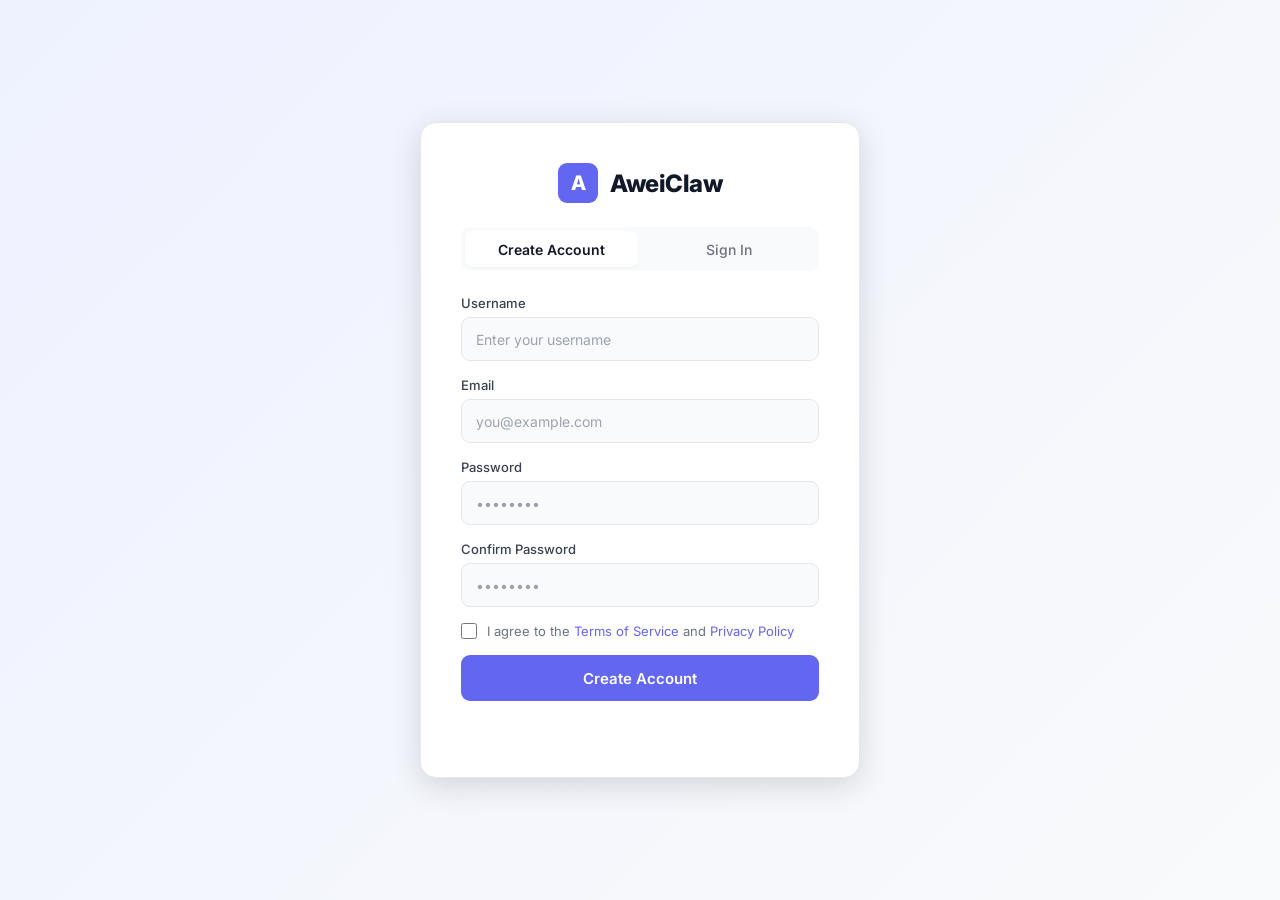
<file: index.html>
<!DOCTYPE html>
<html lang="zh-CN">
<head>
  <meta charset="UTF-8">
  <meta name="viewport" content="width=device-width, initial-scale=1.0">
  <title>AweiClaw - AI-Native Coding Assistant</title>
  <link rel="stylesheet" href="style.css">
  <link rel="preconnect" href="https://fonts.googleapis.com">
  <link rel="preconnect" href="https://fonts.gstatic.com" crossorigin>
  <link href="https://fonts.googleapis.com/css2?family=Inter:wght@400;500;600;700;800&family=JetBrains+Mono:wght@400;500;600&display=swap" rel="stylesheet">
</head>
<body>

<!-- ═══════════════════════════════════════════
     AUTH OVERLAY (注册 / 登录)
     ═══════════════════════════════════════════ -->
<div class="auth-overlay" id="auth-overlay">
  <div class="auth-card">
    <!-- Logo -->
    <div class="auth-logo">
      <div class="auth-logo-icon">A</div>
      <span class="auth-logo-name">AweiClaw</span>
    </div>

    <!-- Tabs -->
    <div class="auth-tabs">
      <button class="auth-tab active" id="tab-register" onclick="switchAuthTab('register')">Create Account</button>
      <button class="auth-tab" id="tab-login" onclick="switchAuthTab('login')">Sign In</button>
    </div>

    <!-- Register Form -->
    <form class="auth-form" id="form-register" onsubmit="handleRegister(event)">
      <div class="form-group">
        <label>Username</label>
        <input type="text" id="reg-username" placeholder="Enter your username" autocomplete="username">
      </div>
      <div class="form-group">
        <label>Email</label>
        <input type="email" id="reg-email" placeholder="you@example.com" autocomplete="email">
      </div>
      <div class="form-group">
        <label>Password</label>
        <input type="password" id="reg-password" placeholder="••••••••" autocomplete="new-password">
      </div>
      <div class="form-group">
        <label>Confirm Password</label>
        <input type="password" id="reg-confirm" placeholder="••••••••" autocomplete="new-password">
      </div>
      <div class="form-terms">
        <input type="checkbox" id="reg-terms">
        <label for="reg-terms">I agree to the <a href="#">Terms of Service</a> and <a href="#">Privacy Policy</a></label>
      </div>
      <button type="submit" class="btn-submit" id="btn-register">Create Account</button>
      <p class="auth-msg" id="reg-msg"></p>
    </form>

    <!-- Login Form -->
    <form class="auth-form hidden" id="form-login" onsubmit="handleLogin(event)">
      <div class="form-group">
        <label>Username or Email</label>
        <input type="text" id="login-id" placeholder="Enter username or email" autocomplete="username">
      </div>
      <div class="form-group">
        <label>Password</label>
        <input type="password" id="login-password" placeholder="••••••••" autocomplete="current-password">
      </div>
      <button type="submit" class="btn-submit" id="btn-login">Sign In</button>
      <p class="auth-msg" id="login-msg"></p>
    </form>
  </div>
</div>

<!-- ═══════════════════════════════════════════
     MAIN APP
     ═══════════════════════════════════════════ -->
<div class="app-container hidden" id="main-app">

  <!-- ═══ Top Navigation ═══ -->
  <header class="top-nav">
    <div class="nav-brand">
      <span class="nav-logo">AweiClaw</span>
      <span class="nav-version">v1.0</span>
    </div>
    <nav class="nav-tabs">
      <button class="nav-tab active" data-page="app" onclick="switchPage('app', this)">
        <svg width="15" height="15" viewBox="0 0 16 16" fill="none"><rect x="1" y="1" width="6" height="6" rx="1" stroke="currentColor" stroke-width="1.5"/><rect x="9" y="1" width="6" height="6" rx="1" stroke="currentColor" stroke-width="1.5"/><rect x="1" y="9" width="6" height="6" rx="1" stroke="currentColor" stroke-width="1.5"/><rect x="9" y="9" width="6" height="6" rx="1" stroke="currentColor" stroke-width="1.5"/></svg>
        App
      </button>
      <button class="nav-tab" data-page="ai" onclick="switchPage('ai', this)">
        <svg width="15" height="15" viewBox="0 0 16 16" fill="none"><path d="M8 1l1.5 4.5H14l-3.5 2.5L12 15 8 11.5 4 15l1.5-7L2 5.5h4.5L8 1z" stroke="currentColor" stroke-width="1.5" stroke-linejoin="round"/></svg>
        AI
      </button>
      <button class="nav-tab" data-page="chat" onclick="switchPage('chat', this)">
        <svg width="15" height="15" viewBox="0 0 16 16" fill="none"><path d="M2 4a2 2 0 012-2h8a2 2 0 012 2v5a2 2 0 01-2 2H6l-3 3V4z" stroke="currentColor" stroke-width="1.5" stroke-linecap="round" stroke-linejoin="round"/></svg>
        Chat
      </button>
      <button class="nav-tab" data-page="products" onclick="switchPage('products', this)">
        <svg width="15" height="15" viewBox="0 0 16 16" fill="none"><rect x="2" y="2" width="5" height="5" rx="1" stroke="currentColor" stroke-width="1.5"/><rect x="9" y="2" width="5" height="5" rx="1" stroke="currentColor" stroke-width="1.5"/><rect x="2" y="9" width="5" height="5" rx="1" stroke="currentColor" stroke-width="1.5"/><rect x="9" y="9" width="5" height="5" rx="1" stroke="currentColor" stroke-width="1.5"/></svg>
        Products
      </button>
      <button class="nav-tab" data-page="landing" onclick="switchPage('landing', this)">
        <svg width="15" height="15" viewBox="0 0 16 16" fill="none"><circle cx="8" cy="8" r="6" stroke="currentColor" stroke-width="1.5"/><path d="M5 8l2 2 4-4" stroke="currentColor" stroke-width="1.5" stroke-linecap="round" stroke-linejoin="round"/></svg>
        Home
      </button>
    </nav>
    <div class="nav-right">
      <button class="theme-btn" id="theme-btn" onclick="toggleTheme()" title="Toggle dark/light mode">🌙</button>
      <span class="nav-user" id="nav-user-display"></span>
      <button class="btn-logout" onclick="handleLogout()">Sign Out</button>
      <span class="nav-status">
        <span class="status-dot"></span>
        AI Ready
      </span>
    </div>
  </header>

  <!-- ═══ PAGE: App 主界面 ═══ -->
  <section class="page active" id="page-app">
    <div class="app-layout" id="app-layout">

      <!-- App Toolbar -->
      <div class="app-toolbar">
        <div class="toolbar-left">
          <span class="toolbar-project-label">Project:</span>
          <select class="toolbar-project-select" id="project-select" onchange="switchProject(this.value)">
            <option value="">— No Project —</option>
          </select>
          <button class="toolbar-btn primary" onclick="showNewProjectDialog()">+ New Project</button>
          <button class="toolbar-btn" onclick="openLocalFile()">📂 Open File</button>
          <div class="tools-dropdown-wrapper">
            <button class="toolbar-btn tools-dropdown-btn" onclick="toggleToolsMenu(event)" title="All Tools">🛠 Tools ▾</button>
            <div class="tools-dropdown-menu hidden" id="tools-dropdown-menu">
              <button class="tools-menu-item" onclick="runCodeReview();toggleToolsMenu()">🔍 AI Code Review</button>
              <button class="tools-menu-item" onclick="showAPITester();toggleToolsMenu()">🔗 API Tester</button>
              <button class="tools-menu-item" onclick="showCodeStats();toggleToolsMenu()">📊 Code Statistics</button>
              <button class="tools-menu-item" onclick="showChatHistory();toggleToolsMenu()">💬 Chat History</button>
              <button class="tools-menu-item" onclick="showSnippetManager();toggleToolsMenu()">📋 Snippet Manager</button>
              <button class="tools-menu-item" onclick="showTimestampConverter();toggleToolsMenu()">🕐 Timestamp Converter</button>
              <button class="tools-menu-item" onclick="showUsageDashboard();toggleToolsMenu()">📊 AI Usage Dashboard</button>
              <button class="tools-menu-item" onclick="generateTests();toggleToolsMenu()">🧪 Generate Tests</button>
              <button class="tools-menu-item" onclick="exportProjectZIP();toggleToolsMenu()">📦 Export ZIP</button>
              <button class="tools-menu-item" onclick="bundleToSingleHTML();toggleToolsMenu()">📄 Bundle to HTML</button>
              <button class="tools-menu-item" onclick="generateCommitMessage();toggleToolsMenu()">💬 AI Commit Msg</button>
              <hr class="tools-menu-divider">
              <button class="tools-menu-item" onclick="explainCurrentCode();toggleToolsMenu()">📖 Explain This Code</button>
            </div>
          </div>
          <input type="file" id="file-input" style="display:none" onchange="handleFileOpen(event)" accept="*/*">
        </div>
        <div class="toolbar-right" id="file-actions" style="display:none">
          <span class="toolbar-filename" id="toolbar-filename">Untitled</span>
          <span class="auto-save-indicator hidden" id="auto-save-indicator">💾 Saved</span>
          <button class="toolbar-btn" onclick="explainCurrentCode()" id="explain-btn" title="Explain This Code">📖 Explain</button>
          <button class="toolbar-btn success" onclick="saveCurrentFile()">💾 Save</button>
          <button class="toolbar-btn" onclick="downloadCurrentFile()">⬇ Download</button>
          <button class="toolbar-btn run" onclick="runCurrentFile()" id="run-btn">▶ Run Locally</button>
        </div>
      </div>

      <!-- App Body -->
      <div class="app-body">
        <!-- Left Sidebar: Projects + Files -->
        <aside class="app-sidebar">
          <div class="sidebar-header">
            <span class="sidebar-title">EXPLORER</span>
            <button class="sidebar-add-btn" title="New File" onclick="showNewFileDialog()">＋</button>
          </div>

          <!-- Empty State -->
          <div class="sidebar-empty" id="sidebar-empty">
            <p>No project open.</p>
            <p>Create a project to start.</p>
          </div>

          <!-- File Tree -->
          <div class="sidebar-tree" id="sidebar-tree" style="display:none"></div>
          <!-- Pinned Files -->
          <div class="sidebar-pinned hidden" id="sidebar-pinned">
            <div class="sidebar-pinned-header">📌 Pinned</div>
            <div id="sidebar-pinned-list"></div>
          </div>
          <!-- Bookmarks -->
          <div class="sidebar-bookmarks hidden" id="sidebar-bookmarks">
            <div class="sidebar-bookmarks-header">🔖 Bookmarks</div>
            <div id="sidebar-bookmarks-list"></div>
          </div>
        </aside>

        <!-- Center Editor -->
        <main class="app-editor">
          <!-- Empty Editor State -->
          <div class="editor-empty" id="editor-empty">
            <div class="editor-empty-icon">{ }</div>
            <h3>No file open</h3>
            <p>Create a new project and file, or open a local file to get started.</p>
            <div class="editor-empty-actions">
              <button class="btn-primary" onclick="showNewProjectDialog()">+ New Project</button>
              <button class="btn-secondary" onclick="openLocalFile()">Open Local File</button>
            </div>
          </div>

          <!-- Editor Area (shown when file is open) -->
          <div class="editor-active hidden" id="editor-active">
            <div class="editor-tabs-bar" id="editor-tabs-bar"></div>
            <div class="editor-content">
              <div class="line-numbers" id="line-numbers"></div>
              <textarea class="code-textarea" id="code-textarea" spellcheck="false" oninput="onCodeChange()" onkeydown="handleEditorKey(event)" ondragover="event.preventDefault()" ondrop="handleFileDrop(event)"></textarea>
              <div class="ghost-text-overlay hidden" id="ghost-text-overlay">
                <span class="ghost-text-content" id="ghost-text-content"></span>
                <span class="ghost-text-hint">Tab to accept</span>
              </div>
              <div class="error-explain-bubble hidden" id="error-explain-bubble" onclick="explainLastError()">
                💡 AI can explain this error — Click here
              </div>
              <div class="tab-context-menu hidden" id="tab-context-menu">
                <button onclick="tabMenuClose()">✕ Close</button>
                <button onclick="tabMenuCloseOthers()">Close Others</button>
                <button onclick="tabMenuCloseAll()">Close All</button>
                <hr>
                <button onclick="tabMenuCopyPath()">📋 Copy Path</button>
              </div>
            </div>

            <!-- Suggestion Panel -->
            <div class="suggest-panel hidden" id="suggest-panel">
              <div class="suggest-header">
                <span class="suggest-label">
                  <span class="suggest-icon">✦</span>
                  <span id="suggest-lang-label">AI Suggestion Library</span>
                </span>
                <span class="suggest-hint">Ctrl+Enter to insert first · Click to insert</span>
              </div>
              <div class="suggest-list" id="suggest-list"></div>
            </div>

            <!-- Run Output Panel -->
            <div class="run-output-panel hidden" id="run-output-panel">
              <div class="run-output-header">
                <span class="run-output-title">▶ Run Output</span>
                <span class="run-output-lang" id="run-output-lang"></span>
                <span class="run-output-time" id="run-output-time"></span>
                <div class="run-output-actions">
                  <button class="run-output-btn" onclick="copyRunOutput()" title="Copy output">📋 Copy</button>
                  <button class="run-output-btn" onclick="closeRunOutput()" title="Close">✕</button>
                </div>
              </div>
              <div class="run-output-content" id="run-output-content">
                <div class="run-output-line dim">Ready to run code...</div>
              </div>
              <div class="run-output-loader hidden" id="run-output-loader">
                <div class="pyodide-progress">
                  <div class="pyodide-bar"><div class="pyodide-fill" id="pyodide-fill"></div></div>
                  <span class="pyodide-status" id="pyodide-status">Loading Python runtime...</span>
                </div>
              </div>
            </div>

            <!-- Terminal -->
            <div class="terminal-panel">
              <div class="terminal-header">
                <span class="terminal-tab-label">Terminal</span>
                <button class="terminal-clear-btn" onclick="clearTerminal()">Clear</button>
              </div>
              <div class="terminal-content" id="terminal-content">
                <div class="term-line dim">AweiClaw Terminal — ready</div>
              </div>
            </div>
          </div>
        </main>

        <!-- Right AI Panel -->
        <aside class="app-ai-panel">
          <div class="ai-header">
            <div class="ai-icon">AI</div>
            <span class="ai-title">AI Assistant</span>
            <span class="ai-model-badge">Awei AI-Coding</span>
          </div>
          <div class="ai-context-bar" id="ai-context-bar" style="display:none">
            <span class="ai-ctx-icon">📄</span>
            <span class="ai-ctx-label" id="ai-ctx-label">Viewing current file</span>
          </div>
          <div class="ai-multi-context hidden" id="ai-multi-context">
            <span style="font-size:11px;color:var(--text-muted);margin-right:4px;">Context:</span>
            <div id="ai-ctx-chips" style="display:flex;flex-wrap:wrap;gap:4px;"></div>
            <button class="ai-ctx-add-btn" onclick="toggleContextPicker()">+ Add File</button>
            <span class="ai-ctx-token-info" id="ai-ctx-tokens">~0 tokens</span>
            <div class="ai-ctx-picker hidden" id="ai-ctx-picker"></div>
          </div>
          <div class="ai-messages" id="ai-messages">
            <div class="ai-msg assistant">
              <p>👋 Hello! I'm your AI assistant powered by <strong>Awei AI-Coding</strong>. I can see your code, create new files, write code, and help you debug or refactor. What would you like to do?</p>
            </div>
          </div>
          <div class="ai-input-area">
            <div class="ai-input-row">
              <textarea class="ai-textarea" id="ai-textarea" placeholder="Ask AI anything... (Shift+Enter for new line, Enter to send)" rows="2" onkeydown="handleAIKey(event)"></textarea>
            </div>
            <div class="ai-input-actions">
              <span class="ai-hint">Enter to send · Shift+Enter to wrap</span>
              <button class="ai-send-btn" onclick="sendAIMessage()">
                <span id="ai-send-label">Send</span>
              </button>
            </div>
          </div>
        </aside>
      </div>
    </div>
  </section>

  <!-- ═══ PAGE: AI Settings (Codex-style) ═══ -->
  <section class="page" id="page-ai">
    <div class="ai-settings-layout">
      <!-- Left Panel: Mode Selection -->
      <div class="ai-settings-left">
        <!-- Mode Selector -->
        <div class="ai-section">
          <div class="ai-section-label">MODE</div>
          <div class="ai-mode-grid" id="ai-mode-grid">
            <button class="ai-mode-card active" data-mode="craft" onclick="setAIMode('craft', this)">
              <span class="mode-icon">🔨</span>
              <div class="mode-info">
                <span class="mode-name">Craft</span>
                <span class="mode-desc">You say, I do. AI writes code and builds.</span>
              </div>
              <span class="mode-check">✓</span>
            </button>
            <button class="ai-mode-card" data-mode="plan" onclick="setAIMode('plan', this)">
              <span class="mode-icon">🔏</span>
              <div class="mode-info">
                <span class="mode-name">Plan</span>
                <span class="mode-desc">Think first, do second. AI creates plan.txt.</span>
              </div>
              <span class="mode-check">✓</span>
            </button>
            <button class="ai-mode-card" data-mode="ask" onclick="setAIMode('ask', this)">
              <span class="mode-icon">❓</span>
              <div class="mode-info">
                <span class="mode-name">Ask</span>
                <span class="mode-desc">Talk only, hands off. AI answers questions.</span>
              </div>
              <span class="mode-check">✓</span>
            </button>
          </div>
        </div>

        <!-- Auto Toggle -->
        <div class="ai-section">
          <div class="ai-section-label">BEHAVIOR</div>
          <div class="ai-auto-row" onclick="toggleAuto()">
            <div class="ai-auto-info">
              <span class="ai-auto-name">Auto Mode</span>
              <span class="ai-auto-desc">Let AI choose the best mode for each request</span>
            </div>
            <div class="ai-toggle" id="ai-auto-toggle">
              <div class="ai-toggle-knob"></div>
            </div>
          </div>
        </div>

        <!-- Permission -->
        <div class="ai-section">
          <div class="ai-section-label">PERMISSION</div>
          <div class="ai-perm-row">
            <select class="ai-perm-select" id="ai-permission" onchange="setPermission(this.value)">
              <option value="default">Default Permission</option>
              <option value="full">Full Permission</option>
            </select>
          </div>
          <div class="ai-perm-desc" id="ai-perm-desc">AI operates with standard safety guards. File operations require confirmation.</div>
        </div>

        <!-- Auto-Save Toggle -->
        <div class="ai-section">
          <div class="ai-section-label">AUTO-SAVE</div>
          <div class="ai-auto-row" onclick="toggleAutoSave()">
            <div class="ai-auto-info">
              <span class="ai-auto-name">Auto-Save</span>
              <span class="ai-auto-desc">Save current file every 30 seconds</span>
            </div>
            <div class="ai-toggle" id="auto-save-toggle">
              <div class="ai-toggle-knob"></div>
            </div>
          </div>
        </div>

        <!-- Language Toggle -->
        <div class="ai-section">
          <div class="ai-section-label">LANGUAGE</div>
          <div class="ai-lang-row">
            <button class="ai-lang-btn active" data-lang="en" onclick="setLanguage('en')">English</button>
            <button class="ai-lang-btn" data-lang="zh" onclick="setLanguage('zh')">中文</button>
          </div>
        </div>
      </div>

      <!-- Right Panel: Model Selection -->
      <div class="ai-settings-right">
        <div class="ai-section">
          <div class="ai-section-label">AI MODEL</div>
          <div class="ai-model-list" id="ai-model-list">
            <button class="ai-model-card active" data-model="awei-studio-master" onclick="setModel('awei-studio-master', this)">
              <div class="model-left">
                <span class="model-icon-master">✦</span>
                <div class="model-info">
                  <span class="model-name">Awei-studio-Master</span>
                  <span class="model-tags"><span class="tag-premium">Premium</span><span class="tag-slow">Slower</span></span>
                </div>
              </div>
              <span class="model-mult">×12.31</span>
            </button>
            <button class="ai-model-card" data-model="awei-ai-max" onclick="setModel('awei-ai-max', this)">
              <div class="model-left">
                <span class="model-icon-premium">⬡</span>
                <div class="model-info">
                  <span class="model-name">Awei-AI-Max</span>
                  <span class="model-tags"><span class="tag-premium">Premium</span></span>
                </div>
              </div>
              <span class="model-mult">×2.8</span>
            </button>
            <button class="ai-model-card" data-model="deepseek-v4" onclick="setModel('deepseek-v4', this)">
              <div class="model-left">
                <span class="model-icon-deep">⬢</span>
                <div class="model-info">
                  <span class="model-name">deepseek-ai/DeepSeek-V4</span>
                  <span class="model-tags"><span class="tag-new">New</span></span>
                </div>
              </div>
              <span class="model-mult">×1.3</span>
            </button>
            <button class="ai-model-card" data-model="awei-ai" onclick="setModel('awei-ai', this)">
              <div class="model-left">
                <span class="model-icon-default">◆</span>
                <div class="model-info">
                  <span class="model-name">Awei-AI</span>
                </div>
              </div>
              <span class="model-mult">×1.2</span>
            </button>
            <button class="ai-model-card" data-model="deepseek-r1" onclick="setModel('deepseek-r1', this)">
              <div class="model-left">
                <span class="model-icon-deep">⬢</span>
                <div class="model-info">
                  <span class="model-name">Deepseek-R1</span>
                </div>
              </div>
              <span class="model-mult">×0.8</span>
            </button>
            <button class="ai-model-card" data-model="awei-ai-pro" onclick="setModel('awei-ai-pro', this)">
              <div class="model-left">
                <span class="model-icon-fast">⚡</span>
                <div class="model-info">
                  <span class="model-name">Awei-AI-Pro</span>
                  <span class="model-tags"><span class="tag-fast">Fast</span></span>
                </div>
              </div>
              <span class="model-mult">×0.3</span>
            </button>
            <button class="ai-model-card" data-model="awei-ai-flash" onclick="setModel('awei-ai-flash', this)">
              <div class="model-left">
                <span class="model-icon-fast">⚡</span>
                <div class="model-info">
                  <span class="model-name">Awei-AI-Flash</span>
                  <span class="model-tags"><span class="tag-flash">Fastest</span></span>
                </div>
              </div>
              <span class="model-mult">×0.15</span>
            </button>
            <button class="ai-model-card" data-model="mushroom-ai-max" onclick="setModel('mushroom-ai-max', this)">
              <div class="model-left">
                <span class="model-icon-mushroom">🍄</span>
                <div class="model-info">
                  <span class="model-name">Mushroom-AI-Max</span>
                </div>
              </div>
              <span class="model-mult">×0.05</span>
            </button>
            <button class="ai-model-card" data-model="mushroom-ai" onclick="setModel('mushroom-ai', this)">
              <div class="model-left">
                <span class="model-icon-mushroom">🍄</span>
                <div class="model-info">
                  <span class="model-name">Mushroom-AI</span>
                </div>
              </div>
              <span class="model-mult">×0.01</span>
            </button>
          </div>
        </div>
      </div>
    </div>
  </section>

  <!-- ═══ Safety Warning Overlay ═══ -->
  <div class="safety-overlay hidden" id="safety-overlay">
    <div class="safety-dialog">
      <div class="safety-icon">⚠️</div>
      <h2 class="safety-title">Full Permission Warning</h2>
      <p class="safety-body">
        Enabling <strong>Full Permission</strong> allows AI to:
      </p>
      <ul class="safety-list">
        <li>Create, modify, and delete files on your local system</li>
        <li>Rename and move files and folders</li>
        <li>Execute shell commands without confirmation</li>
        <li>Install packages and dependencies</li>
      </ul>
      <p class="safety-caution">
        This grants the AI unrestricted access to your workspace. Use with caution and only in trusted environments.
      </p>
      <div class="safety-actions">
        <button class="safety-btn-cancel" onclick="cancelFullPermission()">Cancel</button>
        <button class="safety-btn-confirm" onclick="confirmFullPermission()">I Understand, Enable Full Permission</button>
      </div>
    </div>
  </div>

  <!-- ═══ PAGE: Landing ═══ -->
  <section class="page" id="page-landing">
    <div class="landing-scroll">
      <!-- Hero -->
      <div class="hero-section">
        <div class="hero-left">
          <span class="hero-eyebrow">Open Source · AI-Native Developer Tool</span>
          <h1 class="hero-title">AweiClaw</h1>
          <p class="hero-sub">The AI-native coding assistant that helps you write, refactor, and run code with unprecedented speed. Powered by Awei AI-Coding.</p>
          <div class="hero-cta">
            <button class="cta-primary" onclick="switchPage('app', document.querySelector('[data-page=app]'))">Open App</button>
            <button class="cta-secondary">View on GitHub</button>
          </div>
        </div>
        <div class="hero-right">
          <div class="code-window">
            <div class="code-window-bar">
              <span class="dot red"></span><span class="dot yellow"></span><span class="dot green"></span>
              <span class="code-window-title">main.py</span>
            </div>
            <div class="code-window-content">
              <div class="code-ln"><span class="ln-num">1</span><span class="cl purple">from</span><span class="cl"> aweiclaw </span><span class="cl purple">import</span><span class="cl"> AI</span></div>
              <div class="code-ln"><span class="ln-num">2</span></div>
              <div class="code-ln"><span class="ln-num">3</span><span class="cl green"># Ask AI to generate code</span></div>
              <div class="code-ln"><span class="ln-num">4</span><span class="cl blue">ai</span><span class="cl"> = AI(model=</span><span class="cl amber">"awei-coding"</span><span class="cl">)</span></div>
              <div class="code-ln"><span class="ln-num">5</span><span class="cl blue">result</span><span class="cl"> = ai.generate(</span><span class="cl amber">"Build an API"</span><span class="cl">)</span></div>
              <div class="code-ln"><span class="ln-num">6</span><span class="cl blue">ai</span><span class="cl">.run(result)</span></div>
            </div>
          </div>
        </div>
      </div>

      <!-- Features -->
      <div class="features-section">
        <div class="section-header">
          <h2>Built for Developers</h2>
          <p>Everything you need to code smarter and faster with AI.</p>
        </div>
        <div class="features-grid">
          <div class="feature-card">
            <div class="feature-icon indigo">🤖</div>
            <h3>Real AI — Awei AI-Coding</h3>
            <p>Not a mockup. Every response is powered by our cutting-edge AI coding model, designed to produce production-ready code.</p>
          </div>
          <div class="feature-card">
            <div class="feature-icon green">💾</div>
            <h3>Persistent Projects</h3>
            <p>All your projects and files are permanently saved in your browser. They're there when you come back.</p>
          </div>
          <div class="feature-card">
            <div class="feature-icon amber">▶</div>
            <h3>Run Code Online</h3>
            <p>Run HTML, Python, JavaScript, and Three.js directly in your browser. HTML &amp; 3D preview in real-time, Python &amp; JS output shown instantly.</p>
          </div>
          <div class="feature-card">
            <div class="feature-icon pink">📂</div>
            <h3>Open Local Files</h3>
            <p>Open any file from your computer. The AI can read and help you work with your existing code.</p>
          </div>
        </div>
      </div>
    </div>
  </section>

  <!-- ═══ Global Search Overlay ═══ -->
  <div class="search-overlay hidden" id="search-overlay" onclick="if(event.target===this) closeSearch()">
    <div class="search-panel">
      <div class="search-input-row">
        <input type="text" id="search-input" placeholder="Search across all project files... (Ctrl+Shift+F)" oninput="performSearch()" onkeydown="handleSearchKey(event)">
        <button class="search-toggle" id="search-regex-btn" onclick="toggleSearchRegex()">.*</button>
        <button class="search-toggle" id="search-case-btn" onclick="toggleSearchCase()">Aa</button>
        <button class="search-close-btn" onclick="closeSearch()">✕</button>
      </div>
      <div class="search-results" id="search-results">
        <div class="search-no-results">Type to search across project files...</div>
      </div>
    </div>
  </div>

  <!-- ═══ Code Stats Overlay ═══ -->
  <div class="stats-overlay hidden" id="stats-overlay" onclick="if(event.target===this) closeCodeStats()">
    <div class="stats-panel" id="stats-panel"></div>
  </div>

  <!-- ═══ API Tester Overlay ═══ -->
  <div class="api-tester-overlay hidden" id="api-tester-overlay" onclick="if(event.target===this) closeAPITester()">
    <div class="api-tester-panel">
      <div class="api-tester-header">
        <span class="api-tester-title">🔗 API Tester</span>
        <button class="api-tester-close" onclick="closeAPITester()">✕</button>
      </div>
      <div class="api-tester-body">
        <div class="api-tester-request">
          <div class="api-tester-urlbar">
            <select class="api-method-select" id="api-method">
              <option>GET</option><option>POST</option><option>PUT</option><option>PATCH</option><option>DELETE</option><option>HEAD</option><option>OPTIONS</option>
            </select>
            <input class="api-url-input" id="api-url" placeholder="https://api.example.com/endpoint" onkeydown="if(event.key==='Enter')sendAPIRequest()">
            <button class="api-send-btn" id="api-send-btn" onclick="sendAPIRequest()">Send</button>
          </div>
          <div class="api-tester-tabs">
            <button class="api-tab active" data-tab="headers" onclick="switchAPITab('headers',this)">Headers</button>
            <button class="api-tab" data-tab="body" onclick="switchAPITab('body',this)">Body</button>
          </div>
          <div class="api-tester-editor" id="api-headers-editor">
            <textarea id="api-headers" placeholder='{"Content-Type":"application/json"}'>{"Content-Type":"application/json"}</textarea>
          </div>
          <div class="api-tester-editor hidden" id="api-body-editor">
            <textarea id="api-body" placeholder='{"key":"value"}'></textarea>
          </div>
        </div>
        <div class="api-tester-response">
          <div class="api-response-header" id="api-resp-header" style="display:none">
            <span class="api-response-status" id="api-resp-status"></span>
            <span class="api-response-time" id="api-resp-time"></span>
          </div>
          <div class="api-response-body" id="api-resp-body"></div>
          <div class="api-response-empty" id="api-resp-empty">Send a request to see the response</div>
          <div class="api-save-row">
            <button class="btn-secondary" onclick="saveAPIRequest()">💾 Save Request</button>
            <select id="api-saved-select" onchange="loadSavedAPIRequest(this.value)" style="flex:1;padding:6px;border:1px solid var(--border);border-radius:5px;background:var(--bg-tertiary);color:var(--text-primary);font-size:12px;">
              <option value="">— Load Saved —</option>
            </select>
          </div>
        </div>
      </div>
    </div>
  </div>

  <!-- ═══ Chat History Sidebar ═══ -->
  <div class="chat-history-panel hidden" id="chat-history-panel">
    <div class="chat-history-hd">
      <h3>💬 Chat History</h3>
      <div class="chat-history-actions">
        <button class="btn-secondary" onclick="exportChatHistory()" style="font-size:11px;">📥 Export MD</button>
        <button class="search-close-btn" onclick="closeChatHistory()">✕</button>
      </div>
    </div>
    <div id="chat-history-panel-list" class="chat-history-list"></div>
    <div id="chat-history-empty" class="chat-history-empty hidden">No chat history yet. Start a conversation!</div>
  </div>

  <!-- ═══ Snippet Manager Overlay ═══ -->
  <div class="snippets-overlay hidden" id="snippets-overlay" onclick="if(event.target===this) closeSnippetManager()">
    <div class="snippets-panel" id="snippets-panel"></div>
  </div>

</div>

<!-- ═══ New Project Dialog ═══ -->
<div class="dialog-overlay hidden" id="new-project-dialog">
  <div class="dialog-card">
    <h3 class="dialog-title">New Project</h3>
    <div class="form-group">
      <label>Project Name</label>
      <input type="text" id="new-project-name" placeholder="my-project" autocomplete="off">
    </div>
    <div class="dialog-actions">
      <button class="btn-secondary" onclick="closeDialog('new-project-dialog')">Cancel</button>
      <button class="btn-primary" onclick="createNewProject()">Create</button>
    </div>
  </div>
</div>

<!-- ═══ New File Dialog ═══ -->
<div class="dialog-overlay hidden" id="new-file-dialog">
  <div class="dialog-card">
    <h3 class="dialog-title">New File</h3>
    <div class="form-group">
      <label>File Name</label>
      <input type="text" id="new-file-name" placeholder="index.html" autocomplete="off">
    </div>
    <div class="dialog-actions">
      <button class="btn-secondary" onclick="closeDialog('new-file-dialog')">Cancel</button>
      <button class="btn-primary" onclick="createNewFile()">Create</button>
    </div>
  </div>
</div>

<!-- ═══ Run Preview iframe overlay ═══ -->
<div class="run-overlay hidden" id="run-overlay">
  <div class="run-modal">
    <div class="run-modal-header">
      <span class="run-modal-title" id="run-modal-title">Preview</span>
      <div class="run-modal-actions">
        <button class="btn-secondary" onclick="openRunNewTab()">Open in New Tab</button>
        <button class="btn-secondary" onclick="closeRun()">✕ Close</button>
      </div>
    </div>
    <iframe class="run-iframe" id="run-iframe" sandbox="allow-scripts allow-same-origin allow-forms allow-modals"></iframe>
  </div>
</div>

<!-- Timestamp Converter Overlay -->
<div class="ts-converter-overlay hidden" id="ts-converter-overlay" onclick="if(event.target===this) closeTimestampConverter()">
  <div class="ts-converter-panel">
    <div class="ts-converter-header">
      <span>🕐 Timestamp Converter</span>
      <button class="ts-close-btn" onclick="closeTimestampConverter()">✕</button>
    </div>
    <div class="ts-body">
      <div class="ts-row">
        <label>Unix Timestamp</label>
        <input type="text" id="ts-unix-input" placeholder="e.g. 1750579200 or 1750579200000" oninput="tsToDate()">
        <select id="ts-unit" onchange="tsToDate()">
          <option value="s">Seconds (s)</option>
          <option value="ms">Milliseconds (ms)</option>
        </select>
      </div>
      <div class="ts-row">
        <label>🔽 Converted Date</label>
        <input type="text" id="ts-date-output" readonly>
      </div>
      <div class="ts-row">
        <label>Date Input</label>
        <input type="text" id="ts-date-input" placeholder="e.g. 2026-06-22 11:35:00" oninput="dateToTs()">
      </div>
      <div class="ts-row">
        <label>🔼 Converted Timestamp</label>
        <input type="text" id="ts-unix-output" readonly>
      </div>
      <div class="ts-row ts-now-row">
        <button class="ts-btn" onclick="tsNow()">🕐 Now</button>
        <button class="ts-btn" onclick="tsRelative(-3600)">-1 hour</button>
        <button class="ts-btn" onclick="tsRelative(-86400)">-1 day</button>
        <button class="ts-btn" onclick="tsRelative(-604800)">-1 week</button>
        <button class="ts-btn" onclick="tsRelative(-2592000)">-30 days</button>
      </div>
    </div>
  </div>
</div>

<!-- AI Usage Dashboard Overlay -->
<div class="usage-overlay hidden" id="usage-overlay" onclick="if(event.target===this) closeUsageDashboard()">
  <div class="usage-panel">
    <div class="usage-header">
      <span>📊 AI Usage Dashboard</span>
      <button class="usage-close-btn" onclick="closeUsageDashboard()">✕</button>
    </div>
    <div class="usage-body">
      <div class="usage-cards">
        <div class="usage-card"><span class="usage-card-label">Today Calls</span><span class="usage-card-value" id="usage-today-calls">0</span></div>
        <div class="usage-card"><span class="usage-card-label">Total Tokens</span><span class="usage-card-value" id="usage-total-tokens">0</span></div>
        <div class="usage-card"><span class="usage-card-label">Est. Cost</span><span class="usage-card-value" id="usage-est-cost">¥0.00</span></div>
        <div class="usage-card"><span class="usage-card-label">Total Calls</span><span class="usage-card-value" id="usage-total-calls">0</span></div>
      </div>
      <div class="usage-section">
        <div class="usage-section-title">Model Usage</div>
        <div class="usage-bar-row" id="usage-model-bars"></div>
      </div>
      <div class="usage-section">
        <div class="usage-section-title">Call Timeline (Last 7 days)</div>
        <div class="usage-timeline" id="usage-timeline"></div>
      </div>
    </div>
  </div>
</div>

<!-- ═══════════════════════════════════════════
     AI FORMAL CHAT PAGE (全屏 AI 工作区)
     ═══════════════════════════════════════════ -->
<div class="chat-view hidden" id="chat-view">
  <div class="chat-layout">
    <!-- Left: History Sidebar -->
    <aside class="chat-history-sidebar" id="chat-history-sidebar">
      <div class="chat-history-header">
        <span class="chat-history-title">💬 History</span>
        <button class="chat-history-new-btn" onclick="newChatSession()" title="New Chat">+</button>
      </div>
      <div class="chat-history-list" id="chat-history-list"></div>
      <div class="chat-history-footer">
        <button class="chat-history-clear-btn" onclick="clearAllChatHistory()">Clear All</button>
      </div>
    </aside>

    <!-- Center: Main Chat Area -->
    <main class="chat-main">
      <div class="chat-main-header">
        <h2 class="chat-main-title" id="chat-session-title">New Chat Session</h2>
        <div class="chat-main-actions">
          <button class="chat-action-btn" onclick="importAssistantFiles()" title="Import files from Assistant">📂 Import</button>
          <button class="chat-action-btn" onclick="exportChatMarkdown()" title="Export as Markdown">📥 Export</button>
        </div>
      </div>

      <!-- Operation Steps Panel -->
      <div class="chat-steps-panel hidden" id="chat-steps-panel">
        <div class="chat-steps-header">
          <span class="chat-steps-title">⚙ AI Working...</span>
          <button class="chat-steps-close" onclick="toggleStepsPanel()">×</button>
        </div>
        <div class="chat-steps-list" id="chat-steps-list"></div>
      </div>

      <!-- Messages Area -->
      <div class="chat-messages" id="chat-messages">
        <div class="chat-empty-state" id="chat-empty-state">
          <div class="chat-empty-icon">🤖</div>
          <h3>Awei AI Studio</h3>
          <p>Select experts and describe your task.<br>AI will plan, think, and execute step by step.</p>
          <div class="chat-empty-hints">
            <span>Choose up to 5 experts</span>
            <span>Import code from Assistant</span>
            <span>Watch AI work in real-time</span>
          </div>
        </div>
      </div>

      <!-- Input Area -->
      <div class="chat-input-area">
        <div class="chat-input-files hidden" id="chat-input-files"></div>
        <div class="chat-input-row">
          <textarea class="chat-textarea" id="chat-textarea" placeholder="Describe your task to AI... Shift+Enter for new line, Enter to send" rows="2" onkeydown="handleChatKey(event)"></textarea>
          <button class="chat-send-btn" onclick="sendChatMessage()">
            <span id="chat-send-label">Send</span>
          </button>
        </div>
      </div>
    </main>

    <!-- Right: Config & Experts Panel -->
    <aside class="chat-config-panel" id="chat-config-panel">
      <!-- Section: Work Mode -->
      <div class="chat-config-section">
        <div class="chat-config-section-title">⚡ Work Mode</div>
        <div class="chat-mode-grid" id="chat-mode-grid">
          <button class="chat-mode-card active" data-mode="craft" onclick="setChatMode('craft')">
            <span class="chat-mode-icon">🔨</span>
            <span class="chat-mode-name">Craft</span>
            <span class="chat-mode-desc">AI builds directly</span>
          </button>
          <button class="chat-mode-card" data-mode="plan" onclick="setChatMode('plan')">
            <span class="chat-mode-icon">📋</span>
            <span class="chat-mode-name">Plan</span>
            <span class="chat-mode-desc">Plan first, then execute</span>
          </button>
          <button class="chat-mode-card" data-mode="ask" onclick="setChatMode('ask')">
            <span class="chat-mode-icon">💡</span>
            <span class="chat-mode-name">Ask</span>
            <span class="chat-mode-desc">Questions & guidance</span>
          </button>
        </div>
      </div>

      <!-- Section: Model Config -->
      <div class="chat-config-section">
        <div class="chat-config-section-title">🧠 Model</div>
        <select class="chat-config-select" id="chat-model-select" onchange="setChatModel(this.value)">
          <option value="deepseek-ai/DeepSeek-R1-0528-Qwen3-8B">Awei AI (DeepSeek-R1)</option>
          <option value="Qwen/Qwen3-235B-A22B">Awei AI-Max (Qwen3-235B)</option>
          <option value="deepseek-ai/DeepSeek-V3">Awei AI-Pro (DeepSeek-V3)</option>
        </select>
      </div>

      <!-- Section: Settings -->
      <div class="chat-config-section">
        <div class="chat-config-section-title">⚙ Settings</div>
        <label class="chat-config-toggle">
          <input type="checkbox" id="chat-autosave-toggle" onchange="toggleChatAutoSave()">
          <span>Auto Save</span>
        </label>
        <label class="chat-config-toggle">
          <input type="checkbox" id="chat-secure-toggle" onchange="toggleChatSecure()">
          <span>Safe Mode</span>
        </label>
      </div>

      <!-- Section: Experts -->
      <div class="chat-config-section">
        <div class="chat-config-section-title">👥 Experts <span class="chat-expert-count" id="chat-expert-count">0/5</span></div>
        <div class="chat-expert-search">
          <input type="text" class="chat-expert-search-input" id="chat-expert-search" placeholder="Search experts..." oninput="filterExperts()">
        </div>
        <div class="chat-expert-categories" id="chat-expert-categories"></div>
        <div class="chat-expert-list" id="chat-expert-list"></div>
        <div class="chat-selected-experts" id="chat-selected-experts"></div>
      </div>
    </aside>
  </div>
</div>

<!-- ═══════════════════════════════════════════
     PRODUCTS VIEWING PAGE (成品观察页)
     ═══════════════════════════════════════════ -->
<div class="products-view hidden" id="products-view">
  <div class="products-header">
    <h2 class="products-title">📦 Generated Products</h2>
    <button class="products-clear-btn" onclick="clearAllProducts()">Clear All</button>
  </div>
  <div class="products-empty hidden" id="products-empty">
    <div class="products-empty-icon">📭</div>
    <p>No products yet. Complete an AI task in the Chat page to see results here.</p>
  </div>
  <div class="products-grid" id="products-grid"></div>
</div>

<script src="script.js"></script>
</body>
</html>
</file>
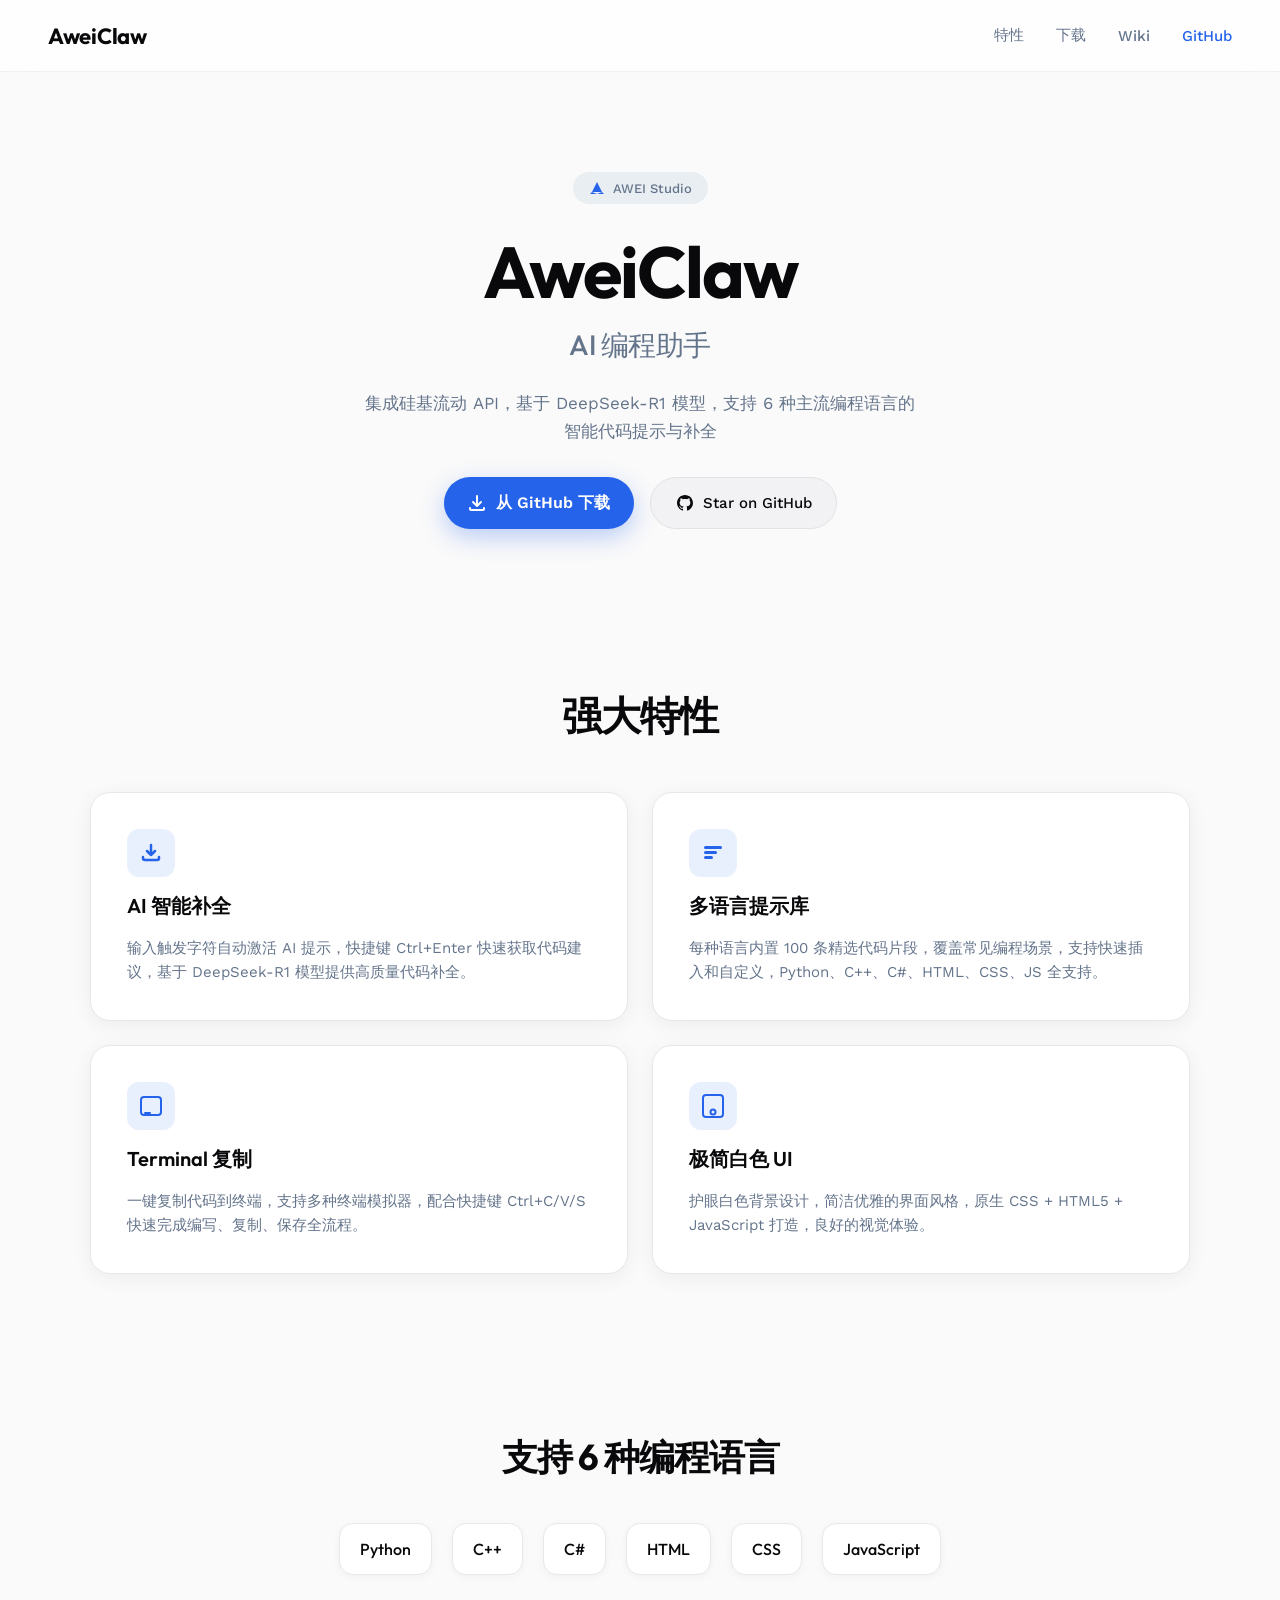
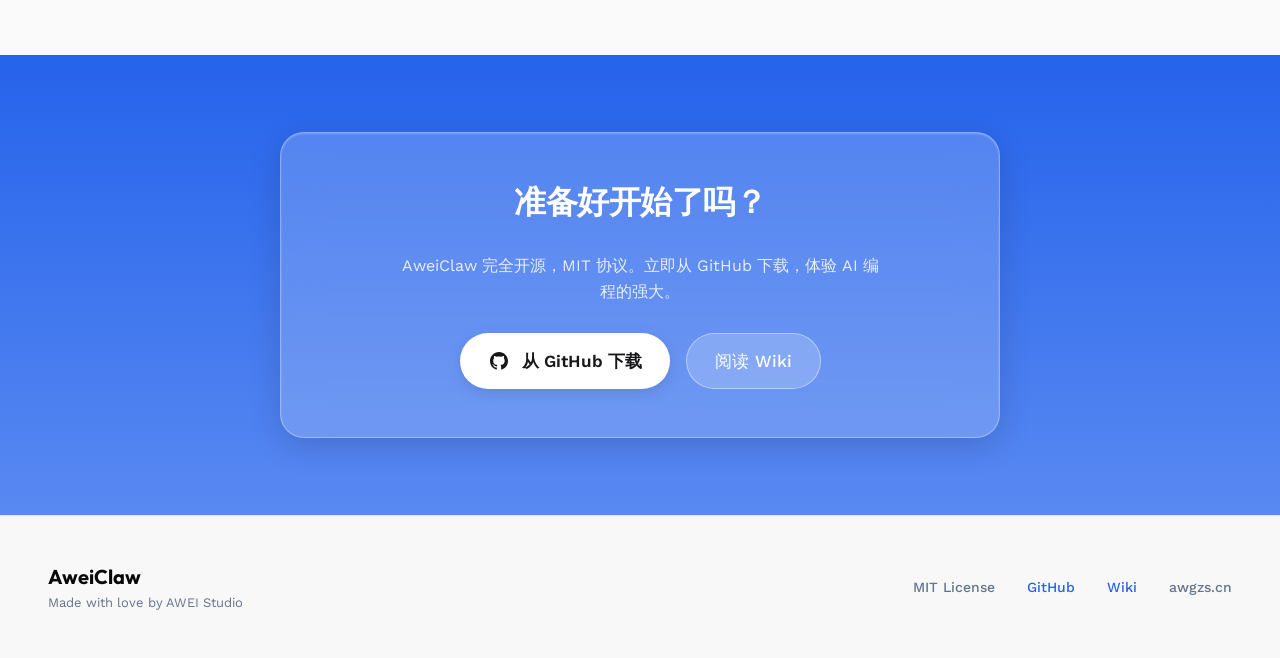
<file: landing/index.html>
<!DOCTYPE html>
<html lang="zh-CN">
<head>
<meta charset="UTF-8">
<meta name="viewport" content="width=device-width, initial-scale=1.0">
<title>AweiClaw - AI 编程助手</title>
<link rel="preconnect" href="https://fonts.googleapis.com">
<link rel="preconnect" href="https://fonts.gstatic.com" crossorigin>
<link href="https://fonts.googleapis.com/css2?family=Outfit:wght@400;500;600;700&family=Work+Sans:wght@400;500;600&display=swap" rel="stylesheet">
<style>
*, *::before, *::after {
  margin: 0;
  padding: 0;
  box-sizing: border-box;
}

:root {
  --bg-page: #FAFAFA;
  --bg-card: #FFFFFF;
  --text-primary: #09090B;
  --text-secondary: #64748B;
  --accent: #2563EB;
  --accent-light: rgba(37, 99, 235, 0.10);
  --accent-shadow: rgba(37, 99, 235, 0.30);
  --border-light: #E3E3E7;
  --border-subtle: rgba(227, 227, 231, 0.50);
  --glass-bg: rgba(255, 255, 255, 0.72);
  --cta-glass: rgba(255, 255, 255, 0.18);
  --badge-bg: #E8EEF2;
  --ghost-bg: #F2F2F5;
}

body {
  font-family: 'Work Sans', sans-serif;
  background: var(--bg-page);
  color: var(--text-primary);
  -webkit-font-smoothing: antialiased;
  -moz-osx-font-smoothing: grayscale;
}

h1, h2, h3, .outfit {
  font-family: 'Outfit', sans-serif;
}

.page {
  display: flex;
  flex-direction: column;
  align-items: center;
  width: 100%;
  max-width: 1440px;
  margin: 0 auto;
}

/* ========== NavBar ========== */
nav {
  position: sticky;
  top: 0;
  z-index: 100;
  width: 100%;
  height: 72px;
  padding: 0 48px;
  display: flex;
  align-items: center;
  justify-content: space-between;
  background: var(--glass-bg);
  backdrop-filter: blur(20px);
  -webkit-backdrop-filter: blur(20px);
  border-bottom: 1px solid var(--border-subtle);
}

nav .logo {
  font-family: 'Outfit', sans-serif;
  font-size: 22px;
  font-weight: 700;
  color: var(--text-primary);
  letter-spacing: -0.3px;
}

.nav-links {
  display: flex;
  align-items: center;
  gap: 32px;
}

.nav-links a {
  font-size: 15px;
  font-weight: 500;
  color: var(--text-secondary);
  text-decoration: none;
  transition: color 0.2s ease;
}

.nav-links a:hover {
  color: var(--text-primary);
}

.nav-links a.accent-link {
  color: var(--accent);
}

/* ========== Hero ========== */
.hero {
  display: flex;
  flex-direction: column;
  align-items: center;
  text-align: center;
  padding: 100px 48px 80px;
  gap: 28px;
  width: 100%;
}

.badge {
  display: inline-flex;
  align-items: center;
  gap: 8px;
  padding: 8px 16px;
  border-radius: 18px;
  background: var(--badge-bg);
  font-size: 13px;
  font-weight: 500;
  color: var(--text-secondary);
}

.badge svg {
  width: 16px;
  height: 16px;
}

.hero h1 {
  font-family: 'Outfit', sans-serif;
  font-size: 72px;
  font-weight: 700;
  letter-spacing: -2px;
  color: var(--text-primary);
  line-height: 1.1;
}

.hero .subtitle {
  font-family: 'Outfit', sans-serif;
  font-size: 28px;
  font-weight: 500;
  letter-spacing: -0.5px;
  color: var(--text-secondary);
  margin-top: -12px;
}

.hero .description {
  font-size: 17px;
  font-weight: 400;
  color: var(--text-secondary);
  max-width: 560px;
  line-height: 28px;
  margin-top: -4px;
}

.cta-row {
  display: flex;
  align-items: center;
  gap: 16px;
  margin-top: 4px;
}

.btn-primary {
  display: inline-flex;
  align-items: center;
  gap: 10px;
  height: 52px;
  padding: 0 24px;
  border-radius: 26px;
  background: var(--accent);
  color: #FFFFFF;
  font-size: 16px;
  font-weight: 600;
  text-decoration: none;
  box-shadow: 0 8px 24px var(--accent-shadow);
  transition: transform 0.2s ease, box-shadow 0.2s ease;
}

.btn-primary:hover {
  transform: translateY(-1px);
  box-shadow: 0 12px 32px var(--accent-shadow);
}

.btn-primary svg {
  width: 18px;
  height: 18px;
}

.btn-ghost {
  display: inline-flex;
  align-items: center;
  gap: 8px;
  height: 52px;
  padding: 0 24px;
  border-radius: 26px;
  background: var(--ghost-bg);
  border: 1.5px solid var(--border-light);
  color: var(--text-primary);
  font-size: 15px;
  font-weight: 500;
  text-decoration: none;
  transition: background 0.2s ease;
}

.btn-ghost:hover {
  background: #EBEBEE;
}

.btn-ghost svg {
  width: 20px;
  height: 20px;
}

/* ========== Features ========== */
.features {
  display: flex;
  flex-direction: column;
  align-items: center;
  padding: 80px 48px;
  gap: 48px;
  width: 100%;
}

.features h2 {
  font-family: 'Outfit', sans-serif;
  font-size: 40px;
  font-weight: 700;
  letter-spacing: -1px;
  color: var(--text-primary);
}

.features-grid {
  display: grid;
  grid-template-columns: 1fr 1fr;
  gap: 24px;
  width: 100%;
  max-width: 1100px;
}

.feature-card {
  display: flex;
  flex-direction: column;
  gap: 16px;
  padding: 36px;
  border-radius: 20px;
  background: var(--bg-card);
  border: 1px solid #E8E8EC;
  box-shadow: 0 4px 20px rgba(0,0,0,0.06);
  transition: transform 0.25s ease, box-shadow 0.25s ease;
}

.feature-card:hover {
  transform: translateY(-2px);
  box-shadow: 0 8px 32px rgba(0,0,0,0.08);
}

.feature-card .card-icon {
  width: 48px;
  height: 48px;
  border-radius: 12px;
  background: var(--accent-light);
  display: flex;
  align-items: center;
  justify-content: center;
}

.feature-card .card-icon svg {
  width: 24px;
  height: 24px;
}

.feature-card h3 {
  font-family: 'Outfit', sans-serif;
  font-size: 20px;
  font-weight: 600;
  color: var(--text-primary);
}

.feature-card p {
  font-size: 15px;
  font-weight: 400;
  color: var(--text-secondary);
  line-height: 24px;
}

/* ========== Languages ========== */
.languages {
  display: flex;
  flex-direction: column;
  align-items: center;
  padding: 80px 48px;
  gap: 40px;
  width: 100%;
}

.languages h2 {
  font-family: 'Outfit', sans-serif;
  font-size: 36px;
  font-weight: 700;
  letter-spacing: -1px;
  color: var(--text-primary);
}

.lang-row {
  display: flex;
  align-items: center;
  gap: 20px;
  flex-wrap: wrap;
  justify-content: center;
}

.lang-tag {
  display: inline-flex;
  align-items: center;
  justify-content: center;
  height: 52px;
  padding: 0 20px;
  border-radius: 14px;
  background: var(--bg-card);
  border: 1px solid #E8E8EC;
  font-family: 'Outfit', sans-serif;
  font-size: 16px;
  font-weight: 500;
  color: var(--text-primary);
  box-shadow: 0 2px 8px rgba(0,0,0,0.04);
  transition: transform 0.2s ease, box-shadow 0.2s ease;
}

.lang-tag:hover {
  transform: translateY(-1px);
  box-shadow: 0 4px 16px rgba(0,0,0,0.06);
}

/* ========== CTA Section ========== */
.cta {
  display: flex;
  flex-direction: column;
  align-items: center;
  justify-content: center;
  padding: 80px 48px;
  width: 100%;
  height: 460px;
  background: linear-gradient(180deg, #2563EB 0%, #5989F2 100%);
}

.glass-card {
  display: flex;
  flex-direction: column;
  align-items: center;
  gap: 28px;
  padding: 48px;
  border-radius: 24px;
  background: var(--cta-glass);
  backdrop-filter: blur(20px);
  -webkit-backdrop-filter: blur(20px);
  border: 1px solid rgba(255,255,255,0.30);
  box-shadow: 0 8px 32px rgba(0,0,0,0.15), inset 0 1px 2px rgba(255,255,255,0.25);
  max-width: 720px;
  width: 100%;
}

.glass-card h2 {
  font-family: 'Outfit', sans-serif;
  font-size: 32px;
  font-weight: 700;
  letter-spacing: -0.5px;
  color: #FFFFFF;
}

.glass-card p {
  font-size: 16px;
  font-weight: 400;
  color: rgba(255,255,255,0.85);
  max-width: 480px;
  text-align: center;
  line-height: 26px;
}

.glass-cta-row {
  display: flex;
  align-items: center;
  gap: 16px;
}

.btn-white {
  display: inline-flex;
  align-items: center;
  gap: 12px;
  height: 56px;
  padding: 0 28px;
  border-radius: 28px;
  background: #FFFFFF;
  color: #18181B;
  font-size: 17px;
  font-weight: 600;
  text-decoration: none;
  box-shadow: 0 4px 16px rgba(0,0,0,0.10);
  transition: transform 0.2s ease, box-shadow 0.2s ease;
}

.btn-white:hover {
  transform: translateY(-1px);
  box-shadow: 0 8px 24px rgba(0,0,0,0.15);
}

.btn-white svg {
  width: 22px;
  height: 22px;
}

.btn-outline-white {
  display: inline-flex;
  align-items: center;
  gap: 10px;
  height: 56px;
  padding: 0 28px;
  border-radius: 28px;
  background: rgba(255,255,255,0.20);
  border: 1.5px solid rgba(255,255,255,0.40);
  color: #FFFFFF;
  font-size: 17px;
  font-weight: 500;
  text-decoration: none;
  transition: background 0.2s ease;
}

.btn-outline-white:hover {
  background: rgba(255,255,255,0.30);
}

/* ========== Footer ========== */
footer {
  display: flex;
  align-items: center;
  justify-content: space-between;
  padding: 48px 48px;
  width: 100%;
  background: #F8F8F8;
  border-top: 1px solid #E8E8EC;
}

.footer-left {
  display: flex;
  flex-direction: column;
  gap: 6px;
}

.footer-left .logo {
  font-family: 'Outfit', sans-serif;
  font-size: 20px;
  font-weight: 700;
  color: var(--text-primary);
}

.footer-left .by {
  font-size: 13px;
  font-weight: 400;
  color: var(--text-secondary);
}

.footer-right {
  display: flex;
  align-items: center;
  gap: 32px;
}

.footer-right a {
  font-size: 14px;
  font-weight: 500;
  color: var(--text-secondary);
  text-decoration: none;
  transition: color 0.2s ease;
}

.footer-right a:hover {
  color: var(--text-primary);
}

.footer-right a.highlight {
  color: var(--accent);
}

/* ========== Responsive ========== */
@media (max-width: 768px) {
  .hero h1 { font-size: 48px; letter-spacing: -1px; }
  .hero .subtitle { font-size: 22px; }
  .hero .description { font-size: 15px; max-width: 100%; }
  .features h2 { font-size: 30px; }
  .languages h2 { font-size: 28px; }
  .features-grid { grid-template-columns: 1fr; }
  .glass-card { padding: 32px 24px; }
  .glass-card h2 { font-size: 26px; }
  .cta-row, .glass-cta-row { flex-direction: column; width: 100%; }
  .btn-primary, .btn-ghost, .btn-white, .btn-outline-white { width: 100%; justify-content: center; }
  nav { padding: 0 24px; }
  .nav-links { gap: 16px; }
  .nav-links a { font-size: 13px; }
  footer { flex-direction: column; gap: 24px; text-align: center; }
  .footer-right { flex-wrap: wrap; justify-content: center; gap: 20px; }
}
</style>
</head>
<body>

<div class="page">

  <!-- ============ NavBar ============ -->
  <nav>
    <span class="logo">AweiClaw</span>
    <div class="nav-links">
      <a href="#features">特性</a>
      <a href="#download">下载</a>
      <a href="https://github.com/fox12387/Awei-claw/wiki" target="_blank">Wiki</a>
      <a href="https://github.com/fox12387/Awei-claw" target="_blank" class="accent-link">GitHub</a>
    </div>
  </nav>

  <!-- ============ Hero ============ -->
  <section class="hero">
    <div class="badge">
      <svg viewBox="0 0 16 16" fill="none" xmlns="http://www.w3.org/2000/svg">
        <path d="M8 2L3 12H13L8 2Z" fill="#2563EB"/>
        <path d="M3 12L1 14H8L3 12Z" fill="#2563EB"/>
        <path d="M13 12L15 14H8L13 12Z" fill="#2563EB"/>
      </svg>
      AWEI Studio
    </div>
    <h1>AweiClaw</h1>
    <p class="subtitle">AI 编程助手</p>
    <p class="description">
      集成硅基流动 API，基于 DeepSeek-R1 模型，支持 6 种主流编程语言的智能代码提示与补全
    </p>
    <div class="cta-row">
      <a href="https://github.com/fox12387/Awei-claw" target="_blank" class="btn-primary">
        <svg viewBox="0 0 18 18" fill="none" xmlns="http://www.w3.org/2000/svg">
          <path d="M9 2V12M9 12L5 8M9 12L13 8" stroke="white" stroke-width="2" stroke-linecap="round" stroke-linejoin="round"/>
          <path d="M2 14V15C2 15.5523 2.44772 16 3 16H15C15.5523 16 16 15.5523 16 15V14" stroke="white" stroke-width="2" stroke-linecap="round"/>
        </svg>
        从 GitHub 下载
      </a>
      <a href="https://github.com/fox12387/Awei-claw" target="_blank" class="btn-ghost">
        <svg viewBox="0 0 20 20" fill="none" xmlns="http://www.w3.org/2000/svg">
          <path d="M10 2C5.58 2 2 5.58 2 10C2 13.54 4.29 16.53 7.47 17.59C7.87 17.66 8.02 17.42 8.02 17.21C8.02 17.02 8.01 16.39 8.01 15.72C5.78 16.2 5.31 14.78 5.31 14.78C4.92 13.75 4.37 13.52 4.37 13.52C3.6 13 4.43 13.01 4.43 13.01C5.28 13.07 5.73 13.9 5.73 13.9C6.42 15.15 7.62 14.78 8.05 14.56C8.12 14.06 8.33 13.7 8.55 13.5C6.66 13.28 4.68 12.6 4.68 9.53C4.68 8.66 4.97 7.98 5.48 7.44C5.4 7.23 5.13 6.42 5.56 5.33C5.56 5.33 6.23 5.12 8 6.15C8.65 5.97 9.33 5.88 10.01 5.88C10.69 5.88 11.37 5.97 12.02 6.15C13.79 5.12 14.46 5.33 14.46 5.33C14.89 6.42 14.62 7.23 14.54 7.44C15.05 7.98 15.34 8.66 15.34 9.53C15.34 12.6 13.36 13.28 11.47 13.5C11.76 13.76 12.01 14.25 12.01 15C12.01 16.02 12 16.86 12 17.21C12 17.42 12.15 17.67 12.55 17.59C15.73 16.52 18 13.54 18 10C18 5.58 14.42 2 10 2Z" fill="#09090B"/>
        </svg>
        Star on GitHub
      </a>
    </div>
  </section>

  <!-- ============ Features ============ -->
  <section class="features" id="features">
    <h2>强大特性</h2>
    <div class="features-grid">
      <div class="feature-card">
        <div class="card-icon">
          <svg viewBox="0 0 24 24" fill="none" xmlns="http://www.w3.org/2000/svg">
            <path d="M12 4v10m0 0l-4-4m4 4l4-4" stroke="#2563EB" stroke-width="2.5" stroke-linecap="round" stroke-linejoin="round"/>
            <path d="M4 16v1a2 2 0 002 2h12a2 2 0 002-2v-1" stroke="#2563EB" stroke-width="2.5" stroke-linecap="round"/>
          </svg>
        </div>
        <h3>AI 智能补全</h3>
        <p>输入触发字符自动激活 AI 提示，快捷键 Ctrl+Enter 快速获取代码建议，基于 DeepSeek-R1 模型提供高质量代码补全。</p>
      </div>
      <div class="feature-card">
        <div class="card-icon">
          <svg viewBox="0 0 24 24" fill="none" xmlns="http://www.w3.org/2000/svg">
            <rect x="3" y="5" width="18" height="3" rx="1.5" fill="#2563EB"/>
            <rect x="3" y="10" width="13" height="3" rx="1.5" fill="#2563EB"/>
            <rect x="3" y="15" width="9" height="3" rx="1.5" fill="#2563EB"/>
          </svg>
        </div>
        <h3>多语言提示库</h3>
        <p>每种语言内置 100 条精选代码片段，覆盖常见编程场景，支持快速插入和自定义，Python、C++、C#、HTML、CSS、JS 全支持。</p>
      </div>
      <div class="feature-card">
        <div class="card-icon">
          <svg viewBox="0 0 24 24" fill="none" xmlns="http://www.w3.org/2000/svg">
            <rect x="2" y="3" width="20" height="18" rx="3" stroke="#2563EB" stroke-width="2"/>
            <path d="M6 19h5" stroke="#2563EB" stroke-width="2" stroke-linecap="round"/>
          </svg>
        </div>
        <h3>Terminal 复制</h3>
        <p>一键复制代码到终端，支持多种终端模拟器，配合快捷键 Ctrl+C/V/S 快速完成编写、复制、保存全流程。</p>
      </div>
      <div class="feature-card">
        <div class="card-icon">
          <svg viewBox="0 0 24 24" fill="none" xmlns="http://www.w3.org/2000/svg">
            <rect x="2" y="1" width="20" height="22" rx="3" stroke="#2563EB" stroke-width="2"/>
            <circle cx="12" cy="18" r="2.5" stroke="#2563EB" stroke-width="2"/>
          </svg>
        </div>
        <h3>极简白色 UI</h3>
        <p>护眼白色背景设计，简洁优雅的界面风格，原生 CSS + HTML5 + JavaScript 打造，良好的视觉体验。</p>
      </div>
    </div>
  </section>

  <!-- ============ Languages ============ -->
  <section class="languages">
    <h2>支持 6 种编程语言</h2>
    <div class="lang-row">
      <span class="lang-tag">Python</span>
      <span class="lang-tag">C++</span>
      <span class="lang-tag">C#</span>
      <span class="lang-tag">HTML</span>
      <span class="lang-tag">CSS</span>
      <span class="lang-tag">JavaScript</span>
    </div>
  </section>

  <!-- ============ CTA ============ -->
  <section class="cta" id="download">
    <div class="glass-card">
      <h2>准备好开始了吗？</h2>
      <p>AweiClaw 完全开源，MIT 协议。立即从 GitHub 下载，体验 AI 编程的强大。</p>
      <div class="glass-cta-row">
        <a href="https://github.com/fox12387/Awei-claw" target="_blank" class="btn-white">
          <svg viewBox="0 0 22 22" fill="none" xmlns="http://www.w3.org/2000/svg">
            <path d="M11 2C6.03 2 2 6.03 2 11C2 15.09 4.61 18.47 8.24 19.62C8.69 19.72 8.86 19.46 8.86 19.24C8.86 19.04 8.85 18.29 8.85 17.49C6.38 18.02 5.78 16.29 5.78 16.29C5.34 15.12 4.76 14.87 4.76 14.87C3.92 14.32 4.82 14.33 4.82 14.33C5.75 14.4 6.23 15.29 6.23 15.29C7.09 16.87 8.39 16.46 8.85 16.22C8.93 15.68 9.15 15.28 9.4 15.07C7.37 14.84 5.24 14.12 5.24 10.59C5.24 9.63 5.55 8.89 6.11 8.28C6.02 8.05 5.69 7.16 6.16 5.97C6.16 5.97 6.88 5.75 8.85 6.87C9.53 6.67 10.24 6.57 10.96 6.57C11.68 6.57 12.4 6.67 13.07 6.87C15.04 5.75 15.76 5.97 15.76 5.97C16.23 7.16 15.9 8.05 15.81 8.28C16.37 8.89 16.68 9.63 16.68 10.59C16.68 14.12 14.55 14.84 12.53 15.07C12.85 15.35 13.13 15.9 13.13 16.75C13.13 17.93 13.12 18.84 13.12 19.24C13.12 19.47 13.3 19.74 13.72 19.62C17.39 18.46 20 15.09 20 11C20 6.03 15.97 2 11 2Z" fill="#18181B"/>
          </svg>
          从 GitHub 下载
        </a>
        <a href="https://github.com/fox12387/Awei-claw/wiki" target="_blank" class="btn-outline-white">
          阅读 Wiki
        </a>
      </div>
    </div>
  </section>

  <!-- ============ Footer ============ -->
  <footer>
    <div class="footer-left">
      <span class="logo">AweiClaw</span>
      <span class="by">Made with love by AWEI Studio</span>
    </div>
    <div class="footer-right">
      <a href="https://github.com/fox12387/Awei-claw/blob/main/LICENSE" target="_blank">MIT License</a>
      <a href="https://github.com/fox12387/Awei-claw" target="_blank" class="highlight">GitHub</a>
      <a href="https://github.com/fox12387/Awei-claw/wiki" target="_blank" class="highlight">Wiki</a>
      <a href="https://awgzs.cn" target="_blank">awgzs.cn</a>
    </div>
  </footer>

</div>

</body>
</html>
</file>
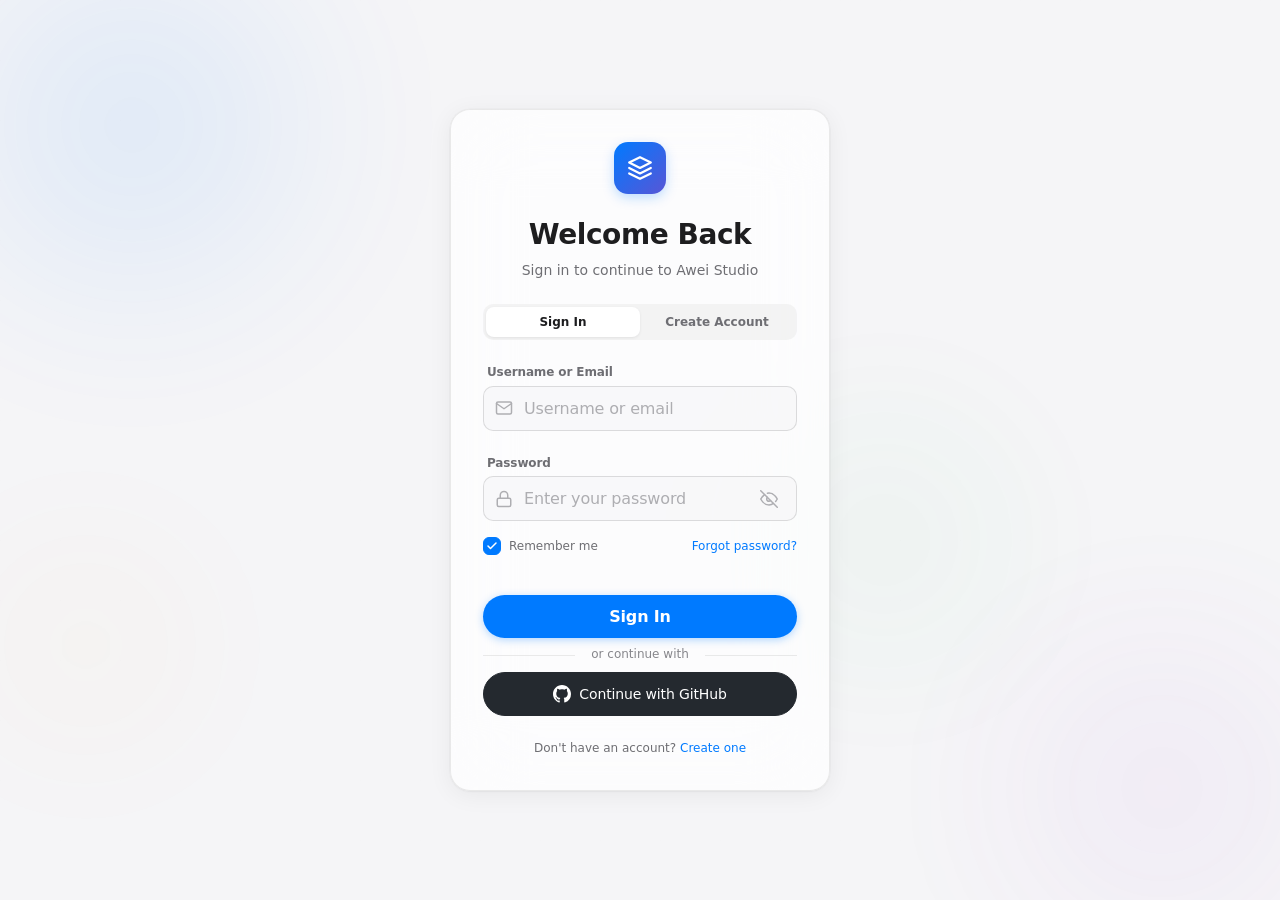
<file: AweiClaw-desktop/www/login.html>
<!DOCTYPE html>
<html lang="zh-CN">
<head>
<meta charset="UTF-8">
<meta name="viewport" content="width=device-width, initial-scale=1.0">
<title>Sign In — Awei Studio</title>
<style>
/* ============================================
   Apple-Style Design System — Design Tokens
   ============================================ */
:root {
  /* Color Palette */
  --apple-blue:        #007AFF;
  --apple-blue-hover:  #0066D6;
  --apple-blue-active: #0055B3;
  --apple-blue-light:  #E8F2FF;

  --bg-primary:        #F5F5F7;
  --bg-card:           rgba(255, 255, 255, 0.72);
  --bg-card-solid:     #FFFFFF;
  --bg-input:          rgba(245, 245, 247, 0.6);

  --text-primary:      #1D1D1F;
  --text-secondary:    #6E6E73;
  --text-tertiary:     #86868B;
  --text-placeholder:  #AEAEB2;

  --border-subtle:     rgba(0, 0, 0, 0.08);
  --border-input:      rgba(0, 0, 0, 0.12);
  --border-focus:      rgba(0, 122, 255, 0.5);

  --shadow-card:       0 4px 24px rgba(0, 0, 0, 0.06),
                       0 1px 3px rgba(0, 0, 0, 0.04),
                       0 0 0 0.5px rgba(0, 0, 0, 0.04);
  --shadow-card-hover: 0 8px 40px rgba(0, 0, 0, 0.08),
                       0 2px 8px rgba(0, 0, 0, 0.04),
                       0 0 0 0.5px rgba(0, 0, 0, 0.06);
  --shadow-button:     0 2px 8px rgba(0, 122, 255, 0.3);

  /* Typography — mimics SF Pro */
  --font-sans: -apple-system, BlinkMacSystemFont, 'SF Pro Display', 'SF Pro Text',
               'Helvetica Neue', 'Segoe UI', system-ui, sans-serif;
  --font-mono: 'SF Mono', 'JetBrains Mono', 'Fira Code', monospace;

  --fs-caption: 0.75rem;
  --fs-body:    0.875rem;
  --fs-input:   1rem;
  --fs-title:   1.375rem;
  --fs-hero:    1.75rem;

  --fw-regular: 400;
  --fw-medium:  500;
  --fw-semibold:600;
  --fw-bold:    700;

  --lh-body:    1.47059;

  /* Spacing (4px base) */
  --sp-1:  4px;
  --sp-2:  8px;
  --sp-3:  12px;
  --sp-4:  16px;
  --sp-5:  20px;
  --sp-6:  24px;
  --sp-8:  32px;
  --sp-10: 40px;
  --sp-12: 48px;
  --sp-16: 64px;

  /* Radii — Apple's signature continuous curves */
  --radius-sm:   6px;
  --radius-md:   10px;
  --radius-lg:   14px;
  --radius-xl:   20px;
  --radius-full: 980px;

  /* Transitions */
  --ease-apple: cubic-bezier(0.25, 0.1, 0.25, 1);
  --spring-smooth: cubic-bezier(0.16, 1, 0.3, 1);
  --dur-fast:   120ms;
  --dur-normal: 250ms;
  --dur-slow:   450ms;
}

/* ============================================
   Reset & Base
   ============================================ */
*, *::before, *::after { box-sizing: border-box; margin: 0; padding: 0; }

html, body {
  height: 100%;
  overflow: hidden;
}

body {
  font-family: var(--font-sans);
  font-size: var(--fs-body);
  line-height: var(--lh-body);
  color: var(--text-primary);
  background: var(--bg-primary);
  -webkit-font-smoothing: antialiased;
  -moz-osx-font-smoothing: grayscale;
  display: flex;
  align-items: center;
  justify-content: center;
  position: relative;
}

/* ============================================
   Animated Background Ambient
   ============================================ */
.ambient-layer {
  position: fixed;
  inset: 0;
  pointer-events: none;
  z-index: 0;
  overflow: hidden;
}

.ambient-orb {
  position: absolute;
  border-radius: 50%;
  filter: blur(80px);
  opacity: 0.45;
  animation: orbFloat 20s ease-in-out infinite;
}

.ambient-orb:nth-child(1) {
  width: 520px;
  height: 520px;
  background: radial-gradient(circle, rgba(0, 122, 255, 0.25), transparent 70%);
  top: -15%;
  left: -10%;
  animation-delay: 0s;
}

.ambient-orb:nth-child(2) {
  width: 440px;
  height: 440px;
  background: radial-gradient(circle, rgba(175, 82, 222, 0.18), transparent 70%);
  bottom: -12%;
  right: -8%;
  animation-delay: -7s;
  animation-duration: 24s;
}

.ambient-orb:nth-child(3) {
  width: 360px;
  height: 360px;
  background: radial-gradient(circle, rgba(52, 199, 89, 0.14), transparent 70%);
  top: 40%;
  left: 55%;
  animation-delay: -14s;
  animation-duration: 18s;
}

.ambient-orb:nth-child(4) {
  width: 300px;
  height: 300px;
  background: radial-gradient(circle, rgba(255, 149, 0, 0.12), transparent 70%);
  top: 55%;
  left: -5%;
  animation-delay: -3s;
  animation-duration: 22s;
}

@keyframes orbFloat {
  0%, 100% { transform: translate(0, 0) scale(1); }
  25%      { transform: translate(3%, -2%) scale(1.04); }
  50%      { transform: translate(-1%, 3%) scale(0.96); }
  75%      { transform: translate(-3%, -1%) scale(1.03); }
}

/* Subtle grid overlay */
.ambient-grid {
  position: fixed;
  inset: 0;
  pointer-events: none;
  z-index: 0;
  opacity: 0.018;
  background-image:
    linear-gradient(rgba(0, 0, 0, 0.1) 1px, transparent 1px),
    linear-gradient(90deg, rgba(0, 0, 0, 0.1) 1px, transparent 1px);
  background-size: 60px 60px;
}

/* ============================================
   Login Container
   ============================================ */
.login-wrapper {
  position: relative;
  z-index: 1;
  width: 100%;
  max-width: 420px;
  padding: var(--sp-5);
}

/* ============================================
   Card — Frosted Glass
   ============================================ */
.login-card {
  background: var(--bg-card);
  backdrop-filter: blur(40px) saturate(180%);
  -webkit-backdrop-filter: blur(40px) saturate(180%);
  border-radius: var(--radius-xl);
  box-shadow: var(--shadow-card);
  border: 1px solid var(--border-subtle);
  padding: var(--sp-8) var(--sp-8) var(--sp-8);
  animation: cardEnter 0.6s var(--spring-smooth);
  transition: box-shadow var(--dur-slow) var(--ease-apple);
}

.login-card:hover {
  box-shadow: var(--shadow-card-hover);
}

@keyframes cardEnter {
  from { opacity: 0; transform: translateY(16px) scale(0.98); }
  to   { opacity: 1; transform: translateY(0) scale(1); }
}

/* ============================================
   Header
   ============================================ */
.login-header {
  text-align: center;
  margin-bottom: var(--sp-6);
}

.login-logo {
  width: 52px;
  height: 52px;
  margin: 0 auto var(--sp-5);
  background: linear-gradient(135deg, #007AFF, #5856D6);
  border-radius: var(--radius-lg);
  display: flex;
  align-items: center;
  justify-content: center;
  box-shadow: 0 4px 12px rgba(0, 122, 255, 0.25);
  animation: logoEnter 0.5s var(--spring-smooth) 0.1s both;
}

@keyframes logoEnter {
  from { opacity: 0; transform: scale(0.8) translateY(-8px); }
  to   { opacity: 1; transform: scale(1) translateY(0); }
}

.login-logo svg {
  width: 26px;
  height: 26px;
  stroke: white;
}

.login-title {
  font-size: var(--fs-hero);
  font-weight: var(--fw-bold);
  color: var(--text-primary);
  letter-spacing: -0.015em;
  margin-bottom: var(--sp-1);
  animation: fadeSlideUp 0.5s var(--spring-smooth) 0.15s both;
}

.login-subtitle {
  font-size: var(--fs-body);
  color: var(--text-secondary);
  font-weight: var(--fw-regular);
  animation: fadeSlideUp 0.5s var(--spring-smooth) 0.2s both;
}

@keyframes fadeSlideUp {
  from { opacity: 0; transform: translateY(6px); }
  to   { opacity: 1; transform: translateY(0); }
}

/* ============================================
   Auth Tabs — Apple segmented control style
   ============================================ */
.auth-tabs {
  display: flex;
  gap: 0;
  margin-bottom: var(--sp-6);
  background: rgba(0, 0, 0, 0.04);
  border-radius: var(--radius-md);
  padding: 3px;
  animation: fadeSlideUp 0.5s var(--spring-smooth) 0.22s both;
}

.auth-tab {
  flex: 1;
  padding: var(--sp-2) var(--sp-4);
  font-family: var(--font-sans);
  font-size: var(--fs-caption);
  font-weight: var(--fw-semibold);
  color: var(--text-secondary);
  background: transparent;
  border: none;
  border-radius: calc(var(--radius-md) - 2px);
  cursor: pointer;
  transition: all var(--dur-fast) var(--ease-apple);
  white-space: nowrap;
}

.auth-tab.active {
  background: var(--bg-card-solid);
  color: var(--text-primary);
  box-shadow: 0 1px 3px rgba(0, 0, 0, 0.08);
}

.auth-tab:hover:not(.active) {
  color: var(--text-primary);
}

/* ============================================
   Auth Forms (login / register)
   ============================================ */
.auth-form {
  display: flex;
  flex-direction: column;
  gap: var(--sp-5);
  animation: fadeSlideUp 0.5s var(--spring-smooth) 0.25s both;
}

.auth-form.hidden {
  display: none;
}

/* Field Group */
.field-group {
  display: flex;
  flex-direction: column;
  gap: var(--sp-1);
}

.field-label {
  font-size: var(--fs-caption);
  font-weight: var(--fw-semibold);
  color: var(--text-secondary);
  text-transform: none;
  letter-spacing: -0.01em;
  padding-left: var(--sp-1);
}

/* Input — Apple style */
.input-wrapper {
  position: relative;
  display: flex;
  align-items: center;
}

.input-icon {
  position: absolute;
  left: var(--sp-3);
  pointer-events: none;
  display: flex;
  align-items: center;
  color: var(--text-placeholder);
  transition: color var(--dur-fast) var(--ease-apple);
}

.input-icon svg {
  width: 18px;
  height: 18px;
}

.input-field {
  width: 100%;
  padding: var(--sp-3) var(--sp-4) var(--sp-3) var(--sp-10);
  font-family: var(--font-sans);
  font-size: var(--fs-input);
  font-weight: var(--fw-regular);
  color: var(--text-primary);
  background: var(--bg-input);
  border: 1px solid var(--border-input);
  border-radius: var(--radius-md);
  outline: none;
  transition: all var(--dur-fast) var(--ease-apple);
  letter-spacing: -0.01em;
}

.input-field::placeholder {
  color: var(--text-placeholder);
}

.input-field:hover {
  border-color: rgba(0, 0, 0, 0.2);
}

.input-field:focus {
  border-color: var(--apple-blue);
  box-shadow: 0 0 0 4px rgba(0, 122, 255, 0.1);
  background: var(--bg-card-solid);
}

.input-field:focus ~ .input-icon,
.input-wrapper:focus-within .input-icon {
  color: var(--apple-blue);
}

/* Password toggle */
.password-toggle {
  position: absolute;
  right: var(--sp-3);
  display: flex;
  align-items: center;
  justify-content: center;
  width: 32px;
  height: 32px;
  border: none;
  background: transparent;
  cursor: pointer;
  color: var(--text-placeholder);
  border-radius: var(--radius-sm);
  transition: all var(--dur-fast) var(--ease-apple);
  padding: 0;
}

.password-toggle:hover {
  color: var(--text-secondary);
  background: rgba(0, 0, 0, 0.04);
}

.password-toggle:active {
  transform: scale(0.92);
}

.password-toggle svg {
  width: 18px;
  height: 18px;
}

/* Row: remember + forgot */
.form-row {
  display: flex;
  align-items: center;
  justify-content: space-between;
  margin-top: calc(-1 * var(--sp-2));
}

/* Custom checkbox — Apple style */
.checkbox-label {
  display: flex;
  align-items: center;
  gap: var(--sp-2);
  font-size: var(--fs-caption);
  color: var(--text-secondary);
  cursor: pointer;
  user-select: none;
  -webkit-tap-highlight-color: transparent;
}

.checkbox-label a {
  color: var(--apple-blue);
  text-decoration: none;
}

.checkbox-label a:hover { opacity: 0.7; }

.checkbox-input {
  position: absolute;
  opacity: 0;
  width: 0;
  height: 0;
}

.checkbox-custom {
  width: 18px;
  height: 18px;
  border: 1.5px solid var(--border-input);
  border-radius: var(--radius-sm);
  background: var(--bg-card-solid);
  display: flex;
  align-items: center;
  justify-content: center;
  transition: all var(--dur-fast) var(--ease-apple);
  flex-shrink: 0;
}

.checkbox-custom svg {
  width: 12px;
  height: 12px;
  opacity: 0;
  transform: scale(0.6);
  transition: all var(--dur-fast) var(--ease-apple);
}

.checkbox-input:checked + .checkbox-custom {
  background: var(--apple-blue);
  border-color: var(--apple-blue);
}

.checkbox-input:checked + .checkbox-custom svg {
  opacity: 1;
  transform: scale(1);
}

.checkbox-input:focus-visible + .checkbox-custom {
  box-shadow: 0 0 0 3px rgba(0, 122, 255, 0.2);
}

.forgot-link {
  font-size: var(--fs-caption);
  color: var(--apple-blue);
  text-decoration: none;
  font-weight: var(--fw-medium);
  transition: opacity var(--dur-fast);
}

.forgot-link:hover {
  opacity: 0.7;
}

/* ============================================
   Submit Button — Apple's signature blue pill
   ============================================ */
.btn-signin {
  display: flex;
  align-items: center;
  justify-content: center;
  width: 100%;
  padding: var(--sp-3) var(--sp-6);
  font-family: var(--font-sans);
  font-size: var(--fs-input);
  font-weight: var(--fw-semibold);
  color: #FFFFFF;
  background: var(--apple-blue);
  border: none;
  border-radius: var(--radius-full);
  cursor: pointer;
  transition: all var(--dur-fast) var(--ease-apple);
  letter-spacing: -0.01em;
  position: relative;
  overflow: hidden;
  box-shadow: var(--shadow-button);
  -webkit-tap-highlight-color: transparent;
}

.btn-signin:hover {
  background: var(--apple-blue-hover);
  box-shadow: 0 4px 14px rgba(0, 122, 255, 0.35);
  transform: translateY(-1px);
}

.btn-signin:active {
  background: var(--apple-blue-active);
  transform: scale(0.98);
  box-shadow: 0 1px 4px rgba(0, 122, 255, 0.2);
}

.btn-signin:focus-visible {
  outline: none;
  box-shadow: 0 0 0 4px rgba(0, 122, 255, 0.35), var(--shadow-button);
}

/* Loading state */
.btn-signin.loading {
  pointer-events: none;
  color: transparent;
}

.btn-signin .spinner {
  position: absolute;
  width: 20px;
  height: 20px;
  opacity: 0;
  transition: opacity var(--dur-fast);
}

.btn-signin.loading .spinner {
  opacity: 1;
}

.spinner circle {
  fill: none;
  stroke: white;
  stroke-width: 2.5;
  stroke-linecap: round;
  stroke-dasharray: 60;
  stroke-dashoffset: 60;
  animation: spin 1.2s linear infinite;
  transform-origin: center;
}

@keyframes spin {
  to { transform: rotate(360deg); }
}

/* Success flash */
.btn-signin.success {
  background: #34C759;
  box-shadow: 0 2px 8px rgba(52, 199, 89, 0.3);
}

/* ============================================
   Auth message (error / success banner)
   ============================================ */
.auth-msg {
  text-align: center;
  font-size: var(--fs-caption);
  font-weight: var(--fw-medium);
  padding: 0;
  margin: 0;
  transition: all var(--dur-fast) var(--ease-apple);
}

.auth-msg.error {
  color: #FF3B30;
}

.auth-msg.success {
  color: #34C759;
}

/* ============================================
   Divider & Social
   ============================================ */
.divider {
  display: flex;
  align-items: center;
  gap: var(--sp-4);
  margin: var(--sp-2) 0;
}

.divider-line {
  flex: 1;
  height: 1px;
  background: var(--border-subtle);
}

.divider-text {
  font-size: var(--fs-caption);
  color: var(--text-tertiary);
  font-weight: var(--fw-medium);
  flex-shrink: 0;
}

.social-buttons {
  display: flex;
  flex-direction: column;
  gap: var(--sp-2);
}

.btn-social {
  display: flex;
  align-items: center;
  justify-content: center;
  gap: var(--sp-2);
  width: 100%;
  padding: var(--sp-3) var(--sp-6);
  font-family: var(--font-sans);
  font-size: var(--fs-body);
  font-weight: var(--fw-medium);
  color: var(--text-primary);
  background: var(--bg-card-solid);
  border: 1px solid var(--border-input);
  border-radius: var(--radius-full);
  cursor: pointer;
  transition: all var(--dur-fast) var(--ease-apple);
  letter-spacing: -0.01em;
  -webkit-tap-highlight-color: transparent;
}

.btn-social:hover {
  background: #F5F5F7;
  border-color: rgba(0, 0, 0, 0.18);
  transform: translateY(-1px);
}

.btn-social:active {
  transform: scale(0.98);
  background: #ECECF0;
}

.btn-social:focus-visible {
  outline: none;
  box-shadow: 0 0 0 4px rgba(0, 122, 255, 0.15);
}

.btn-social svg {
  width: 18px;
  height: 18px;
  flex-shrink: 0;
}

/* ============================================
   Footer
   ============================================ */
.login-footer {
  text-align: center;
  margin-top: var(--sp-6);
  font-size: var(--fs-caption);
  color: var(--text-secondary);
  animation: fadeSlideUp 0.5s var(--spring-smooth) 0.3s both;
}

.login-footer a {
  color: var(--apple-blue);
  text-decoration: none;
  font-weight: var(--fw-medium);
  transition: opacity var(--dur-fast);
}

.login-footer a:hover {
  opacity: 0.7;
}

/* ============================================
   Error State
   ============================================ */
.field-error {
  font-size: var(--fs-caption);
  color: #FF3B30;
  padding-left: var(--sp-1);
  opacity: 0;
  transform: translateY(-4px);
  transition: all var(--dur-fast) var(--ease-apple);
  height: 0;
  overflow: hidden;
}

.field-error.visible {
  opacity: 1;
  transform: translateY(0);
  height: auto;
  margin-top: var(--sp-1);
}

.input-field.error {
  border-color: #FF3B30;
  box-shadow: 0 0 0 4px rgba(255, 59, 48, 0.1);
}

/* Shake animation for errors */
@keyframes shake {
  0%, 100% { transform: translateX(0); }
  20%      { transform: translateX(-6px); }
  40%      { transform: translateX(6px); }
  60%      { transform: translateX(-4px); }
  80%      { transform: translateX(4px); }
}

.shake {
  animation: shake 0.5s var(--ease-apple);
}

/* ============================================
   Responsive
   ============================================ */
@media (max-width: 480px) {
  .login-wrapper {
    padding: var(--sp-4);
  }

  .login-card {
    padding: var(--sp-6) var(--sp-5) var(--sp-5);
    border-radius: var(--radius-lg);
  }

  .login-title {
    font-size: var(--fs-title);
  }

  .ambient-orb:nth-child(1) { width: 300px; height: 300px; }
  .ambient-orb:nth-child(2) { width: 260px; height: 260px; }
  .ambient-orb:nth-child(3) { width: 220px; height: 220px; }
  .ambient-orb:nth-child(4) { width: 180px; height: 180px; }
}

/* ============================================
   GitHub OAuth Modal
   ============================================ */
.oauth-modal-overlay {
  position: fixed;
  inset: 0;
  background: rgba(0, 0, 0, 0.4);
  backdrop-filter: blur(8px);
  -webkit-backdrop-filter: blur(8px);
  z-index: 100;
  display: flex;
  align-items: center;
  justify-content: center;
  opacity: 0;
  pointer-events: none;
  transition: opacity var(--dur-normal) var(--ease-apple);
}

.oauth-modal-overlay.active {
  opacity: 1;
  pointer-events: auto;
}

.oauth-modal {
  background: var(--bg-card);
  backdrop-filter: blur(40px) saturate(180%);
  -webkit-backdrop-filter: blur(40px) saturate(180%);
  border-radius: var(--radius-xl);
  box-shadow: var(--shadow-card);
  border: 1px solid var(--border-subtle);
  padding: var(--sp-8);
  max-width: 380px;
  width: calc(100% - var(--sp-8));
  text-align: center;
  transform: translateY(12px) scale(0.97);
  transition: transform var(--dur-slow) var(--spring-smooth);
}

.oauth-modal-overlay.active .oauth-modal {
  transform: translateY(0) scale(1);
}

.oauth-modal-icon {
  width: 56px;
  height: 56px;
  margin: 0 auto var(--sp-5);
  background: #24292F;
  border-radius: var(--radius-lg);
  display: flex;
  align-items: center;
  justify-content: center;
}

.oauth-modal-icon svg {
  width: 30px;
  height: 30px;
  fill: white;
}

.oauth-modal h3 {
  font-size: var(--fs-title);
  font-weight: var(--fw-bold);
  color: var(--text-primary);
  margin-bottom: var(--sp-2);
  letter-spacing: -0.01em;
}

.oauth-modal p {
  font-size: var(--fs-body);
  color: var(--text-secondary);
  margin-bottom: var(--sp-5);
  line-height: 1.5;
}

.oauth-code-display {
  display: flex;
  align-items: center;
  justify-content: center;
  gap: var(--sp-3);
  margin-bottom: var(--sp-5);
}

.oauth-code {
  font-family: var(--font-mono);
  font-size: 1.5rem;
  font-weight: var(--fw-bold);
  color: var(--text-primary);
  background: var(--bg-input);
  border: 1px dashed var(--border-input);
  border-radius: var(--radius-md);
  padding: var(--sp-3) var(--sp-6);
  letter-spacing: 0.15em;
  user-select: all;
  cursor: pointer;
  transition: all var(--dur-fast) var(--ease-apple);
}

.oauth-code:hover {
  border-color: var(--apple-blue);
  background: var(--apple-blue-light);
}

.oauth-code.copied {
  border-color: #34C759;
  background: rgba(52, 199, 89, 0.08);
  color: #34C759;
}

.oauth-steps {
  text-align: left;
  margin-bottom: var(--sp-5);
}

.oauth-step {
  display: flex;
  align-items: flex-start;
  gap: var(--sp-3);
  margin-bottom: var(--sp-3);
  font-size: var(--fs-body);
  color: var(--text-secondary);
}

.oauth-step-num {
  width: 22px;
  height: 22px;
  background: var(--text-secondary);
  color: white;
  border-radius: 50%;
  font-size: var(--fs-caption);
  font-weight: var(--fw-semibold);
  display: flex;
  align-items: center;
  justify-content: center;
  flex-shrink: 0;
}

.oauth-open-btn {
  display: inline-flex;
  align-items: center;
  gap: var(--sp-2);
  padding: var(--sp-2) var(--sp-4);
  font-family: var(--font-sans);
  font-size: var(--fs-body);
  font-weight: var(--fw-semibold);
  color: #FFFFFF;
  background: #24292F;
  border: none;
  border-radius: var(--radius-full);
  cursor: pointer;
  transition: all var(--dur-fast) var(--ease-apple);
  text-decoration: none;
}

.oauth-open-btn:hover {
  background: #1B1F23;
  transform: translateY(-1px);
  box-shadow: 0 4px 12px rgba(0, 0, 0, 0.25);
}

.oauth-open-btn:active {
  transform: scale(0.97);
}

.oauth-status {
  font-size: var(--fs-caption);
  color: var(--text-tertiary);
  margin-top: var(--sp-3);
  display: flex;
  align-items: center;
  justify-content: center;
  gap: var(--sp-2);
}

.oauth-status-dot {
  width: 8px;
  height: 8px;
  border-radius: 50%;
  background: var(--text-tertiary);
  animation: pulse 1.5s ease-in-out infinite;
}

@keyframes pulse {
  0%, 100% { opacity: 1; transform: scale(1); }
  50%      { opacity: 0.4; transform: scale(0.85); }
}

.oauth-modal-close {
  margin-top: var(--sp-5);
  font-size: var(--fs-caption);
  color: var(--text-tertiary);
  background: none;
  border: none;
  cursor: pointer;
  font-family: var(--font-sans);
  transition: color var(--dur-fast);
}

.oauth-modal-close:hover {
  color: var(--text-secondary);
}

/* GitHub social button specific */
.btn-social.github-btn {
  background: #24292F;
  color: white;
  border-color: #24292F;
}

.btn-social.github-btn:hover {
  background: #1B1F23;
  border-color: #1B1F23;
}

.btn-social.github-btn:active {
  background: #161A1E;
}

.btn-social.github-btn svg {
  fill: white;
}

.btn-social.github-btn.loading-state {
  pointer-events: none;
  opacity: 0.7;
}

/* Reduced motion */
@media (prefers-reduced-motion: reduce) {
  *, *::before, *::after {
    animation-duration: 0.01ms !important;
    animation-iteration-count: 1 !important;
    transition-duration: 0.01ms !important;
  }
}
</style>
</head>
<body>

<!-- Ambient Background -->
<div class="ambient-layer" aria-hidden="true">
  <div class="ambient-orb"></div>
  <div class="ambient-orb"></div>
  <div class="ambient-orb"></div>
  <div class="ambient-orb"></div>
</div>
<div class="ambient-grid" aria-hidden="true"></div>

<!-- Login Container -->
<div class="login-wrapper">
  <div class="login-card">

    <!-- Header -->
    <header class="login-header">
      <div class="login-logo" aria-hidden="true">
        <svg viewBox="0 0 24 24" fill="none" stroke-width="2" stroke-linecap="round" stroke-linejoin="round">
          <path d="M12 2L2 7l10 5 10-5-10-5z"/>
          <path d="M2 17l10 5 10-5"/>
          <path d="M2 12l10 5 10-5"/>
        </svg>
      </div>
      <h1 class="login-title" id="loginTitle">Welcome Back</h1>
      <p class="login-subtitle" id="loginSubtitle">Sign in to continue to Awei Studio</p>
    </header>

    <!-- Tabs -->
    <div class="auth-tabs">
      <button class="auth-tab active" id="tab-login" onclick="switchAuthTab('login')">Sign In</button>
      <button class="auth-tab" id="tab-register" onclick="switchAuthTab('register')">Create Account</button>
    </div>

    <!-- ═══════ LOGIN FORM ═══════ -->
    <form class="auth-form" id="loginForm" novalidate autocomplete="on">

      <div class="field-group">
        <label class="field-label" for="login-email">Username or Email</label>
        <div class="input-wrapper">
          <span class="input-icon" aria-hidden="true">
            <svg viewBox="0 0 24 24" fill="none" stroke="currentColor" stroke-width="2" stroke-linecap="round" stroke-linejoin="round">
              <path d="M4 4h16c1.1 0 2 .9 2 2v12c0 1.1-.9 2-2 2H4c-1.1 0-2-.9-2-2V6c0-1.1.9-2 2-2z"/>
              <polyline points="22,6 12,13 2,6"/>
            </svg>
          </span>
          <input type="text" id="login-email" class="input-field" placeholder="Username or email" autocomplete="username" required>
        </div>
        <span class="field-error" id="loginEmailError" role="alert">Please enter your username or email.</span>
      </div>

      <div class="field-group">
        <label class="field-label" for="login-password">Password</label>
        <div class="input-wrapper">
          <span class="input-icon" aria-hidden="true">
            <svg viewBox="0 0 24 24" fill="none" stroke="currentColor" stroke-width="2" stroke-linecap="round" stroke-linejoin="round">
              <rect x="3" y="11" width="18" height="11" rx="2" ry="2"/>
              <path d="M7 11V7a5 5 0 0110 0v4"/>
            </svg>
          </span>
          <input type="password" id="login-password" class="input-field" placeholder="Enter your password" autocomplete="current-password" required minlength="6">
          <button type="button" class="password-toggle" id="loginPwToggle" aria-label="Show password" tabindex="-1">
            <svg id="loginEyeOff" viewBox="0 0 24 24" fill="none" stroke="currentColor" stroke-width="2" stroke-linecap="round" stroke-linejoin="round">
              <path d="M17.94 17.94A10.07 10.07 0 0112 20c-7 0-11-8-11-8a18.45 18.45 0 015.06-5.94"/>
              <path d="M9.9 4.24A9.12 9.12 0 0112 4c7 0 11 8 11 8a18.5 18.5 0 01-2.16 3.19"/>
              <path d="M14.12 14.12a3 3 0 11-4.24-4.24"/>
              <line x1="1" y1="1" x2="23" y2="23"/>
            </svg>
            <svg id="loginEyeOn" viewBox="0 0 24 24" fill="none" stroke="currentColor" stroke-width="2" stroke-linecap="round" stroke-linejoin="round" style="display:none">
              <path d="M1 12s4-8 11-8 11 8 11 8-4 8-11 8-11-8-11-8z"/>
              <circle cx="12" cy="12" r="3"/>
            </svg>
          </button>
        </div>
        <span class="field-error" id="loginPwError" role="alert">Password must be at least 6 characters.</span>
      </div>

      <div class="form-row">
        <label class="checkbox-label">
          <input type="checkbox" class="checkbox-input" id="remember" checked>
          <span class="checkbox-custom" aria-hidden="true">
            <svg viewBox="0 0 24 24" fill="none" stroke="white" stroke-width="3" stroke-linecap="round" stroke-linejoin="round">
              <polyline points="20 6 9 17 4 12"/>
            </svg>
          </span>
          Remember me
        </label>
        <a href="#" class="forgot-link" tabindex="-1">Forgot password?</a>
      </div>

      <p class="auth-msg" id="login-msg"></p>

      <button type="submit" class="btn-signin" id="loginSubmitBtn">
        <span class="btn-text">Sign In</span>
        <svg class="spinner" viewBox="0 0 24 24" aria-hidden="true">
          <circle cx="12" cy="12" r="10"/>
        </svg>
      </button>
    </form>

    <!-- ═══════ REGISTER FORM ═══════ -->
    <form class="auth-form hidden" id="registerForm" novalidate autocomplete="on">

      <div class="field-group">
        <label class="field-label" for="reg-username">Username</label>
        <div class="input-wrapper">
          <span class="input-icon" aria-hidden="true">
            <svg viewBox="0 0 24 24" fill="none" stroke="currentColor" stroke-width="2" stroke-linecap="round" stroke-linejoin="round">
              <path d="M20 21v-2a4 4 0 00-4-4H8a4 4 0 00-4 4v2"/>
              <circle cx="12" cy="7" r="4"/>
            </svg>
          </span>
          <input type="text" id="reg-username" class="input-field" placeholder="Choose a username" autocomplete="username" required>
        </div>
        <span class="field-error" id="regUserError" role="alert">Please enter a username.</span>
      </div>

      <div class="field-group">
        <label class="field-label" for="reg-email">Email</label>
        <div class="input-wrapper">
          <span class="input-icon" aria-hidden="true">
            <svg viewBox="0 0 24 24" fill="none" stroke="currentColor" stroke-width="2" stroke-linecap="round" stroke-linejoin="round">
              <path d="M4 4h16c1.1 0 2 .9 2 2v12c0 1.1-.9 2-2 2H4c-1.1 0-2-.9-2-2V6c0-1.1.9-2 2-2z"/>
              <polyline points="22,6 12,13 2,6"/>
            </svg>
          </span>
          <input type="email" id="reg-email" class="input-field" placeholder="name@example.com" autocomplete="email" required>
        </div>
        <span class="field-error" id="regEmailError" role="alert">Please enter a valid email address.</span>
      </div>

      <div class="field-group">
        <label class="field-label" for="reg-password">Password</label>
        <div class="input-wrapper">
          <span class="input-icon" aria-hidden="true">
            <svg viewBox="0 0 24 24" fill="none" stroke="currentColor" stroke-width="2" stroke-linecap="round" stroke-linejoin="round">
              <rect x="3" y="11" width="18" height="11" rx="2" ry="2"/>
              <path d="M7 11V7a5 5 0 0110 0v4"/>
            </svg>
          </span>
          <input type="password" id="reg-password" class="input-field" placeholder="At least 6 characters" autocomplete="new-password" required minlength="6">
          <button type="button" class="password-toggle" id="regPwToggle" aria-label="Show password" tabindex="-1">
            <svg id="regEyeOff" viewBox="0 0 24 24" fill="none" stroke="currentColor" stroke-width="2" stroke-linecap="round" stroke-linejoin="round">
              <path d="M17.94 17.94A10.07 10.07 0 0112 20c-7 0-11-8-11-8a18.45 18.45 0 015.06-5.94"/>
              <path d="M9.9 4.24A9.12 9.12 0 0112 4c7 0 11 8 11 8a18.5 18.5 0 01-2.16 3.19"/>
              <path d="M14.12 14.12a3 3 0 11-4.24-4.24"/>
              <line x1="1" y1="1" x2="23" y2="23"/>
            </svg>
            <svg id="regEyeOn" viewBox="0 0 24 24" fill="none" stroke="currentColor" stroke-width="2" stroke-linecap="round" stroke-linejoin="round" style="display:none">
              <path d="M1 12s4-8 11-8 11 8 11 8-4 8-11 8-11-8-11-8z"/>
              <circle cx="12" cy="12" r="3"/>
            </svg>
          </button>
        </div>
        <span class="field-error" id="regPwError" role="alert">Password must be at least 6 characters.</span>
      </div>

      <div class="field-group">
        <label class="field-label" for="reg-confirm">Confirm Password</label>
        <div class="input-wrapper">
          <span class="input-icon" aria-hidden="true">
            <svg viewBox="0 0 24 24" fill="none" stroke="currentColor" stroke-width="2" stroke-linecap="round" stroke-linejoin="round">
              <rect x="3" y="11" width="18" height="11" rx="2" ry="2"/>
              <path d="M7 11V7a5 5 0 0110 0v4"/>
            </svg>
          </span>
          <input type="password" id="reg-confirm" class="input-field" placeholder="Repeat your password" autocomplete="new-password" required minlength="6">
        </div>
        <span class="field-error" id="regConfirmError" role="alert">Passwords do not match.</span>
      </div>

      <div class="form-row">
        <label class="checkbox-label">
          <input type="checkbox" class="checkbox-input" id="reg-terms">
          <span class="checkbox-custom" aria-hidden="true">
            <svg viewBox="0 0 24 24" fill="none" stroke="white" stroke-width="3" stroke-linecap="round" stroke-linejoin="round">
              <polyline points="20 6 9 17 4 12"/>
            </svg>
          </span>
          I agree to the <a href="#" onclick="return false">Terms</a> &amp; <a href="#" onclick="return false">Privacy Policy</a>
        </label>
      </div>

      <p class="auth-msg" id="reg-msg"></p>

      <button type="submit" class="btn-signin" id="registerSubmitBtn">
        <span class="btn-text">Create Account</span>
        <svg class="spinner" viewBox="0 0 24 24" aria-hidden="true">
          <circle cx="12" cy="12" r="10"/>
        </svg>
      </button>
    </form>

    <!-- Divider & Social (login only) -->
    <div id="loginSocialSection">
      <div class="divider">
        <span class="divider-line"></span>
        <span class="divider-text">or continue with</span>
        <span class="divider-line"></span>
      </div>

      <div class="social-buttons">
        <button type="button" class="btn-social github-btn" id="githubLoginBtn" onclick="handleGitHubLogin()">
          <svg viewBox="0 0 24 24" fill="currentColor">
            <path fill-rule="evenodd" clip-rule="evenodd" d="M12 0C5.37 0 0 5.37 0 12c0 5.31 3.435 9.795 8.205 11.385.6.105.825-.255.825-.57 0-.285-.015-1.23-.015-2.235-3.015.555-3.795-.735-4.035-1.41-.135-.345-.72-1.41-1.23-1.695-.42-.225-1.02-.78-.015-.795.945-.015 1.62.87 1.845 1.23 1.08 1.815 2.805 1.305 3.495.99.105-.78.42-1.305.765-1.605-2.67-.3-5.46-1.335-5.46-5.925 0-1.305.465-2.385 1.23-3.225-.12-.3-.54-1.53.12-3.18 0 0 1.005-.315 3.3 1.23.96-.27 1.98-.405 3-.405s2.04.135 3 .405c2.295-1.56 3.3-1.23 3.3-1.23.66 1.65.24 2.88.12 3.18.765.84 1.23 1.905 1.23 3.225 0 4.605-2.805 5.625-5.475 5.925.435.375.81 1.095.81 2.22 0 1.605-.015 2.895-.015 3.3 0 .315.225.69.825.57A12.02 12.02 0 0024 12c0-6.63-5.37-12-12-12z"/>
          </svg>
          Continue with GitHub
        </button>
      </div>
    </div>

    <!-- Footer -->
    <p class="login-footer" id="loginFooter">
      Don't have an account? <a href="#" onclick="switchAuthTab('register')">Create one</a>
    </p>
    <p class="login-footer" id="registerFooter" style="display:none">
      Already have an account? <a href="#" onclick="switchAuthTab('login')">Sign in</a>
    </p>

  </div>
</div>

<!-- GitHub OAuth Device Flow Modal -->
<div class="oauth-modal-overlay" id="oauthModal" role="dialog" aria-modal="true" aria-label="GitHub 登录验证">
  <div class="oauth-modal">
    <div class="oauth-modal-icon" aria-hidden="true">
      <svg viewBox="0 0 24 24" fill="currentColor">
        <path fill-rule="evenodd" clip-rule="evenodd" d="M12 0C5.37 0 0 5.37 0 12c0 5.31 3.435 9.795 8.205 11.385.6.105.825-.255.825-.57 0-.285-.015-1.23-.015-2.235-3.015.555-3.795-.735-4.035-1.41-.135-.345-.72-1.41-1.23-1.695-.42-.225-1.02-.78-.015-.795.945-.015 1.62.87 1.845 1.23 1.08 1.815 2.805 1.305 3.495.99.105-.78.42-1.305.765-1.605-2.67-.3-5.46-1.335-5.46-5.925 0-1.305.465-2.385 1.23-3.225-.12-.3-.54-1.53.12-3.18 0 0 1.005-.315 3.3 1.23.96-.27 1.98-.405 3-.405s2.04.135 3 .405c2.295-1.56 3.3-1.23 3.3-1.23.66 1.65.24 2.88.12 3.18.765.84 1.23 1.905 1.23 3.225 0 4.605-2.805 5.625-5.475 5.925.435.375.81 1.095.81 2.22 0 1.605-.015 2.895-.015 3.3 0 .315.225.69.825.57A12.02 12.02 0 0024 12c0-6.63-5.37-12-12-12z"/>
      </svg>
    </div>
    <h3 id="oauthModalTitle">Sign in with GitHub</h3>
    <p id="oauthModalDesc">Enter the code below on GitHub to authorize Awei Studio.</p>

    <div class="oauth-code-display">
      <span class="oauth-code" id="oauthUserCode" onclick="copyOAuthCode()" title="Click to copy">----</span>
    </div>

    <div class="oauth-steps">
      <div class="oauth-step">
        <span class="oauth-step-num">1</span>
        <span>Click the button below to open GitHub</span>
      </div>
      <div class="oauth-step">
        <span class="oauth-step-num">2</span>
        <span>Enter the code shown above</span>
      </div>
      <div class="oauth-step">
        <span class="oauth-step-num">3</span>
        <span>Authorize and return here automatically</span>
      </div>
    </div>

    <a class="oauth-open-btn" id="oauthOpenLink" href="#" target="_blank" rel="noopener">
      Open GitHub
      <svg width="14" height="14" viewBox="0 0 24 24" fill="none" stroke="currentColor" stroke-width="2.5" stroke-linecap="round" stroke-linejoin="round">
        <path d="M18 13v6a2 2 0 01-2 2H5a2 2 0 01-2-2V8a2 2 0 012-2h6"/>
        <polyline points="15 3 21 3 21 9"/>
        <line x1="10" y1="14" x2="21" y2="3"/>
      </svg>
    </a>

    <div class="oauth-status" id="oauthStatus">
      <span class="oauth-status-dot"></span>
      <span>Waiting for authorization...</span>
    </div>

    <button class="oauth-modal-close" onclick="closeOAuthModal()">Cancel</button>
  </div>
</div>

<script>
// ═══════════════════════════════════════════
//  Storage helpers (must match main app keys)
// ═══════════════════════════════════════════
var LS_PREFIX = 'aweiclaw_';
function lsGet(key, fallback) {
  try { var v = localStorage.getItem(LS_PREFIX + key); return v ? JSON.parse(v) : fallback; }
  catch(e) { return fallback; }
}
function lsSet(key, value) {
  try { localStorage.setItem(LS_PREFIX + key, JSON.stringify(value)); } catch(e) {}
}

// ═══════════════════════════════════════════
//  Tab Switching
// ═══════════════════════════════════════════
function switchAuthTab(tab) {
  var isLogin = tab === 'login';
  document.getElementById('tab-login').classList.toggle('active', isLogin);
  document.getElementById('tab-register').classList.toggle('active', !isLogin);
  document.getElementById('loginForm').classList.toggle('hidden', !isLogin);
  document.getElementById('registerForm').classList.toggle('hidden', isLogin);
  document.getElementById('loginSocialSection').style.display = isLogin ? '' : 'none';
  document.getElementById('loginFooter').style.display = isLogin ? '' : 'none';
  document.getElementById('registerFooter').style.display = isLogin ? 'none' : '';
  document.getElementById('loginTitle').textContent = isLogin ? 'Welcome Back' : 'Create Account';
  document.getElementById('loginSubtitle').textContent = isLogin ? 'Sign in to continue to Awei Studio' : 'Get started with Awei Studio';
}

// ═══════════════════════════════════════════
//  Shared Helpers
// ═══════════════════════════════════════════
function showFieldError(input, errorEl, msg) {
  input.classList.add('error');
  errorEl.textContent = msg;
  errorEl.classList.add('visible');
}
function clearFieldError(input, errorEl) {
  input.classList.remove('error');
  errorEl.classList.remove('visible');
}
function shakeInput(input) {
  input.classList.add('shake');
  setTimeout(function(){ input.classList.remove('shake'); }, 500);
}
function showMsg(id, msg, isError) {
  var el = document.getElementById(id);
  el.textContent = msg;
  el.className = 'auth-msg ' + (isError ? 'error' : 'success');
}
function validateEmail(email) {
  return /^[^\s@]+@[^\s@]+\.[^\s@]+$/.test(email);
}

// Flash button green, then redirect
function successAndRedirect(btn, user) {
  btn.classList.add('loading');
  setTimeout(function(){
    btn.classList.remove('loading');
    btn.classList.add('success');
    var txt = btn.querySelector('.btn-text');
    txt.textContent = 'Success';
    setTimeout(function(){
      window.location.href = 'index.html';
    }, 600);
  }, 800);
}

// ═══════════════════════════════════════════
//  Password Toggles
// ═══════════════════════════════════════════
function setupPwToggle(toggleBtn, offIcon, onIcon, inputEl) {
  toggleBtn.addEventListener('click', function(){
    var isPw = inputEl.type === 'password';
    inputEl.type = isPw ? 'text' : 'password';
    offIcon.style.display = isPw ? 'none' : '';
    onIcon.style.display = isPw ? '' : 'none';
    toggleBtn.setAttribute('aria-label', isPw ? 'Hide password' : 'Show password');
  });
}
setupPwToggle(
  document.getElementById('loginPwToggle'),
  document.getElementById('loginEyeOff'),
  document.getElementById('loginEyeOn'),
  document.getElementById('login-password')
);
setupPwToggle(
  document.getElementById('regPwToggle'),
  document.getElementById('regEyeOff'),
  document.getElementById('regEyeOn'),
  document.getElementById('reg-password')
);

// ═══════════════════════════════════════════
//  LOGIN
// ═══════════════════════════════════════════
document.getElementById('loginForm').addEventListener('submit', function(e){
  e.preventDefault();
  var idEl = document.getElementById('login-email');
  var pwEl = document.getElementById('login-password');
  var idErr = document.getElementById('loginEmailError');
  var pwErr = document.getElementById('loginPwError');
  var btn = document.getElementById('loginSubmitBtn');

  var id = idEl.value.trim();
  var pw = pwEl.value;
  var valid = true;

  if (!id) {
    showFieldError(idEl, idErr, 'Please enter your username or email.');
    shakeInput(idEl); valid = false;
  } else { clearFieldError(idEl, idErr); }

  if (!pw) {
    showFieldError(pwEl, pwErr, 'Password is required.');
    shakeInput(pwEl); valid = false;
  } else if (pw.length < 6) {
    showFieldError(pwEl, pwErr, 'Password must be at least 6 characters.');
    shakeInput(pwEl); valid = false;
  } else { clearFieldError(pwEl, pwErr); }

  if (!valid) return;

  var users = lsGet('users', {});
  var user = users[id];
  if (!user) {
    // Try find by email
    var keys = Object.keys(users);
    for (var i = 0; i < keys.length; i++) {
      if (users[keys[i]].email === id) { user = users[keys[i]]; break; }
    }
  }

  if (!user || user.password !== pw) {
    showMsg('login-msg', 'Invalid username or password.', true);
    shakeInput(idEl);
    return;
  }

  showMsg('login-msg', '', false);
  lsSet('current_user', { username: user.username, email: user.email });
  successAndRedirect(btn, user);
});

// ═══════════════════════════════════════════
//  REGISTER
// ═══════════════════════════════════════════
document.getElementById('registerForm').addEventListener('submit', function(e){
  e.preventDefault();
  var usernameEl = document.getElementById('reg-username');
  var emailEl    = document.getElementById('reg-email');
  var passwordEl = document.getElementById('reg-password');
  var confirmEl  = document.getElementById('reg-confirm');
  var termsEl    = document.getElementById('reg-terms');
  var btn        = document.getElementById('registerSubmitBtn');

  var username = usernameEl.value.trim();
  var email    = emailEl.value.trim();
  var password = passwordEl.value;
  var confirm  = confirmEl.value;
  var valid    = true;

  if (!username) {
    showFieldError(usernameEl, document.getElementById('regUserError'), 'Please enter a username.');
    shakeInput(usernameEl); valid = false;
  } else { clearFieldError(usernameEl, document.getElementById('regUserError')); }

  if (!email) {
    showFieldError(emailEl, document.getElementById('regEmailError'), 'Email is required.');
    shakeInput(emailEl); valid = false;
  } else if (!validateEmail(email)) {
    showFieldError(emailEl, document.getElementById('regEmailError'), 'Please enter a valid email address.');
    shakeInput(emailEl); valid = false;
  } else { clearFieldError(emailEl, document.getElementById('regEmailError')); }

  if (!password) {
    showFieldError(passwordEl, document.getElementById('regPwError'), 'Password is required.');
    shakeInput(passwordEl); valid = false;
  } else if (password.length < 6) {
    showFieldError(passwordEl, document.getElementById('regPwError'), 'Password must be at least 6 characters.');
    shakeInput(passwordEl); valid = false;
  } else { clearFieldError(passwordEl, document.getElementById('regPwError')); }

  if (!confirm) {
    showFieldError(confirmEl, document.getElementById('regConfirmError'), 'Please confirm your password.');
    shakeInput(confirmEl); valid = false;
  } else if (confirm !== password) {
    showFieldError(confirmEl, document.getElementById('regConfirmError'), 'Passwords do not match.');
    shakeInput(confirmEl); valid = false;
  } else { clearFieldError(confirmEl, document.getElementById('regConfirmError')); }

  if (!termsEl.checked) {
    showMsg('reg-msg', 'Please accept the Terms of Service and Privacy Policy.', true);
    valid = false;
  }

  if (!valid) return;

  var users = lsGet('users', {});
  if (users[username]) {
    showFieldError(usernameEl, document.getElementById('regUserError'), 'Username already taken.');
    shakeInput(usernameEl); return;
  }
  var keys = Object.keys(users);
  for (var i = 0; i < keys.length; i++) {
    if (users[keys[i]].email === email) {
      showFieldError(emailEl, document.getElementById('regEmailError'), 'Email already registered.');
      shakeInput(emailEl); return;
    }
  }

  users[username] = { username: username, email: email, password: password, createdAt: Date.now() };
  lsSet('users', users);
  lsSet('current_user', { username: username, email: email });
  showMsg('reg-msg', 'Account created! Signing you in...', false);
  successAndRedirect(btn, { username: username, email: email });
});

// ═══════════════════════════════════════════
//  GitHub OAuth — Device Flow
// ═══════════════════════════════════════════

// ===== CONFIGURATION =====
// 替换为你的 GitHub OAuth App Client ID
// 在 https://github.com/settings/developers 创建 OAuth App 获取
var GITHUB_CLIENT_ID = 'Ov23liNbI8wrw57t9BsT';

var oauthPollTimer = null;
var oauthDeviceCode = null;
var oauthInterval = 5;

function handleGitHubLogin() {
  var btn = document.getElementById('githubLoginBtn');
  btn.classList.add('loading-state');
  btn.querySelector('span:last-child') || (function(){
    // Add text span if not present (for SVG-only button)
  })();

  // Step 1: Request device code via local proxy (GitHub blocks CORS)
  fetch('/api/github/device/code', {
    method: 'POST',
    headers: {
      'Content-Type': 'application/x-www-form-urlencoded',
      'Accept': 'application/json'
    },
    body: 'client_id=' + encodeURIComponent(GITHUB_CLIENT_ID) + '&scope=read:user+user:email'
  })
  .then(function(res) { return res.json(); })
  .then(function(data) {
    btn.classList.remove('loading-state');

    if (data.error) {
      showMsg('login-msg', 'GitHub login error: ' + data.error_description, true);
      return;
    }

    // Store device code for polling
    oauthDeviceCode = data.device_code;
    oauthInterval = data.interval || 5;

    // Show the modal with user code
    document.getElementById('oauthUserCode').textContent = data.user_code;
    document.getElementById('oauthOpenLink').href = data.verification_uri;
    document.getElementById('oauthStatus').innerHTML =
      '<span class="oauth-status-dot"></span><span>Waiting for authorization...</span>';

    openOAuthModal();

    // Start polling
    startOAuthPolling();
  })
  .catch(function(err) {
    btn.classList.remove('loading-state');
    showMsg('login-msg', 'Network error. Please check your connection and try again.', true);
    console.error('GitHub OAuth error:', err);
  });
}

function openOAuthModal() {
  document.getElementById('oauthModal').classList.add('active');
}

function closeOAuthModal() {
  document.getElementById('oauthModal').classList.remove('active');
  stopOAuthPolling();
  oauthDeviceCode = null;
}

function copyOAuthCode() {
  var codeEl = document.getElementById('oauthUserCode');
  var code = codeEl.textContent;
  if (!code || code === '----') return;

  // Copy to clipboard
  if (navigator.clipboard && navigator.clipboard.writeText) {
    navigator.clipboard.writeText(code).then(function() {
      codeEl.classList.add('copied');
      codeEl.textContent = 'Copied!';
      setTimeout(function() {
        codeEl.classList.remove('copied');
        codeEl.textContent = code;
      }, 1500);
    });
  } else {
    // Fallback
    var ta = document.createElement('textarea');
    ta.value = code;
    ta.style.position = 'fixed';
    ta.style.opacity = '0';
    document.body.appendChild(ta);
    ta.select();
    document.execCommand('copy');
    document.body.removeChild(ta);
    codeEl.classList.add('copied');
    codeEl.textContent = 'Copied!';
    setTimeout(function() {
      codeEl.classList.remove('copied');
      codeEl.textContent = code;
    }, 1500);
  }
}

function startOAuthPolling() {
  stopOAuthPolling();
  oauthPollTimer = setInterval(pollForToken, oauthInterval * 1000);
  // Also poll immediately once
  pollForToken();
}

function stopOAuthPolling() {
  if (oauthPollTimer) {
    clearInterval(oauthPollTimer);
    oauthPollTimer = null;
  }
}

function pollForToken() {
  if (!oauthDeviceCode) return;

  fetch('/api/github/oauth/access_token', {
    method: 'POST',
    headers: {
      'Content-Type': 'application/x-www-form-urlencoded',
      'Accept': 'application/json'
    },
    body: 'client_id=' + encodeURIComponent(GITHUB_CLIENT_ID) + '&device_code=' + encodeURIComponent(oauthDeviceCode) + '&grant_type=urn%3Aietf%3Aparams%3Aoauth%3Agrant-type%3Adevice_code'
  })
  .then(function(res) { return res.json(); })
  .then(function(data) {
    if (data.error) {
      if (data.error === 'authorization_pending') {
        // Still waiting — update status
        document.getElementById('oauthStatus').innerHTML =
          '<span class="oauth-status-dot"></span><span>Waiting for authorization...</span>';
        return;
      }
      if (data.error === 'slow_down') {
        // Increase interval
        oauthInterval = (oauthInterval || 5) + 5;
        stopOAuthPolling();
        oauthPollTimer = setInterval(pollForToken, oauthInterval * 1000);
        return;
      }
      if (data.error === 'expired_token') {
        stopOAuthPolling();
        document.getElementById('oauthStatus').innerHTML =
          '<span style="color:#FF3B30">Code expired. Please try again.</span>';
        return;
      }
      // Other errors
      stopOAuthPolling();
      document.getElementById('oauthStatus').innerHTML =
        '<span style="color:#FF3B30">Error: ' + data.error_description + '</span>';
      return;
    }

    // Success! Got access token
    if (data.access_token) {
      stopOAuthPolling();
      document.getElementById('oauthStatus').innerHTML =
        '<span style="color:#34C759">Authorized! Fetching your profile...</span>';

      // Fetch GitHub user info
      fetchGitHubUser(data.access_token);
    }
  })
  .catch(function(err) {
    console.error('Token poll error:', err);
  });
}

function fetchGitHubUser(accessToken) {
  // Fetch user profile via local proxy (GitHub API blocks CORS)
  fetch('/api/github/user', {
    headers: {
      'Authorization': 'Bearer ' + accessToken,
      'Accept': 'application/json'
    }
  })
  .then(function(res) { return res.json(); })
  .then(function(user) {
    // Also fetch emails if public email is null
    var fetchEmails = user.email ? Promise.resolve([user]) : fetch('/api/github/user/emails', {
      headers: {
        'Authorization': 'Bearer ' + accessToken,
        'Accept': 'application/json'
      }
    }).then(function(res) { return res.json(); });

    return fetchEmails.then(function(emails) {
      // Find primary email
      var email = user.email;
      if (!email && Array.isArray(emails)) {
        var primary = emails.find(function(e) { return e.primary; });
        email = primary ? primary.email : (emails[0] ? emails[0].email : '');
      }

      return {
        username: user.login,
        name: user.name || user.login,
        email: email || '',
        avatar: user.avatar_url,
        githubId: user.id,
        provider: 'github',
        accessToken: accessToken
      };
    });
  })
  .then(function(profile) {
    // Store user data
    lsSet('current_user', {
      username: profile.username,
      email: profile.email,
      name: profile.name,
      avatar: profile.avatar,
      provider: 'github'
    });

    // Store GitHub token separately for API calls
    lsSet('github_token', { access_token: profile.accessToken });

    // Success! Redirect
    document.getElementById('oauthStatus').innerHTML =
      '<span style="color:#34C759">Welcome, ' + profile.name + '! Redirecting...</span>';

    setTimeout(function() {
      closeOAuthModal();
      window.location.href = 'index.html';
    }, 1000);
  })
  .catch(function(err) {
    stopOAuthPolling();
    document.getElementById('oauthStatus').innerHTML =
      '<span style="color:#FF3B30">Failed to fetch profile. Please try again.</span>';
    console.error('GitHub user fetch error:', err);
  });
}

// ═══════════════════════════════════════════
//  Keyboard: Enter to submit on password field
// ═══════════════════════════════════════════
document.addEventListener('keydown', function(e){
  if (e.key !== 'Enter') return;
  var active = document.activeElement;
  if (active.id === 'login-password') {
    document.getElementById('loginForm').dispatchEvent(new Event('submit', { cancelable: true }));
  } else if (active.id === 'reg-confirm') {
    document.getElementById('registerForm').dispatchEvent(new Event('submit', { cancelable: true }));
  }
});
</script>

</body>
</html>
</file>
<file: style.css>
/* ═══════════════════════════════════════════
   AweiClaw — Full Functional CSS
   Colors: Indigo #6366F1, White bg
   Fonts: Inter + JetBrains Mono
   ═══════════════════════════════════════════ */

:root {
  --primary: #6366F1;
  --primary-hover: #4F52D6;
  --primary-light: #EEF2FF;
  --bg: #FFFFFF;
  --bg-secondary: #F9FAFB;
  --bg-tertiary: #F3F4F6;
  --text-primary: #111827;
  --text-secondary: #374151;
  --text-muted: #6B7280;
  --text-placeholder: #9CA3AF;
  --border: #E5E7EB;
  --border-focus: #A5B4FC;
  --terminal-bg: #0D1117;
  --terminal-text: #C9D1D9;
  --success: #059669;
  --success-light: #D1FAE5;
  --warning: #D97706;
  --warning-light: #FEF3C7;
  --danger: #DC2626;
  --danger-light: #FEE2E2;
  --pink: #DB2777;
  --pink-light: #FCE7F3;
  --nav-height: 52px;
  --toolbar-height: 48px;
  --sidebar-width: 240px;
  --ai-panel-width: 360px;
  --terminal-height: 180px;
  --radius-sm: 5px;
  --radius: 7px;
  --radius-md: 9px;
  --radius-lg: 12px;
  --radius-xl: 16px;
  --shadow-sm: 0 1px 2px rgba(0,0,0,0.05);
  --shadow: 0 2px 8px rgba(0,0,0,0.08);
  --shadow-lg: 0 8px 32px rgba(0,0,0,0.14);
}

*, *::before, *::after { box-sizing: border-box; margin: 0; padding: 0; }

body {
  font-family: 'Inter', -apple-system, BlinkMacSystemFont, 'Segoe UI', sans-serif;
  color: var(--text-primary);
  background: var(--bg);
  height: 100vh;
  overflow: hidden;
}

.hidden { display: none !important; }

/* ═══════════════════════════════════════════
   AUTH OVERLAY
   ═══════════════════════════════════════════ */
.auth-overlay {
  position: fixed;
  inset: 0;
  background: linear-gradient(135deg, #EEF2FF 0%, #F9FAFB 100%);
  display: flex;
  align-items: center;
  justify-content: center;
  z-index: 1000;
}

.auth-card {
  background: var(--bg);
  border: 1px solid var(--border);
  border-radius: var(--radius-xl);
  padding: 40px;
  width: 440px;
  box-shadow: var(--shadow-lg);
  display: flex;
  flex-direction: column;
  gap: 24px;
}

.auth-logo {
  display: flex;
  align-items: center;
  gap: 12px;
  justify-content: center;
}

.auth-logo-icon {
  width: 40px;
  height: 40px;
  background: var(--primary);
  border-radius: var(--radius-md);
  display: flex;
  align-items: center;
  justify-content: center;
  font-size: 20px;
  font-weight: 800;
  color: #fff;
}

.auth-logo-name {
  font-size: 24px;
  font-weight: 800;
  color: var(--text-primary);
  letter-spacing: -0.5px;
}

.auth-tabs {
  display: flex;
  background: var(--bg-secondary);
  border-radius: var(--radius-md);
  padding: 4px;
  gap: 4px;
}

.auth-tab {
  flex: 1;
  height: 36px;
  border: none;
  background: transparent;
  border-radius: var(--radius);
  font-family: 'Inter', sans-serif;
  font-size: 14px;
  font-weight: 500;
  color: var(--text-muted);
  cursor: pointer;
  transition: all 0.15s;
}

.auth-tab.active {
  background: var(--bg);
  color: var(--text-primary);
  font-weight: 600;
  box-shadow: var(--shadow-sm);
}

.auth-form {
  display: flex;
  flex-direction: column;
  gap: 16px;
}

.auth-msg {
  font-size: 13px;
  text-align: center;
  min-height: 20px;
}

.auth-msg.error { color: var(--danger); }
.auth-msg.success { color: var(--success); }

.form-terms {
  display: flex;
  align-items: center;
  gap: 10px;
  font-size: 13px;
  color: var(--text-muted);
}

.form-terms input[type="checkbox"] {
  width: 16px;
  height: 16px;
  accent-color: var(--primary);
  flex-shrink: 0;
}

.form-terms a { color: var(--primary); text-decoration: none; }
.form-terms a:hover { text-decoration: underline; }

/* ═══════════════════════════════════════════
   SHARED FORM ELEMENTS
   ═══════════════════════════════════════════ */
.form-group {
  display: flex;
  flex-direction: column;
  gap: 6px;
}

.form-group label {
  font-size: 13px;
  font-weight: 500;
  color: var(--text-secondary);
}

.form-group input,
.form-group select,
.form-group textarea {
  width: 100%;
  height: 44px;
  padding: 0 14px;
  border: 1.5px solid var(--border);
  border-radius: var(--radius-md);
  background: var(--bg-secondary);
  font-family: 'Inter', sans-serif;
  font-size: 14px;
  color: var(--text-primary);
  outline: none;
  transition: border-color 0.15s, box-shadow 0.15s;
}

.form-group input:focus,
.form-group select:focus,
.form-group textarea:focus {
  border-color: var(--primary);
  box-shadow: 0 0 0 3px var(--primary-light);
  background: var(--bg);
}

.form-group input::placeholder,
.form-group textarea::placeholder {
  color: var(--text-placeholder);
}

.form-group input.error { border-color: var(--danger); }

.btn-submit {
  width: 100%;
  height: 46px;
  background: var(--primary);
  color: #FFF;
  border: none;
  border-radius: var(--radius-md);
  font-size: 15px;
  font-weight: 600;
  font-family: 'Inter', sans-serif;
  cursor: pointer;
  transition: background 0.15s;
}

.btn-submit:hover:not(:disabled) { background: var(--primary-hover); }
.btn-submit:disabled { opacity: 0.6; cursor: not-allowed; }

/* ═══════════════════════════════════════════
   MAIN APP CONTAINER
   ═══════════════════════════════════════════ */
.app-container {
  height: 100vh;
  display: flex;
  flex-direction: column;
  background: var(--bg);
}

/* ═══════════════════════════════════════════
   TOP NAV
   ═══════════════════════════════════════════ */
.top-nav {
  height: var(--nav-height);
  display: flex;
  align-items: center;
  justify-content: space-between;
  padding: 0 20px;
  background: var(--bg);
  border-bottom: 1px solid var(--border);
  flex-shrink: 0;
  z-index: 100;
}

.nav-brand { display: flex; align-items: center; gap: 8px; }

.nav-logo {
  font-size: 17px;
  font-weight: 800;
  color: var(--text-primary);
  letter-spacing: -0.4px;
}

.nav-version {
  font-size: 10px;
  font-weight: 700;
  color: var(--primary);
  background: var(--primary-light);
  padding: 2px 6px;
  border-radius: 4px;
}

.nav-tabs { display: flex; gap: 2px; }

.nav-tab {
  display: flex;
  align-items: center;
  gap: 7px;
  padding: 7px 16px;
  border: none;
  background: transparent;
  font-size: 13px;
  font-family: 'Inter', sans-serif;
  font-weight: 500;
  color: var(--text-muted);
  cursor: pointer;
  border-radius: var(--radius);
  transition: all 0.12s;
}

.nav-tab:hover { background: var(--bg-secondary); color: var(--text-secondary); }

.nav-tab.active {
  background: var(--primary-light);
  color: var(--primary);
  font-weight: 600;
}

.nav-right { display: flex; align-items: center; gap: 12px; }

.nav-user {
  font-size: 13px;
  font-weight: 600;
  color: var(--text-secondary);
}

.btn-logout {
  padding: 5px 12px;
  background: none;
  border: 1px solid var(--border);
  border-radius: var(--radius);
  font-size: 12px;
  font-family: 'Inter', sans-serif;
  color: var(--text-muted);
  cursor: pointer;
  transition: all 0.12s;
}

.btn-logout:hover { background: var(--danger-light); color: var(--danger); border-color: var(--danger); }

.nav-status {
  display: flex;
  align-items: center;
  gap: 6px;
  font-size: 12px;
  color: var(--text-placeholder);
}

.status-dot {
  width: 7px;
  height: 7px;
  background: var(--success);
  border-radius: 50%;
  animation: pulse 2.5s infinite;
}

@keyframes pulse {
  0%, 100% { opacity: 1; }
  50% { opacity: 0.3; }
}

/* ═══════════════════════════════════════════
   PAGE SYSTEM
   ═══════════════════════════════════════════ */
.page {
  display: none;
  flex: 1;
  overflow: hidden;
  height: calc(100vh - var(--nav-height));
}

.page.active { display: flex; }

/* ═══════════════════════════════════════════
   APP PAGE — TOOLBAR
   ═══════════════════════════════════════════ */
.app-layout {
  display: flex;
  flex-direction: column;
  flex: 1;
  height: 100%;
  overflow: hidden;
}

.app-toolbar {
  height: var(--toolbar-height);
  display: flex;
  align-items: center;
  justify-content: space-between;
  padding: 0 16px;
  border-bottom: 1px solid var(--border);
  background: var(--bg-secondary);
  flex-shrink: 0;
  gap: 12px;
}

.toolbar-left, .toolbar-right {
  display: flex;
  align-items: center;
  gap: 8px;
}

.toolbar-project-label {
  font-size: 12px;
  font-weight: 600;
  color: var(--text-muted);
  text-transform: uppercase;
  letter-spacing: 0.3px;
}

.toolbar-project-select {
  height: 32px;
  padding: 0 10px;
  border: 1px solid var(--border);
  border-radius: var(--radius);
  background: var(--bg);
  font-family: 'Inter', sans-serif;
  font-size: 13px;
  color: var(--text-primary);
  min-width: 160px;
  outline: none;
  cursor: pointer;
}

.toolbar-project-select:focus { border-color: var(--primary); }

.toolbar-btn {
  height: 32px;
  padding: 0 14px;
  border: 1px solid var(--border);
  border-radius: var(--radius);
  background: var(--bg);
  font-family: 'Inter', sans-serif;
  font-size: 13px;
  font-weight: 500;
  color: var(--text-secondary);
  cursor: pointer;
  transition: all 0.12s;
  white-space: nowrap;
}

.toolbar-btn:hover { background: var(--bg-tertiary); }

.toolbar-btn.primary {
  background: var(--primary);
  color: #FFF;
  border-color: var(--primary);
}

.toolbar-btn.primary:hover { background: var(--primary-hover); }

.toolbar-btn.success {
  background: var(--success);
  color: #FFF;
  border-color: var(--success);
}

.toolbar-btn.success:hover { background: #047857; }

.toolbar-btn.run {
  background: #1E40AF;
  color: #FFF;
  border-color: #1E40AF;
}

.toolbar-btn.run:hover { background: #1D3BA3; }

.toolbar-filename {
  font-size: 13px;
  font-weight: 600;
  color: var(--text-secondary);
  font-family: 'JetBrains Mono', monospace;
  max-width: 180px;
  overflow: hidden;
  text-overflow: ellipsis;
  white-space: nowrap;
}

/* ─── Tools Dropdown ─── */
.tools-dropdown-wrapper {
  position: relative;
}

.tools-dropdown-btn {
  background: var(--bg-tertiary) !important;
  border-color: var(--primary-light) !important;
  color: var(--primary) !important;
  font-weight: 600 !important;
}

.tools-dropdown-btn:hover {
  background: var(--primary-light) !important;
}

.tools-dropdown-menu {
  position: absolute;
  top: calc(100% + 6px);
  left: 0;
  min-width: 220px;
  background: var(--bg);
  border: 1px solid var(--border);
  border-radius: var(--radius-md);
  box-shadow: var(--shadow-lg);
  z-index: 300;
  padding: 6px;
  display: flex;
  flex-direction: column;
  gap: 2px;
  animation: dropdownIn 0.15s ease;
}

@keyframes dropdownIn {
  from { opacity: 0; transform: translateY(-6px); }
  to   { opacity: 1; transform: translateY(0); }
}

.tools-menu-item {
  display: flex;
  align-items: center;
  gap: 8px;
  padding: 9px 14px;
  border: none;
  background: transparent;
  font-family: 'Inter', sans-serif;
  font-size: 13px;
  font-weight: 500;
  color: var(--text-secondary);
  cursor: pointer;
  border-radius: var(--radius-sm);
  transition: all 0.1s;
  text-align: left;
  white-space: nowrap;
}

.tools-menu-item:hover {
  background: var(--primary-light);
  color: var(--primary);
}

.tools-menu-divider {
  border: none;
  border-top: 1px solid var(--border);
  margin: 4px 8px;
}

/* ═══════════════════════════════════════════
   APP BODY — 3-COLUMN LAYOUT
   ═══════════════════════════════════════════ */
.app-body {
  display: flex;
  flex: 1;
  overflow: hidden;
  min-height: 0;
}

/* ─── LEFT SIDEBAR ─── */
.app-sidebar {
  width: var(--sidebar-width);
  border-right: 1px solid var(--border);
  display: flex;
  flex-direction: column;
  flex-shrink: 0;
  background: var(--bg-secondary);
  overflow: hidden;
}

.sidebar-header {
  display: flex;
  align-items: center;
  justify-content: space-between;
  padding: 10px 14px;
  border-bottom: 1px solid var(--border);
  flex-shrink: 0;
}

.sidebar-title {
  font-size: 10px;
  font-weight: 700;
  color: var(--text-muted);
  text-transform: uppercase;
  letter-spacing: 0.8px;
}

.sidebar-add-btn {
  width: 22px;
  height: 22px;
  display: flex;
  align-items: center;
  justify-content: center;
  border: none;
  background: transparent;
  color: var(--text-muted);
  font-size: 18px;
  cursor: pointer;
  border-radius: 4px;
  line-height: 1;
}

.sidebar-add-btn:hover { background: var(--bg-tertiary); color: var(--text-primary); }

.sidebar-empty {
  padding: 24px 16px;
  display: flex;
  flex-direction: column;
  align-items: center;
  gap: 6px;
  color: var(--text-placeholder);
  font-size: 12px;
  text-align: center;
}

.sidebar-tree {
  flex: 1;
  overflow-y: auto;
  padding: 8px 0;
}

.sidebar-file-item {
  display: flex;
  align-items: center;
  gap: 8px;
  padding: 6px 14px;
  font-size: 13px;
  color: var(--text-secondary);
  cursor: pointer;
  border-radius: 0;
  transition: background 0.1s;
  user-select: none;
}

.sidebar-file-item:hover { background: var(--bg-tertiary); }
.sidebar-file-item.active { background: var(--primary-light); color: var(--primary); font-weight: 500; }

.file-ext-badge {
  font-size: 9px;
  font-weight: 700;
  padding: 1px 5px;
  border-radius: 3px;
  flex-shrink: 0;
  font-family: 'JetBrains Mono', monospace;
}

.ext-html { background: #FEF3C7; color: #D97706; }
.ext-css  { background: #D1FAE5; color: #059669; }
.ext-js   { background: #FEF9C3; color: #CA8A04; }
.ext-ts   { background: #EEF2FF; color: #6366F1; }
.ext-md   { background: #E0F2FE; color: #0284C7; }
.ext-txt  { background: var(--bg-tertiary); color: var(--text-muted); }
.ext-py   { background: #FDF4FF; color: #9333EA; }
.ext-cpp  { background: #E0F2FE; color: #0369A1; }
.ext-cs   { background: #F3E8FF; color: #7E22CE; }
.ext-default { background: var(--bg-tertiary); color: var(--text-muted); }

.sidebar-file-name {
  flex: 1;
  overflow: hidden;
  text-overflow: ellipsis;
  white-space: nowrap;
}

.sidebar-file-delete {
  opacity: 0;
  background: none;
  border: none;
  color: var(--danger);
  cursor: pointer;
  font-size: 13px;
  padding: 0 2px;
}

.sidebar-file-item:hover .sidebar-file-delete { opacity: 0.6; }
.sidebar-file-delete:hover { opacity: 1 !important; }

/* ─── CENTER EDITOR ─── */
.app-editor {
  flex: 1;
  display: flex;
  flex-direction: column;
  overflow: hidden;
  min-width: 0;
  background: var(--bg);
}

/* Empty state */
.editor-empty {
  flex: 1;
  display: flex;
  flex-direction: column;
  align-items: center;
  justify-content: center;
  gap: 16px;
  color: var(--text-muted);
}

.editor-empty-icon {
  font-size: 48px;
  font-family: 'JetBrains Mono', monospace;
  color: var(--border);
}

.editor-empty h3 {
  font-size: 18px;
  font-weight: 600;
  color: var(--text-secondary);
}

.editor-empty p {
  font-size: 14px;
  color: var(--text-placeholder);
  text-align: center;
  max-width: 300px;
}

.editor-empty-actions {
  display: flex;
  gap: 12px;
  margin-top: 8px;
}

/* Active editor */
.editor-active {
  flex: 1;
  display: flex;
  flex-direction: column;
  overflow: hidden;
  min-height: 0;
}

.editor-tabs-bar {
  height: 38px;
  display: flex;
  align-items: center;
  border-bottom: 1px solid var(--border);
  flex-shrink: 0;
  overflow-x: auto;
  background: var(--bg-secondary);
}

.editor-file-tab {
  display: flex;
  align-items: center;
  gap: 8px;
  padding: 0 16px;
  height: 100%;
  font-size: 13px;
  color: var(--text-muted);
  cursor: pointer;
  border-right: 1px solid var(--border);
  white-space: nowrap;
  transition: all 0.12s;
  flex-shrink: 0;
}

.editor-file-tab:hover { color: var(--text-secondary); background: var(--bg-tertiary); }

.editor-file-tab.active {
  color: var(--text-primary);
  background: var(--bg);
  border-bottom: 2px solid var(--primary);
  font-weight: 500;
}

.editor-file-tab .tab-close {
  opacity: 0;
  background: none;
  border: none;
  color: var(--text-muted);
  cursor: pointer;
  font-size: 14px;
  line-height: 1;
  padding: 0;
}

.editor-file-tab:hover .tab-close,
.editor-file-tab.active .tab-close { opacity: 0.5; }
.editor-file-tab .tab-close:hover { opacity: 1 !important; color: var(--danger); }

.editor-content {
  flex: 1;
  display: flex;
  overflow: hidden;
  min-height: 0;
}

.line-numbers {
  width: 48px;
  background: var(--bg-secondary);
  border-right: 1px solid var(--border);
  padding: 14px 0;
  font-family: 'JetBrains Mono', monospace;
  font-size: 12px;
  color: var(--text-placeholder);
  text-align: right;
  padding-right: 10px;
  flex-shrink: 0;
  user-select: none;
  overflow: hidden;
  line-height: 1.6;
}

.code-textarea {
  flex: 1;
  padding: 14px 20px;
  border: none;
  outline: none;
  font-family: 'JetBrains Mono', 'Source Code Pro', monospace;
  font-size: 13px;
  line-height: 1.6;
  color: var(--text-primary);
  background: var(--bg);
  resize: none;
  overflow-y: auto;
  tab-size: 2;
  white-space: pre;
  overflow-wrap: normal;
}

/* Terminal */
.terminal-panel {
  height: var(--terminal-height);
  display: flex;
  flex-direction: column;
  border-top: 1px solid var(--border);
  flex-shrink: 0;
}

.terminal-header {
  height: 34px;
  background: var(--terminal-bg);
  display: flex;
  align-items: center;
  justify-content: space-between;
  padding: 0 14px;
  flex-shrink: 0;
}

.terminal-tab-label {
  font-size: 12px;
  font-weight: 600;
  color: #C9D1D9;
  font-family: 'Inter', sans-serif;
}

.terminal-clear-btn {
  background: none;
  border: none;
  color: #6E7681;
  font-size: 11px;
  cursor: pointer;
  font-family: 'Inter', sans-serif;
  padding: 3px 8px;
  border-radius: 4px;
}

.terminal-clear-btn:hover { background: #21262D; color: #C9D1D9; }

.terminal-content {
  flex: 1;
  background: var(--terminal-bg);
  padding: 10px 14px;
  font-family: 'JetBrains Mono', monospace;
  font-size: 12px;
  overflow-y: auto;
  display: flex;
  flex-direction: column;
  gap: 2px;
}

.term-line { color: var(--terminal-text); line-height: 1.6; white-space: pre-wrap; word-break: break-all; position: relative; padding-right: 30px; }
.term-line .term-copy-btn {
  position: absolute;
  right: 0;
  top: 2px;
  background: none;
  border: 1px solid #30363D;
  color: #484F58;
  font-size: 10px;
  padding: 2px 6px;
  border-radius: 3px;
  cursor: pointer;
  font-family: 'Inter', sans-serif;
  opacity: 0;
  transition: all 0.12s;
}
.term-line:hover .term-copy-btn { opacity: 1; }
.term-line .term-copy-btn:hover { background: #21262D; color: #C9D1D9; border-color: #6366F1; }
.term-line .term-copy-btn.copied { background: #1A3A2A; color: #3FB950; border-color: #3FB950; }
.term-line.prompt { color: #3FB950; }
.term-line.dim { color: #484F58; }
.term-line.err { color: #F85149; }
.term-line.info { color: #79C0FF; }
.term-line.success { color: #3FB950; }
.term-line.ai { color: #A78BFA; }

/* ═══ Suggestion Panel ═══ */
.suggest-panel {
  border-top: 1px solid var(--border);
  background: var(--bg-secondary);
  max-height: 200px;
  overflow-y: auto;
  display: flex;
  flex-direction: column;
}

.suggest-header {
  display: flex;
  justify-content: space-between;
  align-items: center;
  padding: 8px 14px;
  border-bottom: 1px solid var(--border);
  background: #F5F3FF;
  flex-shrink: 0;
}

.suggest-label {
  display: flex;
  align-items: center;
  gap: 8px;
  font-size: 12px;
  font-weight: 600;
  color: var(--primary);
}

.suggest-icon { font-size: 14px; }

.suggest-hint {
  font-size: 10px;
  color: var(--text-muted);
}

.suggest-list {
  display: flex;
  flex-direction: column;
  padding: 4px;
  gap: 2px;
}

.suggest-item {
  display: flex;
  align-items: center;
  gap: 10px;
  padding: 8px 12px;
  border-radius: 6px;
  cursor: pointer;
  transition: background 0.1s;
  font-family: 'JetBrains Mono', monospace;
  font-size: 12px;
  color: var(--text-secondary);
}

.suggest-item:hover,
.suggest-item.active {
  background: #EEF2FF;
  color: var(--primary);
}

.suggest-item .suggest-trigger {
  font-weight: 600;
  color: var(--primary);
  min-width: 80px;
  font-size: 11px;
  padding: 2px 8px;
  background: var(--primary-light);
  border-radius: 4px;
  text-align: center;
  white-space: nowrap;
  overflow: hidden;
  text-overflow: ellipsis;
}

.suggest-item .suggest-preview {
  color: var(--text-muted);
  white-space: nowrap;
  overflow: hidden;
  text-overflow: ellipsis;
  font-size: 11px;
  flex: 1;
}

.suggest-item .suggest-shortcut {
  font-size: 10px;
  color: var(--text-placeholder);
  background: var(--bg-tertiary);
  padding: 2px 6px;
  border-radius: 3px;
  white-space: nowrap;
}

.suggest-empty {
  padding: 12px 14px;
  font-size: 12px;
  color: var(--text-muted);
  text-align: center;
}

/* ═══ Run Output Panel ═══ */
.run-output-panel {
  border-top: 1px solid var(--border);
  background: #0D1117;
  display: flex;
  flex-direction: column;
  max-height: 260px;
  overflow: hidden;
}

.run-output-header {
  display: flex;
  align-items: center;
  gap: 10px;
  padding: 8px 14px;
  background: #161B22;
  border-bottom: 1px solid #21262D;
  flex-shrink: 0;
}

.run-output-title {
  font-family: 'Inter', sans-serif;
  font-size: 12px;
  font-weight: 600;
  color: #3FB950;
}

.run-output-lang {
  font-family: 'Inter', sans-serif;
  font-size: 11px;
  color: #8B949E;
  padding: 2px 8px;
  background: #21262D;
  border-radius: 4px;
}

.run-output-time {
  font-family: 'JetBrains Mono', monospace;
  font-size: 11px;
  color: #484F58;
  margin-left: auto;
}

.run-output-actions {
  display: flex;
  gap: 6px;
  margin-left: 8px;
}

.run-output-btn {
  background: #21262D;
  border: 1px solid #30363D;
  color: #8B949E;
  font-family: 'Inter', sans-serif;
  font-size: 10px;
  padding: 3px 8px;
  border-radius: 4px;
  cursor: pointer;
  transition: all 0.12s;
}

.run-output-btn:hover {
  background: #30363D;
  color: #C9D1D9;
  border-color: #484F58;
}

.run-output-content {
  flex: 1;
  overflow-y: auto;
  padding: 10px 14px;
  font-family: 'JetBrains Mono', 'Consolas', monospace;
  font-size: 12px;
  line-height: 1.6;
  color: #C9D1D9;
}

.run-output-line {
  white-space: pre-wrap;
  word-break: break-all;
}

.run-output-line.stdout { color: #C9D1D9; }
.run-output-line.stderr { color: #F85149; }
.run-output-line.info  { color: #79C0FF; }
.run-output-line.dim   { color: #484F58; }

.run-output-loader {
  padding: 12px 14px;
  border-top: 1px solid #21262D;
}

.pyodide-progress {
  display: flex;
  flex-direction: column;
  gap: 6px;
}

.pyodide-bar {
  height: 4px;
  background: #21262D;
  border-radius: 2px;
  overflow: hidden;
}

.pyodide-fill {
  height: 100%;
  width: 0%;
  background: linear-gradient(90deg, #6366F1, #3FB950);
  border-radius: 2px;
  transition: width 0.3s;
}

.pyodide-status {
  font-family: 'Inter', sans-serif;
  font-size: 11px;
  color: #8B949E;
}

.term-line.ai { color: #D2A8FF; }

/* ─── RIGHT AI PANEL ─── */
.app-ai-panel {
  width: var(--ai-panel-width);
  border-left: 1px solid var(--border);
  display: flex;
  flex-direction: column;
  flex-shrink: 0;
  background: var(--bg);
}

.ai-header {
  display: flex;
  align-items: center;
  gap: 10px;
  padding: 14px 18px;
  border-bottom: 1px solid var(--border);
  flex-shrink: 0;
}

.ai-icon {
  width: 28px;
  height: 28px;
  background: var(--primary);
  border-radius: 7px;
  display: flex;
  align-items: center;
  justify-content: center;
  font-size: 10px;
  font-weight: 800;
  color: #FFF;
  flex-shrink: 0;
}

.ai-title {
  font-size: 15px;
  font-weight: 700;
  color: var(--text-primary);
}

.ai-model-badge {
  font-size: 10px;
  font-weight: 600;
  color: var(--text-placeholder);
  background: var(--bg-tertiary);
  padding: 2px 7px;
  border-radius: 4px;
  margin-left: auto;
}

.ai-context-bar {
  display: flex;
  align-items: center;
  gap: 8px;
  padding: 8px 18px;
  background: #FFFBEB;
  border-bottom: 1px solid #FDE68A;
  font-size: 12px;
  color: #92400E;
}

.ai-messages {
  flex: 1;
  padding: 16px;
  display: flex;
  flex-direction: column;
  gap: 12px;
  overflow-y: auto;
}

.ai-msg {
  padding: 12px 14px;
  border-radius: var(--radius-lg);
  font-size: 13px;
  line-height: 1.6;
  max-width: 100%;
}

.ai-msg p { margin: 0; }
.ai-msg p + p { margin-top: 8px; }

.ai-msg.user {
  background: var(--primary-light);
  color: var(--text-primary);
  border-bottom-right-radius: 3px;
}

.ai-msg.assistant {
  background: var(--bg-secondary);
  color: var(--text-secondary);
  border-bottom-left-radius: 3px;
}

.ai-msg.thinking {
  background: #F5F3FF;
  color: #7C3AED;
  font-style: italic;
  font-size: 12px;
}

.ai-msg pre {
  background: var(--terminal-bg);
  color: #C9D1D9;
  border-radius: 0 0 var(--radius) var(--radius);
  padding: 10px 12px;
  overflow-x: auto;
  font-family: 'JetBrains Mono', monospace;
  font-size: 12px;
  margin: 0;
  line-height: 1.5;
  white-space: pre;
}

/* Code block wrapper with action bar */
.code-block-wrap {
  margin-top: 8px;
  border-radius: var(--radius);
  border: 1px solid var(--border);
  overflow: hidden;
}

.code-block-bar {
  display: flex;
  align-items: center;
  justify-content: space-between;
  padding: 6px 10px;
  background: var(--bg-secondary);
  border-bottom: 1px solid var(--border);
  gap: 8px;
  flex-wrap: wrap;
}

.code-block-lang {
  font-family: 'Inter', sans-serif;
  font-size: 11px;
  font-weight: 600;
  color: var(--text-muted);
  text-transform: uppercase;
  letter-spacing: 0.5px;
}

.code-block-lang em {
  font-weight: 400;
  color: var(--primary);
  text-transform: none;
  font-style: normal;
}

.code-block-wrap .code-block-lang {
  color: var(--primary);
  font-size: 12px;
  text-transform: none;
}

.code-block-actions {
  display: flex;
  gap: 6px;
}

.cb-btn {
  padding: 4px 10px;
  border: none;
  border-radius: 4px;
  font-family: 'Inter', sans-serif;
  font-size: 11px;
  font-weight: 600;
  cursor: pointer;
  transition: all 0.12s;
  white-space: nowrap;
}

.cb-btn-insert {
  background: var(--primary-light);
  color: var(--primary);
  border: 1px solid var(--border-focus);
}

.cb-btn-insert:hover {
  background: var(--primary);
  color: white;
}

.cb-btn-create {
  background: var(--success-light);
  color: var(--success);
  border: 1px solid #A7F3D0;
}

.cb-btn-create:hover {
  background: var(--success);
  color: white;
}

/* AI hint text */
.ai-hint {
  font-size: 11px;
  color: var(--text-placeholder);
}

.ai-msg code {
  background: var(--bg-tertiary);
  border-radius: 4px;
  padding: 1px 5px;
  font-family: 'JetBrains Mono', monospace;
  font-size: 12px;
}

.ai-input-area {
  padding: 12px 16px;
  border-top: 1px solid var(--border);
  display: flex;
  flex-direction: column;
  gap: 8px;
  flex-shrink: 0;
}

.ai-textarea {
  width: 100%;
  padding: 10px 12px;
  border: 1.5px solid var(--border);
  border-radius: var(--radius-md);
  background: var(--bg-secondary);
  font-family: 'Inter', sans-serif;
  font-size: 13px;
  color: var(--text-primary);
  resize: none;
  outline: none;
  line-height: 1.5;
  min-height: 60px;
  max-height: 140px;
  overflow-y: auto;
  transition: border-color 0.15s;
}

.ai-textarea:focus { border-color: var(--primary); background: var(--bg); }
.ai-textarea::placeholder { color: var(--text-placeholder); }

.ai-input-actions {
  display: flex;
  align-items: center;
  justify-content: flex-end;
  gap: 8px;
}

.ai-action-btn {
  padding: 6px 10px;
  background: none;
  border: 1px solid var(--border);
  border-radius: var(--radius);
  font-family: 'Inter', sans-serif;
  font-size: 12px;
  color: var(--text-muted);
  cursor: pointer;
  transition: all 0.12s;
}

.ai-action-btn:hover { background: var(--bg-tertiary); color: var(--text-secondary); }

.ai-send-btn {
  padding: 7px 20px;
  background: var(--primary);
  color: #FFF;
  border: none;
  border-radius: var(--radius);
  font-family: 'Inter', sans-serif;
  font-size: 13px;
  font-weight: 600;
  cursor: pointer;
  transition: background 0.12s;
}

.ai-send-btn:hover:not(:disabled) { background: var(--primary-hover); }
.ai-send-btn:disabled { opacity: 0.6; cursor: not-allowed; }

/* ═══════════════════════════════════════════
   LANDING PAGE
   ═══════════════════════════════════════════ */
#page-landing {
  overflow-y: auto;
}

.landing-scroll {
  overflow-y: auto;
  height: 100%;
}

.hero-section {
  display: flex;
  align-items: center;
  padding: 80px 100px;
  gap: 60px;
  min-height: calc(100vh - var(--nav-height));
  background: linear-gradient(180deg, var(--bg) 0%, var(--bg-secondary) 100%);
}

.hero-left {
  flex: 1;
  display: flex;
  flex-direction: column;
  gap: 24px;
}

.hero-eyebrow {
  font-size: 12px;
  font-weight: 600;
  color: var(--primary);
  text-transform: uppercase;
  letter-spacing: 0.8px;
}

.hero-title {
  font-size: 68px;
  font-weight: 800;
  color: var(--text-primary);
  letter-spacing: -1.5px;
  line-height: 1.05;
}

.hero-sub {
  font-size: 17px;
  color: var(--text-muted);
  line-height: 1.65;
  max-width: 520px;
}

.hero-cta { display: flex; gap: 14px; flex-wrap: wrap; }

.cta-primary {
  padding: 13px 28px;
  background: var(--primary);
  color: #FFF;
  border: none;
  border-radius: var(--radius-lg);
  font-size: 15px;
  font-weight: 600;
  font-family: 'Inter', sans-serif;
  cursor: pointer;
  transition: background 0.12s;
}

.cta-primary:hover { background: var(--primary-hover); }

.cta-secondary {
  padding: 13px 28px;
  background: var(--bg);
  color: var(--text-secondary);
  border: 1.5px solid var(--border);
  border-radius: var(--radius-lg);
  font-size: 15px;
  font-weight: 600;
  font-family: 'Inter', sans-serif;
  cursor: pointer;
  transition: all 0.12s;
}

.cta-secondary:hover { background: var(--bg-tertiary); }

.hero-right { flex: 1; max-width: 540px; }

.code-window {
  background: #0D1117;
  border-radius: var(--radius-xl);
  overflow: hidden;
  box-shadow: var(--shadow-lg);
}

.code-window-bar {
  height: 42px;
  display: flex;
  align-items: center;
  gap: 7px;
  padding: 0 16px;
  background: #161B22;
}

.dot { width: 12px; height: 12px; border-radius: 50%; }
.dot.red { background: #FF5F57; }
.dot.yellow { background: #FFBD2F; }
.dot.green { background: #28C840; }

.code-window-title {
  font-size: 12px;
  color: #8B949E;
  font-family: 'JetBrains Mono', monospace;
  margin-left: 8px;
}

.code-window-content {
  padding: 16px 20px;
  display: flex;
  flex-direction: column;
  gap: 4px;
}

.code-ln {
  display: flex;
  gap: 14px;
  font-family: 'JetBrains Mono', monospace;
  font-size: 13px;
  line-height: 1.7;
}

.ln-num {
  width: 20px;
  color: #3B444D;
  text-align: right;
  flex-shrink: 0;
  user-select: none;
}

.cl { color: #C9D1D9; }
.cl.purple { color: #D2A8FF; }
.cl.green { color: #7EE787; }
.cl.blue { color: #79C0FF; }
.cl.amber { color: #FFA657; }

/* Features */
.features-section {
  padding: 80px 100px;
  background: var(--bg);
}

.section-header { text-align: center; margin-bottom: 56px; }

.section-header h2 {
  font-size: 36px;
  font-weight: 800;
  color: var(--text-primary);
  letter-spacing: -0.5px;
  margin-bottom: 12px;
}

.section-header p {
  font-size: 16px;
  color: var(--text-muted);
  max-width: 480px;
  margin: 0 auto;
}

.features-grid {
  display: grid;
  grid-template-columns: repeat(4, 1fr);
  gap: 24px;
}

.feature-card {
  background: var(--bg-secondary);
  border: 1px solid var(--border);
  border-radius: var(--radius-xl);
  padding: 28px;
  display: flex;
  flex-direction: column;
  gap: 12px;
  transition: box-shadow 0.15s, transform 0.15s;
}

.feature-card:hover {
  box-shadow: var(--shadow);
  transform: translateY(-2px);
}

.feature-icon {
  width: 44px;
  height: 44px;
  border-radius: var(--radius-md);
  display: flex;
  align-items: center;
  justify-content: center;
  font-size: 22px;
}

.feature-icon.indigo { background: var(--primary-light); }
.feature-icon.green { background: var(--success-light); }
.feature-icon.amber { background: var(--warning-light); }
.feature-icon.pink { background: var(--pink-light); }

.feature-card h3 {
  font-size: 16px;
  font-weight: 700;
  color: var(--text-primary);
}

.feature-card p {
  font-size: 13px;
  color: var(--text-muted);
  line-height: 1.6;
}

/* ═══════════════════════════════════════════
   SHARED BUTTONS
   ═══════════════════════════════════════════ */
.btn-primary {
  padding: 9px 18px;
  background: var(--primary);
  color: #FFF;
  border: none;
  border-radius: var(--radius-md);
  font-size: 14px;
  font-weight: 600;
  font-family: 'Inter', sans-serif;
  cursor: pointer;
  transition: background 0.12s;
}

.btn-primary:hover { background: var(--primary-hover); }

.btn-secondary {
  padding: 9px 18px;
  background: var(--bg-secondary);
  color: var(--text-secondary);
  border: 1px solid var(--border);
  border-radius: var(--radius-md);
  font-size: 14px;
  font-weight: 500;
  font-family: 'Inter', sans-serif;
  cursor: pointer;
  transition: all 0.12s;
}

.btn-secondary:hover { background: var(--bg-tertiary); }

/* ═══════════════════════════════════════════
   DIALOGS
   ═══════════════════════════════════════════ */
.dialog-overlay {
  position: fixed;
  inset: 0;
  background: rgba(0,0,0,0.45);
  display: flex;
  align-items: center;
  justify-content: center;
  z-index: 500;
}

.dialog-card {
  background: var(--bg);
  border-radius: var(--radius-xl);
  padding: 28px;
  width: 360px;
  box-shadow: var(--shadow-lg);
  display: flex;
  flex-direction: column;
  gap: 20px;
}

.dialog-title {
  font-size: 18px;
  font-weight: 700;
  color: var(--text-primary);
}

.dialog-actions {
  display: flex;
  justify-content: flex-end;
  gap: 10px;
}

/* ═══════════════════════════════════════════
   RUN PREVIEW OVERLAY
   ═══════════════════════════════════════════ */
.run-overlay {
  position: fixed;
  inset: 0;
  background: rgba(0,0,0,0.6);
  display: flex;
  align-items: center;
  justify-content: center;
  z-index: 600;
  padding: 32px;
}

.run-modal {
  background: var(--bg);
  border-radius: var(--radius-xl);
  overflow: hidden;
  width: 100%;
  height: 100%;
  display: flex;
  flex-direction: column;
  box-shadow: var(--shadow-lg);
}

.run-modal-header {
  height: 52px;
  display: flex;
  align-items: center;
  justify-content: space-between;
  padding: 0 20px;
  border-bottom: 1px solid var(--border);
  background: var(--bg-secondary);
  flex-shrink: 0;
}

.run-modal-title {
  font-size: 14px;
  font-weight: 600;
  color: var(--text-primary);
  font-family: 'JetBrains Mono', monospace;
}

.run-modal-actions { display: flex; gap: 8px; }

.run-iframe {
  flex: 1;
  border: none;
  background: var(--bg);
}

/* ═══════════════════════════════════════════
   AI LOADING INDICATOR
   ═══════════════════════════════════════════ */
.ai-loading {
  display: flex;
  flex-direction: column;
  align-items: center;
  gap: 10px;
  padding: 24px 14px;
}

.ai-loading-pulse {
  display: flex;
  gap: 6px;
  align-items: center;
}

.ai-loading-dot {
  width: 8px;
  height: 8px;
  background: var(--primary);
  border-radius: 50%;
  animation: aiBounce 1.4s ease-in-out infinite;
}

.ai-loading-dot:nth-child(2) { animation-delay: 0.16s; }
.ai-loading-dot:nth-child(3) { animation-delay: 0.32s; }

.ai-loading-label {
  font-size: 12px;
  color: var(--text-muted);
  letter-spacing: 0.02em;
  animation: aiPulse 1.8s ease-in-out infinite;
}

@keyframes aiBounce {
  0%, 60%, 100% { transform: translateY(0); opacity: 0.4; }
  30% { transform: translateY(-8px); opacity: 1; }
}

@keyframes aiPulse {
  0%, 100% { opacity: 0.5; }
  50% { opacity: 1; }
}

/* ═══════════════════════════════════════════
   SCROLLBARS
   ═══════════════════════════════════════════ */
::-webkit-scrollbar { width: 6px; height: 6px; }
::-webkit-scrollbar-track { background: transparent; }
::-webkit-scrollbar-thumb { background: var(--border); border-radius: 3px; }
::-webkit-scrollbar-thumb:hover { background: var(--text-placeholder); }

/* ═══════════════════════════════════════════
   AI SETTINGS PAGE (Codex-style)
   ═══════════════════════════════════════════ */
.ai-settings-layout {
  display: flex;
  gap: 24px;
  height: 100%;
  padding: 24px;
  max-width: 960px;
  margin: 0 auto;
}

.ai-settings-left {
  flex: 1;
  display: flex;
  flex-direction: column;
  gap: 20px;
  min-width: 0;
}

.ai-settings-right {
  width: 380px;
  flex-shrink: 0;
  overflow-y: auto;
}

.ai-section {
  background: var(--bg);
  border: 1px solid var(--border);
  border-radius: 12px;
  padding: 16px;
}

.ai-section-label {
  font-family: 'Inter', sans-serif;
  font-size: 11px;
  font-weight: 700;
  color: var(--text-muted);
  text-transform: uppercase;
  letter-spacing: 1px;
  margin-bottom: 12px;
}

/* Mode Grid */
.ai-mode-grid {
  display: flex;
  flex-direction: column;
  gap: 8px;
}

.ai-mode-card {
  display: flex;
  align-items: center;
  gap: 12px;
  padding: 12px 14px;
  border: 2px solid var(--border);
  border-radius: 10px;
  background: var(--bg);
  cursor: pointer;
  transition: all 0.15s;
  text-align: left;
  width: 100%;
  position: relative;
}

.ai-mode-card:hover {
  border-color: var(--border-focus);
  background: var(--primary-light);
}

.ai-mode-card.active {
  border-color: var(--primary);
  background: var(--primary-light);
  box-shadow: 0 0 0 3px rgba(99,102,241,0.1);
}

.mode-icon {
  font-size: 22px;
  flex-shrink: 0;
}

.mode-info {
  display: flex;
  flex-direction: column;
  gap: 2px;
}

.mode-name {
  font-family: 'Inter', sans-serif;
  font-size: 14px;
  font-weight: 700;
  color: var(--text-primary);
}

.mode-desc {
  font-family: 'Inter', sans-serif;
  font-size: 12px;
  color: var(--text-muted);
}

.mode-check {
  position: absolute;
  right: 12px;
  top: 12px;
  width: 20px;
  height: 20px;
  border-radius: 50%;
  background: var(--primary);
  color: white;
  font-size: 11px;
  display: flex;
  align-items: center;
  justify-content: center;
  opacity: 0;
  transform: scale(0.5);
  transition: all 0.2s;
}

.ai-mode-card.active .mode-check {
  opacity: 1;
  transform: scale(1);
}

/* Auto Toggle */
.ai-auto-row {
  display: flex;
  align-items: center;
  justify-content: space-between;
  padding: 12px 14px;
  cursor: pointer;
  border-radius: 10px;
  transition: background 0.12s;
}

.ai-auto-row:hover {
  background: var(--bg-secondary);
}

.ai-auto-info {
  display: flex;
  flex-direction: column;
  gap: 2px;
}

.ai-auto-name {
  font-family: 'Inter', sans-serif;
  font-size: 14px;
  font-weight: 600;
  color: var(--text-primary);
}

.ai-auto-desc {
  font-family: 'Inter', sans-serif;
  font-size: 12px;
  color: var(--text-muted);
}

.ai-toggle {
  width: 44px;
  height: 24px;
  border-radius: 12px;
  background: var(--border);
  position: relative;
  transition: background 0.2s;
  flex-shrink: 0;
}

.ai-toggle.active {
  background: var(--primary);
}

.ai-toggle-knob {
  width: 18px;
  height: 18px;
  border-radius: 50%;
  background: white;
  position: absolute;
  top: 3px;
  left: 3px;
  transition: transform 0.2s;
  box-shadow: 0 1px 3px rgba(0,0,0,0.15);
}

.ai-toggle.active .ai-toggle-knob {
  transform: translateX(20px);
}

/* Permission */

/* Language Toggle */
.ai-lang-row {
  display: flex; gap: 8px; padding: 2px 0;
}
.ai-lang-btn {
  flex: 1; padding: 10px 0; border: 1px solid var(--border);
  background: transparent; color: var(--text-secondary);
  font-family: 'Inter', sans-serif; font-size: 13px; font-weight: 600;
  border-radius: var(--radius-md); cursor: pointer; transition: all 0.15s;
}
.ai-lang-btn:hover { border-color: var(--primary); color: var(--primary); }
.ai-lang-btn.active {
  background: var(--primary-light); color: var(--primary);
  border-color: var(--primary);
}

/* Permission */
.ai-perm-row {
  margin-bottom: 8px;
}

.ai-perm-select {
  width: 100%;
  padding: 10px 14px;
  border: 2px solid var(--border);
  border-radius: 8px;
  font-family: 'Inter', sans-serif;
  font-size: 13px;
  font-weight: 600;
  color: var(--text-primary);
  background: var(--bg);
  cursor: pointer;
  transition: border-color 0.12s;
  outline: none;
}

.ai-perm-select:hover,
.ai-perm-select:focus {
  border-color: var(--primary);
}

.ai-perm-desc {
  font-family: 'Inter', sans-serif;
  font-size: 11px;
  color: var(--text-muted);
  line-height: 1.5;
}

/* Model List */
.ai-model-list {
  display: flex;
  flex-direction: column;
  gap: 6px;
}

.ai-model-card {
  display: flex;
  align-items: center;
  justify-content: space-between;
  padding: 10px 14px;
  border: 2px solid var(--border);
  border-radius: 10px;
  background: var(--bg);
  cursor: pointer;
  transition: all 0.15s;
  width: 100%;
  text-align: left;
}

.ai-model-card:hover {
  border-color: var(--border-focus);
  background: var(--primary-light);
}

.ai-model-card.active {
  border-color: var(--primary);
  background: var(--primary-light);
  box-shadow: 0 0 0 3px rgba(99,102,241,0.1);
}

.model-left {
  display: flex;
  align-items: center;
  gap: 10px;
  min-width: 0;
}

.model-icon-master,
.model-icon-premium,
.model-icon-deep,
.model-icon-default,
.model-icon-fast,
.model-icon-mushroom {
  width: 32px;
  height: 32px;
  border-radius: 8px;
  display: flex;
  align-items: center;
  justify-content: center;
  font-size: 14px;
  flex-shrink: 0;
}

.model-icon-master  { background: linear-gradient(135deg, #6366F1, #EC4899); color: white; }
.model-icon-premium { background: linear-gradient(135deg, #6366F1, #818CF8); color: white; }
.model-icon-deep    { background: #F3F4F6; color: #6366F1; }
.model-icon-default { background: #EEF2FF; color: #6366F1; }
.model-icon-fast    { background: #D1FAE5; color: #059669; }
.model-icon-mushroom{ background: #FEF3C7; color: #D97706; }

.model-info {
  display: flex;
  flex-direction: column;
  gap: 3px;
  min-width: 0;
}

.model-info .model-name {
  font-family: 'Inter', sans-serif;
  font-size: 13px;
  font-weight: 600;
  color: var(--text-primary);
  white-space: nowrap;
  overflow: hidden;
  text-overflow: ellipsis;
}

.model-tags {
  display: flex;
  gap: 4px;
  flex-wrap: wrap;
}

.tag-premium,
.tag-slow,
.tag-new,
.tag-fast,
.tag-flash {
  font-family: 'Inter', sans-serif;
  font-size: 9px;
  font-weight: 700;
  padding: 1px 6px;
  border-radius: 4px;
  text-transform: uppercase;
  letter-spacing: 0.5px;
}

.tag-premium { background: #F3E8FF; color: #9333EA; }
.tag-slow    { background: #FEF3C7; color: #D97706; }
.tag-new     { background: #D1FAE5; color: #059669; }
.tag-fast    { background: #E0F2FE; color: #0369A1; }
.tag-flash   { background: #FCE7F3; color: #DB2777; }

.model-mult {
  font-family: 'Inter', sans-serif;
  font-size: 13px;
  font-weight: 700;
  color: var(--text-muted);
  background: var(--bg-secondary);
  padding: 3px 10px;
  border-radius: 6px;
  flex-shrink: 0;
}

.ai-model-card.active .model-mult {
  background: var(--primary-light);
  color: var(--primary);
}

/* ═══════════════════════════════════════════
   SAFETY WARNING DIALOG
   ═══════════════════════════════════════════ */
.safety-overlay {
  position: fixed;
  inset: 0;
  background: rgba(0,0,0,0.5);
  backdrop-filter: blur(4px);
  display: flex;
  align-items: center;
  justify-content: center;
  z-index: 10000;
  animation: fadeIn 0.2s;
}

.safety-dialog {
  background: white;
  border-radius: 16px;
  padding: 32px;
  max-width: 480px;
  width: 90%;
  box-shadow: 0 20px 60px rgba(0,0,0,0.2);
  animation: slideUp 0.25s ease-out;
}

.safety-icon {
  font-size: 40px;
  text-align: center;
  margin-bottom: 16px;
}

.safety-title {
  font-family: 'Inter', sans-serif;
  font-size: 20px;
  font-weight: 700;
  color: var(--text-primary);
  text-align: center;
  margin-bottom: 16px;
}

.safety-body {
  font-family: 'Inter', sans-serif;
  font-size: 13px;
  color: var(--text-secondary);
  line-height: 1.6;
  margin-bottom: 12px;
}

.safety-list {
  list-style: none;
  padding: 0;
  margin-bottom: 16px;
}

.safety-list li {
  font-family: 'Inter', sans-serif;
  font-size: 12px;
  color: var(--text-secondary);
  padding: 6px 0 6px 24px;
  position: relative;
  line-height: 1.5;
}

.safety-list li::before {
  content: '•';
  position: absolute;
  left: 8px;
  color: #F59E0B;
  font-weight: bold;
}

.safety-caution {
  font-family: 'Inter', sans-serif;
  font-size: 12px;
  color: #B45309;
  background: #FFFBEB;
  border: 1px solid #FDE68A;
  border-radius: 8px;
  padding: 12px;
  line-height: 1.5;
  margin-bottom: 20px;
}

.safety-actions {
  display: flex;
  gap: 10px;
}

.safety-btn-cancel {
  flex: 1;
  padding: 10px 16px;
  border: 2px solid var(--border);
  border-radius: 8px;
  background: var(--bg);
  font-family: 'Inter', sans-serif;
  font-size: 13px;
  font-weight: 600;
  color: var(--text-secondary);
  cursor: pointer;
  transition: all 0.12s;
}

.safety-btn-cancel:hover {
  background: var(--bg-secondary);
}

.safety-btn-confirm {
  flex: 2;
  padding: 10px 16px;
  border: none;
  border-radius: 8px;
  background: #F59E0B;
  font-family: 'Inter', sans-serif;
  font-size: 13px;
  font-weight: 700;
  color: white;
  cursor: pointer;
  transition: all 0.12s;
}

.safety-btn-confirm:hover {
  background: #D97706;
}

@keyframes slideUp {
  from { opacity: 0; transform: translateY(20px); }
  to { opacity: 1; transform: translateY(0); }
}

/* ═══════════════════════════════════════════
   DARK MODE
   ═══════════════════════════════════════════ */
[data-theme="dark"] {
  --bg: #0D1117;
  --bg-secondary: #161B22;
  --bg-tertiary: #21262D;
  --text-primary: #F0F6FC;
  --text-secondary: #C9D1D9;
  --text-muted: #8B949E;
  --text-placeholder: #6E7681;
  --border: #30363D;
  --border-focus: #58A6FF;
  --primary: #58A6FF;
  --primary-hover: #79C0FF;
  --primary-light: #1A2639;
  --terminal-bg: #0D1117;
  --terminal-text: #C9D1D9;
  --success: #3FB950;
  --success-light: #162B1D;
  --warning: #D29922;
  --warning-light: #2E2313;
  --danger: #F85149;
  --danger-light: #2B1516;
  --pink: #DB2777;
  --pink-light: #2B151D;
  --shadow-sm: 0 1px 2px rgba(0,0,0,0.3);
  --shadow: 0 2px 8px rgba(0,0,0,0.4);
  --shadow-lg: 0 8px 32px rgba(0,0,0,0.6);
}
[data-theme="dark"] body { background: var(--bg); color: var(--text-primary); }
[data-theme="dark"] .top-nav { background: var(--bg-secondary); border-color: var(--border); }
[data-theme="dark"] .nav-tab { color: var(--text-muted); }
[data-theme="dark"] .nav-tab.active { color: var(--primary); }
[data-theme="dark"] .nav-tab:hover { color: var(--text-primary); background: var(--bg-tertiary); }
[data-theme="dark"] .app-sidebar { background: var(--bg-secondary); border-color: var(--border); }
[data-theme="dark"] .app-editor { background: var(--bg); }
[data-theme="dark"] .code-textarea { background: var(--bg); color: var(--text-primary); }
[data-theme="dark"] .line-numbers { background: var(--bg-secondary); color: var(--text-muted); }
[data-theme="dark"] .app-ai-panel { background: var(--bg-secondary); border-color: var(--border); }
[data-theme="dark"] .ai-messages { background: var(--bg); }
[data-theme="dark"] .ai-msg.user .ai-msg-bubble { background: var(--bg-tertiary); color: var(--text-primary); }
[data-theme="dark"] .ai-loading-label { color: var(--text-muted); }
[data-theme="dark"] .ai-textarea { background: var(--bg-tertiary); color: var(--text-primary); border-color: var(--border); }
[data-theme="dark"] .terminal-panel { background: #0D1117; }
[data-theme="dark"] .app-toolbar { background: var(--bg); border-color: var(--border); }
[data-theme="dark"] .sidebar-tree .file-item { color: var(--text-secondary); }
[data-theme="dark"] .sidebar-tree .file-item:hover { background: var(--bg-tertiary); }
[data-theme="dark"] .sidebar-tree .file-item.active { background: var(--primary-light); color: var(--primary); }
[data-theme="dark"] .auth-overlay { background: rgba(0,0,0,.75); }
[data-theme="dark"] .auth-card { background: var(--bg-secondary); border-color: var(--border); }
[data-theme="dark"] .auth-form input { background: var(--bg-tertiary); color: var(--text-primary); border-color: var(--border); }
[data-theme="dark"] .dialog-card { background: var(--bg-secondary); border-color: var(--border); }
[data-theme="dark"] .dialog-card input { background: var(--bg-tertiary); color: var(--text-primary); border-color: var(--border); }
[data-theme="dark"] .toolbar-btn { background: var(--bg-tertiary); color: var(--text-secondary); }
[data-theme="dark"] .toolbar-btn:hover { background: var(--border); }
[data-theme="dark"] .btn-primary { background: var(--primary); }
[data-theme="dark"] .btn-secondary { background: var(--bg-tertiary); color: var(--text-secondary); }
[data-theme="dark"] .suggest-panel { background: var(--bg-secondary); border-color: var(--border); }
[data-theme="dark"] .suggest-item { color: var(--text-secondary); }
[data-theme="dark"] .suggest-item:hover, [data-theme="dark"] .suggest-item.active { background: var(--bg-tertiary); }
[data-theme="dark"] .run-output-panel { background: var(--bg-secondary); border-color: var(--border); }
[data-theme="dark"] .run-output-content { background: var(--terminal-bg); }
[data-theme="dark"] .ai-settings-layout { background: var(--bg); }
[data-theme="dark"] .ai-mode-card { background: var(--bg-tertiary); border-color: var(--border); }
[data-theme="dark"] .ai-model-card { background: var(--bg-tertiary); border-color: var(--border); }
[data-theme="dark"] .editor-empty { color: var(--text-muted); }
[data-theme="dark"] .theme-btn { color: var(--text-muted); }
[data-theme="dark"] .theme-btn:hover { color: var(--text-primary); background: var(--bg-tertiary); }
[data-theme="dark"] .sidebar-empty { color: var(--text-muted); }
[data-theme="dark"] .ai-section-label { color: var(--text-muted); }
[data-theme="dark"] .mode-desc { color: var(--text-muted); }
[data-theme="dark"] .model-tags { color: var(--text-muted); }

/* ─── Theme Toggle Button ─── */
.theme-btn {
  display: flex; align-items: center; justify-content: center;
  width: 34px; height: 34px; border: none; border-radius: 8px;
  background: transparent; font-size: 18px; cursor: pointer;
  transition: all 0.12s; color: var(--text-muted);
}
.theme-btn:hover { background: var(--bg-tertiary); color: var(--text-primary); }

/* ═══════════════════════════════════════════
   GLOBAL SEARCH (Ctrl+Shift+F)
   ═══════════════════════════════════════════ */
.search-overlay {
  position: fixed; inset: 0; z-index: 500;
  background: rgba(0,0,0,.45);
  display: flex; align-items: flex-start; justify-content: center;
  padding-top: 12vh;
}
.search-overlay.hidden { display: none; }
.search-panel {
  width: 680px; max-height: 70vh;
  background: var(--bg-secondary);
  border: 1px solid var(--border);
  border-radius: var(--radius-lg);
  display: flex; flex-direction: column;
  overflow: hidden;
  box-shadow: var(--shadow-lg);
  animation: slideDown .15s ease;
}
.search-input-row {
  display: flex; align-items: center; gap: 8px;
  padding: 14px 16px; border-bottom: 1px solid var(--border);
}
.search-input-row input {
  flex: 1; border: none; background: transparent;
  font-family: 'JetBrains Mono', monospace; font-size: 15px;
  color: var(--text-primary); outline: none;
}
.search-input-row input::placeholder { color: var(--text-placeholder); }
.search-toggle {
  display: flex; align-items: center; gap: 4px;
  padding: 4px 8px; border: 1px solid var(--border); border-radius: 5px;
  background: transparent; font-size: 11px; font-family: 'Inter', sans-serif;
  color: var(--text-muted); cursor: pointer; transition: all .12s;
  white-space: nowrap;
}
.search-toggle.on { background: var(--primary); color: #fff; border-color: var(--primary); }
.search-close-btn {
  width: 28px; height: 28px; border: none; border-radius: 6px;
  background: transparent; font-size: 16px; color: var(--text-muted);
  cursor: pointer; display: flex; align-items: center; justify-content: center;
}
.search-close-btn:hover { background: var(--bg-tertiary); }
.search-results {
  flex: 1; overflow-y: auto; padding: 4px 0;
}
.search-result-item {
  display: flex; align-items: center; gap: 10px;
  padding: 8px 16px; cursor: pointer; transition: background .08s;
  border-left: 3px solid transparent;
}
.search-result-item:hover { background: var(--bg-tertiary); }
.search-result-file {
  font-size: 12px; font-family: 'JetBrains Mono', monospace;
  color: var(--primary); min-width: 100px; flex-shrink: 0;
}
.search-result-line {
  font-size: 11px; color: var(--text-muted); min-width: 40px; flex-shrink: 0;
}
.search-result-text {
  font-size: 13px; font-family: 'JetBrains Mono', monospace;
  color: var(--text-secondary); flex: 1; overflow: hidden;
  text-overflow: ellipsis; white-space: nowrap;
}
.search-result-text em { color: var(--warning); font-weight: 600; font-style: normal; }
.search-no-results {
  padding: 24px; text-align: center; color: var(--text-muted);
  font-size: 13px;
}
@keyframes slideDown {
  from { opacity: 0; transform: translateY(-12px); }
  to { opacity: 1; transform: translateY(0); }
}

/* ═══════════════════════════════════════════
   CODE REVIEW BUBBLES
   ═══════════════════════════════════════════ */
.review-marker {
  display: inline-block; width: 8px; height: 8px; border-radius: 50%;
  margin-right: 2px; vertical-align: middle; cursor: pointer;
  background: var(--warning); transition: transform .1s;
  flex-shrink: 0;
}
.review-marker.danger { background: var(--danger); }
.review-marker.info { background: var(--primary); }
.review-marker:hover { transform: scale(1.5); }
.review-bubble {
  position: absolute; right: 8px; z-index: 20;
  max-width: 340px; background: var(--bg-secondary);
  border: 1px solid var(--border); border-radius: var(--radius);
  padding: 12px 14px; box-shadow: var(--shadow-lg);
  font-size: 13px; animation: fadeIn .12s ease;
}
.review-bubble-header {
  display: flex; align-items: center; justify-content: space-between;
  margin-bottom: 8px;
}
.review-bubble-severity {
  font-size: 11px; font-weight: 700; padding: 2px 8px;
  border-radius: 10px;
}
.review-bubble-severity.warn { background: var(--warning-light); color: var(--warning); }
.review-bubble-severity.err { background: var(--danger-light); color: var(--danger); }
.review-bubble-severity.info { background: var(--primary-light); color: var(--primary); }
.review-bubble-title {
  font-weight: 600; color: var(--text-primary); font-size: 13px;
}
.review-bubble-body {
  color: var(--text-secondary); margin-bottom: 10px;
  font-family: 'Inter', sans-serif; line-height: 1.5;
}
.review-bubble-code {
  background: var(--bg-tertiary); border-radius: 4px;
  padding: 8px 10px; margin-bottom: 10px;
  font-family: 'JetBrains Mono', monospace; font-size: 12px;
  color: var(--text-primary); white-space: pre-wrap;
  max-height: 120px; overflow-y: auto;
  border: 1px solid var(--border);
}
.review-bubble-actions {
  display: flex; gap: 8px;
}
.review-bubble-close {
  width: 22px; height: 22px; border: none; background: transparent;
  color: var(--text-muted); cursor: pointer; font-size: 14px;
  border-radius: 4px; display: flex; align-items: center; justify-content: center;
}
.review-bubble-close:hover { background: var(--bg-tertiary); }
@keyframes fadeIn {
  from { opacity: 0; transform: translateX(8px); }
  to { opacity: 1; transform: translateX(0); }
}

/* ═══════════════════════════════════════════
   API TESTER (Postman-Style)
   ═══════════════════════════════════════════ */
.api-tester-overlay {
  position: fixed; inset: 0; z-index: 500;
  background: rgba(0,0,0,.45);
  display: flex; align-items: center; justify-content: center;
}
.api-tester-overlay.hidden { display: none; }
.api-tester-panel {
  width: 800px; max-height: 80vh;
  background: var(--bg-secondary);
  border: 1px solid var(--border);
  border-radius: var(--radius-lg);
  display: flex; flex-direction: column;
  overflow: hidden;
  box-shadow: var(--shadow-lg);
}
.api-tester-header {
  display: flex; align-items: center; justify-content: space-between;
  padding: 14px 16px; border-bottom: 1px solid var(--border);
}
.api-tester-title { font-weight: 700; font-size: 15px; color: var(--text-primary); }
.api-tester-close {
  width: 28px; height: 28px; border: none; border-radius: 6px;
  background: transparent; font-size: 16px; color: var(--text-muted); cursor: pointer;
}
.api-tester-close:hover { background: var(--bg-tertiary); }
.api-tester-body { display: flex; flex: 1; overflow: hidden; }
.api-tester-request {
  flex: 1; display: flex; flex-direction: column; min-width: 0;
  border-right: 1px solid var(--border);
}
.api-tester-urlbar {
  display: flex; gap: 6px; padding: 10px 14px; border-bottom: 1px solid var(--border);
}
.api-method-select {
  width: 90px; padding: 6px 8px; border: 1px solid var(--border); border-radius: 5px;
  background: var(--bg-tertiary); color: var(--text-primary); font-family: 'JetBrains Mono', monospace;
  font-size: 12px; font-weight: 600; outline: none;
}
.api-url-input {
  flex: 1; padding: 6px 10px; border: 1px solid var(--border); border-radius: 5px;
  background: var(--bg-tertiary); color: var(--text-primary);
  font-family: 'JetBrains Mono', monospace; font-size: 12px; outline: none;
}
.api-url-input:focus { border-color: var(--primary); }
.api-send-btn {
  padding: 6px 18px; border: none; border-radius: 5px;
  background: var(--primary); color: #fff; font-weight: 700;
  font-size: 12px; cursor: pointer; white-space: nowrap;
}
.api-send-btn:hover { background: var(--primary-hover); }
.api-send-btn:disabled { opacity: .5; cursor: not-allowed; }
.api-tester-tabs {
  display: flex; gap: 2px; padding: 6px 14px 0;
  border-bottom: 1px solid var(--border);
}
.api-tab {
  padding: 6px 14px; border: none; background: transparent;
  font-size: 12px; font-family: 'Inter', sans-serif; color: var(--text-muted);
  cursor: pointer; border-bottom: 2px solid transparent; transition: all .1s;
}
.api-tab.active { color: var(--primary); border-bottom-color: var(--primary); }
.api-tester-editor {
  flex: 1; padding: 10px 14px;
}
.api-tester-editor textarea {
  width: 100%; height: 100%; min-height: 120px;
  background: var(--bg-tertiary); color: var(--text-primary);
  border: 1px solid var(--border); border-radius: 5px; padding: 10px;
  font-family: 'JetBrains Mono', monospace; font-size: 12px;
  resize: none; outline: none;
}
.api-tester-editor textarea:focus { border-color: var(--primary); }
.api-tester-response {
  width: 340px; display: flex; flex-direction: column;
  background: var(--bg);
}
.api-response-header {
  display: flex; align-items: center; gap: 10px;
  padding: 10px 14px; border-bottom: 1px solid var(--border);
  font-size: 12px; font-family: 'JetBrains Mono', monospace;
}
.api-response-status {
  padding: 2px 8px; border-radius: 4px; font-weight: 700; font-size: 11px;
}
.api-response-status.s2xx { background: var(--success-light); color: var(--success); }
.api-response-status.s4xx { background: var(--warning-light); color: var(--warning); }
.api-response-status.s5xx { background: var(--danger-light); color: var(--danger); }
.api-response-time { color: var(--text-muted); }
.api-response-body {
  flex: 1; padding: 10px 14px; overflow-y: auto;
  font-family: 'JetBrains Mono', monospace; font-size: 12px;
  color: var(--text-primary); white-space: pre-wrap; word-break: break-all;
}
.api-response-empty {
  flex: 1; display: flex; align-items: center; justify-content: center;
  color: var(--text-muted); font-size: 13px;
}
.api-save-row {
  padding: 10px 14px; border-top: 1px solid var(--border);
  display: flex; gap: 8px;
}

/* ═══════════════════════════════════════════
   CODE STATS PANEL
   ═══════════════════════════════════════════ */
.stats-overlay {
  position: fixed; inset: 0; z-index: 500;
  background: rgba(0,0,0,.45);
  display: flex; align-items: center; justify-content: center;
}
.stats-overlay.hidden { display: none; }
.stats-panel {
  width: 700px; max-height: 80vh; overflow-y: auto;
  background: var(--bg-secondary);
  border: 1px solid var(--border);
  border-radius: var(--radius-lg);
  padding: 24px;
  box-shadow: var(--shadow-lg);
}
.stats-header {
  display: flex; align-items: center; justify-content: space-between;
  margin-bottom: 20px;
}
.stats-header h2 { font-size: 18px; color: var(--text-primary); }
.stats-grid { display: grid; grid-template-columns: repeat(3,1fr); gap: 12px; margin-bottom: 20px; }
.stats-card {
  background: var(--bg-tertiary); border-radius: var(--radius);
  padding: 16px; text-align: center;
}
.stats-card-value { font-size: 28px; font-weight: 800; color: var(--primary); }
.stats-card-label { font-size: 12px; color: var(--text-muted); margin-top: 4px; }
.stats-bar-section { margin-bottom: 20px; }
.stats-bar-section h3 { font-size: 14px; color: var(--text-primary); margin-bottom: 10px; }
.stats-bar-row {
  display: flex; align-items: center; gap: 10px; margin-bottom: 6px;
}
.stats-bar-lang {
  width: 80px; font-size: 12px; font-family: 'JetBrains Mono', monospace;
  color: var(--text-secondary); text-align: right; flex-shrink: 0;
}
.stats-bar-track {
  flex: 1; height: 18px; background: var(--bg-tertiary); border-radius: 4px; overflow: hidden;
}
.stats-bar-fill {
  height: 100%; border-radius: 4px; transition: width .3s;
  display: flex; align-items: center; padding-left: 8px;
  font-size: 10px; font-weight: 700; color: #fff; min-width: 0;
}
.stats-bar-count {
  width: 50px; font-size: 12px; color: var(--text-muted); flex-shrink: 0;
}
.stats-heatmap {
  display: flex; gap: 4px; flex-wrap: wrap; margin-bottom: 20px;
}
.stats-heat-cell {
  width: 14px; height: 14px; border-radius: 3px; background: var(--bg-tertiary);
}
.stats-heat-cell.l0 { background: var(--bg-tertiary); }
.stats-heat-cell.l1 { background: #0E4429; }
.stats-heat-cell.l2 { background: #006D32; }
.stats-heat-cell.l3 { background: #26A641; }
.stats-heat-cell.l4 { background: #39D353; }
.stats-ai-ratio {
  display: flex; align-items: center; gap: 12px;
}
.stats-ai-bar {
  flex: 1; height: 22px; background: var(--bg-tertiary); border-radius: 6px; overflow: hidden;
}
.stats-ai-fill {
  height: 100%; border-radius: 6px;
  background: linear-gradient(90deg, #6366F1, #A855F7);
  display: flex; align-items: center; justify-content: flex-end; padding-right: 8px;
  font-size: 10px; font-weight: 700; color: #fff;
}

/* ═══════════════════════════════════════════
   CHAT HISTORY SIDEBAR
   ═══════════════════════════════════════════ */
.chat-history-panel {
  position: fixed; right: 0; top: 0; bottom: 0; width: 340px; z-index: 400;
  background: var(--bg-secondary); border-left: 1px solid var(--border);
  display: flex; flex-direction: column; box-shadow: var(--shadow-lg);
  animation: slideLeft .18s ease;
}
.chat-history-panel.hidden { display: none; }
@keyframes slideLeft {
  from { transform: translateX(100%); }
  to { transform: translateX(0); }
}
.chat-history-hd {
  display: flex; align-items: center; justify-content: space-between;
  padding: 14px 16px; border-bottom: 1px solid var(--border);
}
.chat-history-hd h3 { font-size: 14px; color: var(--text-primary); }
.chat-history-actions { display: flex; gap: 6px; }
.chat-history-list { flex: 1; overflow-y: auto; padding: 4px 0; }
.chat-history-item {
  padding: 12px 16px; cursor: pointer; transition: background .08s;
  border-bottom: 1px solid var(--border);
}
.chat-history-item:hover { background: var(--bg-tertiary); }
.chat-history-item-title {
  font-size: 13px; font-weight: 600; color: var(--text-primary); margin-bottom: 4px;
  white-space: nowrap; overflow: hidden; text-overflow: ellipsis;
}
.chat-history-item-meta {
  display: flex; gap: 10px; font-size: 11px; color: var(--text-muted);
}
.chat-history-empty {
  flex: 1; display: flex; align-items: center; justify-content: center;
  color: var(--text-muted); font-size: 13px;
}

/* ═══════════════════════════════════════════
   SNIPPET MANAGER UI
   ═══════════════════════════════════════════ */
.snippets-overlay {
  position: fixed; inset: 0; z-index: 500;
  background: rgba(0,0,0,.45);
  display: flex; align-items: center; justify-content: center;
}
.snippets-overlay.hidden { display: none; }
.snippets-panel {
  width: 860px; max-height: 80vh;
  background: var(--bg-secondary);
  border: 1px solid var(--border);
  border-radius: var(--radius-lg);
  display: flex; flex-direction: column;
  overflow: hidden;
  box-shadow: var(--shadow-lg);
}
.snippets-header {
  display: flex; align-items: center; justify-content: space-between;
  padding: 14px 16px; border-bottom: 1px solid var(--border);
}
.snippets-header h2 { font-size: 15px; color: var(--text-primary); }
.snippets-filters {
  display: flex; gap: 6px; padding: 10px 14px; border-bottom: 1px solid var(--border);
  flex-wrap: wrap;
}
.snippet-filter-tag {
  padding: 4px 10px; border: 1px solid var(--border); border-radius: 14px;
  font-size: 11px; cursor: pointer; background: transparent; color: var(--text-muted);
  font-family: 'Inter', sans-serif; transition: all .12s;
}
.snippet-filter-tag.active { background: var(--primary); color: #fff; border-color: var(--primary); }
.snippets-grid {
  flex: 1; overflow-y: auto; padding: 14px;
  display: grid; grid-template-columns: repeat(2, 1fr); gap: 10px;
  align-content: start;
}
.snippet-card {
  background: var(--bg-tertiary); border: 1px solid var(--border);
  border-radius: var(--radius); padding: 12px;
  transition: border-color .12s;
}
.snippet-card:hover { border-color: var(--primary); }
.snippet-card-header {
  display: flex; align-items: center; justify-content: space-between;
  margin-bottom: 6px;
}
.snippet-card-trigger {
  font-family: 'JetBrains Mono', monospace; font-size: 12px;
  color: var(--primary); font-weight: 600;
}
.snippet-card-lang {
  font-size: 10px; padding: 2px 6px; border-radius: 4px;
  background: var(--primary-light); color: var(--primary);
  font-weight: 600;
}
.snippet-card-code {
  font-family: 'JetBrains Mono', monospace; font-size: 11px;
  color: var(--text-secondary); white-space: pre-wrap;
  max-height: 60px; overflow: hidden;
  background: var(--bg); padding: 6px 8px; border-radius: 4px;
}
.snippet-card-actions {
  display: flex; gap: 6px; margin-top: 8px;
}
.snippet-add-row {
  padding: 14px 16px; border-top: 1px solid var(--border);
  display: flex; gap: 8px;
}
.snippet-add-row input, .snippet-add-row select {
  padding: 6px 10px; border: 1px solid var(--border); border-radius: 5px;
  background: var(--bg-tertiary); color: var(--text-primary);
  font-size: 12px; font-family: 'JetBrains Mono', monospace; outline: none;
}

/* ═══════════════════════════════════════════
   MULTI-FILE CONTEXT (in AI panel)
   ═══════════════════════════════════════════ */
.ai-multi-context {
  padding: 8px 12px; border-bottom: 1px solid var(--border);
  display: flex; flex-wrap: wrap; gap: 4px; align-items: center;
  background: var(--bg);
}
.ai-multi-context.hidden { display: none; }
.ai-ctx-chip {
  display: flex; align-items: center; gap: 4px;
  padding: 2px 8px; border-radius: 12px; background: var(--primary-light);
  font-size: 11px; font-family: 'JetBrains Mono', monospace;
  color: var(--primary); border: 1px solid var(--border);
}
.ai-ctx-chip .ctx-remove {
  cursor: pointer; font-size: 13px; line-height: 1; color: var(--text-muted);
}
.ai-ctx-chip .ctx-remove:hover { color: var(--danger); }
.ai-ctx-add-btn {
  padding: 2px 8px; border: 1px dashed var(--border); border-radius: 12px;
  background: transparent; font-size: 11px; color: var(--text-muted);
  cursor: pointer; font-family: 'Inter', sans-serif;
}
.ai-ctx-add-btn:hover { border-color: var(--primary); color: var(--primary); }
.ai-ctx-token-info {
  font-size: 10px; color: var(--text-muted); margin-left: auto;
}
.ai-ctx-picker {
  position: absolute; bottom: 100%; left: 8px; right: 8px;
  background: var(--bg-secondary); border: 1px solid var(--border);
  border-radius: var(--radius); max-height: 200px; overflow-y: auto;
  box-shadow: var(--shadow-lg); z-index: 30;
}
.ai-ctx-picker.hidden { display: none; }
.ai-ctx-picker-item {
  padding: 8px 12px; cursor: pointer; font-size: 12px;
  font-family: 'JetBrains Mono', monospace; color: var(--text-secondary);
  border-bottom: 1px solid var(--border);
  display: flex; align-items: center; gap: 8px;
}
.ai-ctx-picker-item:hover { background: var(--bg-tertiary); }
.ai-ctx-picker-item .pick-size {
  font-size: 10px; color: var(--text-muted); margin-left: auto;
}

/* ═══════════════════════════════════════════
   TOOLBAR EXTRAS (Review/API/Stats/History btns)
   ═══════════════════════════════════════════ */
.toolbar-btn.review-btn { color: var(--warning); }
.toolbar-btn.api-btn { color: var(--success); }
.toolbar-btn.stats-btn { color: var(--pink); }
.toolbar-btn.history-btn { color: var(--primary); }
.toolbar-btn.snippets-btn { color: var(--warning); }

/* ─── Editor gutter review markers ─── */
.editor-gutter {
  position: absolute; left: 0; top: 0; bottom: 0; width: 18px;
  z-index: 5; pointer-events: none;
}
.editor-gutter-marker {
  position: absolute; left: 2px; width: 12px; height: 12px;
  border-radius: 50%; cursor: pointer; pointer-events: auto;
}
.editor-gutter-marker.warn { background: var(--warning); }
.editor-gutter-marker.err { background: var(--danger); }
.editor-gutter-marker.info { background: var(--primary); }

/* ─── Feature: Tab Context Menu ─── */
.tab-context-menu {
  position: fixed; min-width: 160px;
  background: var(--bg); border: 1px solid var(--border);
  border-radius: var(--radius-md); box-shadow: var(--shadow-lg);
  flex-direction: column; padding: 4px 0; z-index: 200;
}
.tab-context-menu button {
  width: 100%; text-align: left; padding: 6px 14px; border: none;
  background: none; color: var(--text-primary); font-size: 12px;
  cursor: pointer; white-space: nowrap;
}
.tab-context-menu button:hover { background: var(--bg-tertiary); }
.tab-context-menu hr { margin: 4px 0; border: none; border-top: 1px solid var(--border); }

/* ─── Feature: Auto-Save Indicator ─── */
.auto-save-indicator {
  font-size: 11px; color: var(--text-muted); margin-right: 8px;
  display: flex; align-items: center; gap: 4px;
}
.auto-save-indicator.unsaved { color: var(--warning); }
.auto-save-indicator.saving { color: var(--primary); }

/* ─── Feature: Timestamp Converter ─── */
.ts-converter-overlay {
  position: fixed; inset: 0; z-index: 300;
  background: rgba(0,0,0,0.45); display: flex; align-items: center; justify-content: center;
}
.ts-converter-panel {
  width: 420px; max-height: 90vh; overflow-y: auto;
  background: var(--bg); border-radius: var(--radius-lg); box-shadow: var(--shadow-lg);
}
.ts-converter-header {
  display: flex; justify-content: space-between; align-items: center;
  padding: 12px 16px; border-bottom: 1px solid var(--border);
  font-weight: 600; font-size: 14px;
}
.ts-close-btn { background: none; border: none; font-size: 16px; cursor: pointer; color: var(--text-muted); }
.ts-close-btn:hover { color: var(--text-primary); }
.ts-body { padding: 16px; display: flex; flex-direction: column; gap: 12px; }
.ts-row { display: flex; flex-direction: column; gap: 4px; }
.ts-row label { font-size: 11px; color: var(--text-muted); font-weight: 500; }
.ts-row input, .ts-row select {
  padding: 8px 10px; border: 1px solid var(--border); border-radius: var(--radius-sm);
  font-size: 13px; font-family: monospace; background: var(--bg); color: var(--text-primary);
}
.ts-row input:read-only { background: var(--bg-tertiary); }
.ts-now-row { flex-direction: row; flex-wrap: wrap; gap: 4px; }
.ts-btn {
  padding: 4px 10px; border: 1px solid var(--border); border-radius: 4px;
  background: var(--bg-tertiary); color: var(--text-secondary); font-size: 11px; cursor: pointer;
}
.ts-btn:hover { background: var(--primary-light); color: var(--primary); }

/* ─── Feature: AI Usage Dashboard ─── */
.usage-overlay {
  position: fixed; inset: 0; z-index: 300;
  background: rgba(0,0,0,0.45); display: flex; align-items: center; justify-content: center;
}
.usage-panel {
  width: 500px; max-height: 90vh; overflow-y: auto;
  background: var(--bg); border-radius: var(--radius-lg); box-shadow: var(--shadow-lg);
}
.usage-header {
  display: flex; justify-content: space-between; align-items: center;
  padding: 12px 16px; border-bottom: 1px solid var(--border);
  font-weight: 600; font-size: 14px;
}
.usage-close-btn { background: none; border: none; font-size: 16px; cursor: pointer; color: var(--text-muted); }
.usage-close-btn:hover { color: var(--text-primary); }
.usage-body { padding: 16px; display: flex; flex-direction: column; gap: 16px; }
.usage-cards { display: grid; grid-template-columns: 1fr 1fr; gap: 8px; }
.usage-card {
  background: var(--bg-secondary); border: 1px solid var(--border);
  border-radius: var(--radius-md); padding: 12px; text-align: center;
}
.usage-card-label { display: block; font-size: 11px; color: var(--text-muted); margin-bottom: 4px; }
.usage-card-value { font-size: 20px; font-weight: 700; color: var(--primary); }
.usage-section { display: flex; flex-direction: column; gap: 8px; }
.usage-section-title { font-size: 12px; font-weight: 600; color: var(--text-muted); }
.usage-bar-row { display: flex; flex-direction: column; gap: 6px; }
.usage-bar-item { display: flex; align-items: center; gap: 8px; }
.usage-bar-name { font-size: 11px; color: var(--text-secondary); min-width: 100px; }
.usage-bar-track { flex: 1; height: 8px; background: var(--bg-tertiary); border-radius: 4px; overflow: hidden; }
.usage-bar-fill { height: 100%; border-radius: 4px; transition: width 0.3s; }
.usage-bar-val { font-size: 10px; color: var(--text-muted); min-width: 50px; text-align: right; }
.usage-timeline { display: flex; align-items: flex-end; gap: 4px; height: 80px; }
.usage-timeline-cell {
  flex: 1; min-height: 2px; border-radius: 2px 2px 0 0;
  background: var(--primary); opacity: 0.6; transition: height 0.3s;
}
.usage-timeline-cell:hover { opacity: 1; }
.usage-timeline-label { display: flex; justify-content: space-between; font-size: 10px; color: var(--text-muted); }

/* Dark mode overrides for new features */
[data-theme="dark"] .tab-context-menu { box-shadow: 0 8px 24px rgba(0,0,0,0.5); }
[data-theme="dark"] .ts-converter-panel,
[data-theme="dark"] .usage-panel { box-shadow: 0 12px 40px rgba(0,0,0,0.5); }

/* Streaming content */
.ai-stream-content { white-space: pre-wrap; word-break: break-word; }
.ai-stream-content p { margin: 0 0 8px; }
.ai-stream-content pre { background: var(--bg-tertiary); border-radius: var(--radius-sm); padding: 10px 14px; overflow-x: auto; font-family: 'Fira Code', 'Consolas', monospace; font-size: 12px; }
.ai-stream-content code { font-family: 'Fira Code', 'Consolas', monospace; font-size: 12px; }

/* ═══════════════════════════════════════════
   GHOST TEXT (Inline AI Completion)
   ═══════════════════════════════════════════ */
.ghost-text-overlay {
  position: absolute; pointer-events: none; z-index: 2;
  font-family: 'JetBrains Mono', 'Source Code Pro', monospace;
  font-size: 13px; line-height: 1.6; color: #9CA3AF;
  opacity: 0; transition: opacity 0.15s; white-space: pre;
  padding: 14px 20px;
}
.ghost-text-overlay.visible { opacity: 0.8; }
.ghost-text-hint {
  font-size: 10px; font-family: 'Inter', sans-serif;
  background: var(--bg-tertiary); color: var(--text-muted);
  padding: 2px 6px; border-radius: 3px; margin-left: 8px;
  opacity: 0; transition: opacity 0.2s;
}
.ghost-text-overlay.visible .ghost-text-hint { opacity: 1; }

/* ═══════════════════════════════════════════
   ERROR EXPLAIN BUBBLE
   ═══════════════════════════════════════════ */
.error-explain-bubble {
  position: absolute; bottom: 8px; right: 12px; z-index: 25;
  background: linear-gradient(135deg, #FEF3C7, #FFFBEB);
  border: 2px solid #F59E0B; border-radius: var(--radius-lg);
  padding: 10px 16px; font-size: 13px; font-weight: 600;
  color: #92400E; cursor: pointer; box-shadow: 0 4px 16px rgba(245,158,11,0.3);
  animation: errorBubbleIn 0.3s ease; max-width: 360px;
}
.error-explain-bubble:hover { background: #FEF3C7; transform: translateY(-1px); }
@keyframes errorBubbleIn {
  from { opacity: 0; transform: translateY(12px); }
  to { opacity: 1; transform: translateY(0); }
}
[data-theme="dark"] .error-explain-bubble {
  background: linear-gradient(135deg, #2E2313, #3B2E1A);
  border-color: #D97706; color: #FBBF24;
}
[data-theme="dark"] .ghost-text-overlay { color: #6B7280; }
[data-theme="dark"] .ghost-text-hint { color: #6B7280; }

/* ═══════════════════════════════════════════
   SIDEBAR PINNED FILES & BOOKMARKS
   ═══════════════════════════════════════════ */
.sidebar-pinned, .sidebar-bookmarks {
  border-top: 1px solid var(--border); padding: 4px 0;
}
.sidebar-pinned-header, .sidebar-bookmarks-header {
  font-size: 10px; font-weight: 700; color: var(--text-muted);
  padding: 6px 14px 2px; text-transform: uppercase; letter-spacing: 0.5px;
}
.sidebar-pinned-item {
  display: flex; align-items: center; gap: 6px; padding: 4px 14px;
  font-size: 12px; color: var(--text-secondary); cursor: pointer;
  transition: background 0.1s;
}
.sidebar-pinned-item:hover { background: var(--bg-tertiary); }
.sidebar-pinned-item .pin-unpin {
  opacity: 0; background: none; border: none; color: var(--warning);
  cursor: pointer; font-size: 12px; padding: 0 2px; margin-left: auto;
}
.sidebar-pinned-item:hover .pin-unpin { opacity: 0.7; }
.sidebar-pinned-item .pin-unpin:hover { opacity: 1; }

.sidebar-bookmark-item {
  display: flex; align-items: center; gap: 6px; padding: 3px 14px;
  font-size: 11px; color: var(--text-muted); cursor: pointer;
  font-family: 'JetBrains Mono', monospace; transition: background 0.1s;
}
.sidebar-bookmark-item:hover { background: var(--bg-tertiary); color: var(--primary); }
.sidebar-bookmark-item .bm-delete {
  opacity: 0; background: none; border: none; color: var(--danger);
  cursor: pointer; font-size: 12px; padding: 0 2px; margin-left: auto;
}
.sidebar-bookmark-item:hover .bm-delete { opacity: 0.6; }
.sidebar-bookmark-item .bm-delete:hover { opacity: 1; }

/* Bookmark line marker in gutter */
.bookmark-gutter-icon {
  position: absolute; left: 0; width: 12px; height: 12px;
  color: #F59E0B; font-size: 12px; cursor: pointer; pointer-events: auto;
  z-index: 5; line-height: 1;
}

/* Pin context menu item */
.ctx-pin-item { color: var(--warning) !important; }

/* ═══════════════════════════════════════════
   FONT ZOOM variable
   ═══════════════════════════════════════════ */
:root { --editor-font-size: 13px; }
.code-textarea { font-size: var(--editor-font-size); }
.line-numbers { font-size: calc(var(--editor-font-size) - 1px); }
.ghost-text-overlay { font-size: var(--editor-font-size); }

/* ═══════════════════════════════════════════
   AI FORMAL CHAT PAGE
   ═══════════════════════════════════════════ */
.chat-view { position: absolute; inset: 0; z-index: 10; background: var(--bg); display: flex; flex-direction: column; }
.chat-layout { display: flex; flex: 1; overflow: hidden; }

/* Chat History Sidebar */
.chat-history-sidebar {
  width: 260px; min-width: 260px;
  background: var(--bg-secondary); border-right: 1px solid var(--border);
  display: flex; flex-direction: column; overflow: hidden;
}
.chat-history-header {
  padding: 14px 16px; display: flex; align-items: center; justify-content: space-between;
  border-bottom: 1px solid var(--border);
}
.chat-history-title { font-size: 13px; font-weight: 600; color: var(--text-primary); }
.chat-history-new-btn {
  width: 28px; height: 28px; border-radius: 6px; border: 1px solid var(--border);
  background: var(--bg); color: var(--text-primary); cursor: pointer;
  font-size: 16px; display: flex; align-items: center; justify-content: center;
  transition: all 0.15s;
}
.chat-history-new-btn:hover { background: var(--primary); color: #fff; border-color: var(--primary); }
.chat-history-list { flex: 1; overflow-y: auto; padding: 8px; }
.chat-history-item {
  padding: 10px 12px; border-radius: 8px; cursor: pointer; margin-bottom: 4px;
  transition: all 0.15s; border: 1px solid transparent;
}
.chat-history-item:hover { background: var(--bg); border-color: var(--border); }
.chat-history-item.active { background: var(--primary-light); border-color: var(--primary); }
.chat-history-item-title { font-size: 13px; font-weight: 500; color: var(--text-primary); margin-bottom: 2px; white-space: nowrap; overflow: hidden; text-overflow: ellipsis; }
.chat-history-item-meta { font-size: 11px; color: var(--text-muted); display: flex; gap: 8px; }
.chat-history-footer { padding: 10px 16px; border-top: 1px solid var(--border); }
.chat-history-clear-btn { width: 100%; padding: 6px; border-radius: 6px; border: 1px solid var(--border); background: var(--bg); color: var(--text-muted); cursor: pointer; font-size: 12px; }

/* Chat Main Area */
.chat-main { flex: 1; display: flex; flex-direction: column; overflow: hidden; min-width: 0; }
.chat-main-header {
  padding: 12px 20px; display: flex; align-items: center; justify-content: space-between;
  border-bottom: 1px solid var(--border); background: var(--bg);
}
.chat-main-title { font-size: 15px; font-weight: 600; color: var(--text-primary); }
.chat-main-actions { display: flex; gap: 8px; }
.chat-action-btn {
  padding: 6px 12px; border-radius: 6px; border: 1px solid var(--border);
  background: var(--bg); color: var(--text-secondary); cursor: pointer; font-size: 12px;
  transition: all 0.15s;
}
.chat-action-btn:hover { background: var(--primary); color: #fff; border-color: var(--primary); }

/* Operation Steps */
.chat-steps-panel {
  background: linear-gradient(135deg, #F0F9FF, #ECFEFF); border-bottom: 1px solid #BAE6FD;
  padding: 10px 20px; max-height: 200px; overflow-y: auto;
}
.chat-steps-header { display: flex; align-items: center; justify-content: space-between; margin-bottom: 6px; }
.chat-steps-title { font-size: 12px; font-weight: 600; color: #0369A1; }
.chat-steps-close { background: none; border: none; color: #0369A1; cursor: pointer; font-size: 16px; }
.chat-step-item {
  font-size: 11px; color: #0C4A6E; padding: 3px 0; display: flex; align-items: center; gap: 6px;
}
.chat-step-item .step-dot { width: 5px; height: 5px; border-radius: 50%; background: #0EA5E9; flex-shrink: 0; }
.chat-step-item .step-link { color: #0284C7; text-decoration: underline; cursor: pointer; }
.chat-step-item .step-done { color: #059669; }

/* Chat Messages */
.chat-messages { flex: 1; overflow-y: auto; padding: 20px; }
.chat-empty-state { text-align: center; padding: 60px 20px; }
.chat-empty-icon { font-size: 48px; margin-bottom: 12px; }
.chat-empty-state h3 { font-size: 18px; font-weight: 600; color: var(--text-primary); margin-bottom: 8px; }
.chat-empty-state p { font-size: 13px; color: var(--text-muted); line-height: 1.6; }
.chat-empty-hints { display: flex; gap: 8px; justify-content: center; margin-top: 16px; flex-wrap: wrap; }
.chat-empty-hints span {
  padding: 4px 10px; border-radius: 20px; background: var(--bg-secondary);
  font-size: 11px; color: var(--text-muted);
}

.chat-msg { margin-bottom: 16px; max-width: 85%; animation: msgSlideIn 0.25s ease; }
.chat-msg.user { margin-left: auto; }
.chat-msg.assistant { margin-right: auto; }
.chat-msg-bubble {
  padding: 12px 16px; border-radius: 12px; font-size: 13px; line-height: 1.6;
  word-break: break-word; white-space: pre-wrap;
}
.chat-msg.user .chat-msg-bubble { background: var(--primary); color: #fff; border-bottom-right-radius: 4px; }
.chat-msg.assistant .chat-msg-bubble { background: var(--bg-secondary); color: var(--text-primary); border-bottom-left-radius: 4px; border: 1px solid var(--border); }
.chat-msg-meta { font-size: 10px; color: var(--text-muted); margin-top: 4px; padding: 0 4px; }
.chat-msg.user .chat-msg-meta { text-align: right; }

.chat-msg-system {
  text-align: center; font-size: 11px; color: var(--text-muted); margin: 12px 0;
  padding: 4px 12px; background: var(--bg-secondary); border-radius: 12px;
  display: inline-block; width: 100%; box-sizing: border-box;
}

/* Chat product result button */
.chat-product-btn {
  display: inline-flex; align-items: center; gap: 6px;
  padding: 8px 16px; border-radius: 8px;
  background: linear-gradient(135deg, #10B981, #059669);
  color: #fff; font-size: 13px; font-weight: 600; cursor: pointer; border: none;
  margin-top: 8px; transition: all 0.2s;
}
.chat-product-btn:hover { transform: translateY(-1px); box-shadow: 0 4px 12px rgba(16,185,129,0.4); }

/* Chat Input */
.chat-input-area { padding: 14px 20px; border-top: 1px solid var(--border); background: var(--bg); }
.chat-input-files { margin-bottom: 8px; display: flex; flex-wrap: wrap; gap: 6px; }
.chat-input-file-chip {
  display: flex; align-items: center; gap: 4px; padding: 3px 10px;
  border-radius: 20px; background: var(--primary-light); font-size: 11px; color: var(--primary);
}
.chat-input-file-chip .remove-chip { cursor: pointer; font-weight: bold; }
.chat-input-row { display: flex; gap: 8px; align-items: flex-end; }
.chat-textarea {
  flex: 1; padding: 10px 14px; border-radius: 10px; border: 1px solid var(--border);
  background: var(--bg-secondary); color: var(--text-primary); font-size: 13px;
  font-family: 'Inter', sans-serif; resize: none; outline: none;
  transition: border-color 0.2s;
}
.chat-textarea:focus { border-color: var(--primary); }
.chat-send-btn {
  padding: 10px 20px; border-radius: 10px; background: var(--primary); color: #fff;
  border: none; cursor: pointer; font-size: 13px; font-weight: 600;
  transition: all 0.15s; white-space: nowrap;
}
.chat-send-btn:hover { opacity: 0.9; }
.chat-send-btn:disabled { opacity: 0.5; cursor: not-allowed; }

/* Chat Config Panel (Right) */
.chat-config-panel {
  width: 280px; min-width: 280px; background: var(--bg-secondary);
  border-left: 1px solid var(--border); overflow-y: auto; padding: 14px;
  display: flex; flex-direction: column; gap: 16px;
}
.chat-config-section-title {
  font-size: 12px; font-weight: 600; color: var(--text-secondary);
  text-transform: uppercase; letter-spacing: 0.05em; margin-bottom: 8px;
  display: flex; align-items: center; justify-content: space-between;
}
.chat-expert-count { font-size: 11px; color: var(--primary); }

/* Work Mode Cards */
.chat-mode-grid { display: flex; flex-direction: column; gap: 6px; }
.chat-mode-card {
  display: flex; align-items: center; gap: 10px; padding: 10px 12px;
  border-radius: 8px; border: 1px solid var(--border); background: var(--bg);
  cursor: pointer; transition: all 0.15s; text-align: left;
}
.chat-mode-card:hover { border-color: var(--primary); }
.chat-mode-card.active { background: var(--primary-light); border-color: var(--primary); }
.chat-mode-icon { font-size: 18px; }
.chat-mode-name { font-size: 13px; font-weight: 600; color: var(--text-primary); }
.chat-mode-desc { font-size: 11px; color: var(--text-muted); margin-left: auto; }

/* Config Select & Toggle */
.chat-config-select {
  width: 100%; padding: 8px 10px; border-radius: 8px; border: 1px solid var(--border);
  background: var(--bg); color: var(--text-primary); font-size: 12px; outline: none;
}
.chat-config-toggle {
  display: flex; align-items: center; gap: 8px; padding: 6px 0;
  font-size: 12px; color: var(--text-secondary); cursor: pointer;
}
.chat-config-toggle input[type="checkbox"] { accent-color: var(--primary); }

/* Expert Search & List */
.chat-expert-search-input {
  width: 100%; padding: 6px 10px; border-radius: 6px; border: 1px solid var(--border);
  background: var(--bg); color: var(--text-primary); font-size: 11px; outline: none;
  box-sizing: border-box;
}
.chat-expert-categories { display: flex; flex-wrap: wrap; gap: 4px; margin: 8px 0; }
.chat-expert-cat-btn {
  padding: 3px 8px; border-radius: 12px; border: 1px solid var(--border);
  background: var(--bg); color: var(--text-muted); font-size: 10px; cursor: pointer;
  transition: all 0.15s;
}
.chat-expert-cat-btn.active { background: var(--primary); color: #fff; border-color: var(--primary); }
.chat-expert-list { max-height: 240px; overflow-y: auto; border-radius: 8px; border: 1px solid var(--border); }
.chat-expert-item {
  display: flex; align-items: center; justify-content: space-between; padding: 6px 10px;
  font-size: 11px; cursor: pointer; transition: background 0.1s; border-bottom: 1px solid var(--border);
}
.chat-expert-item:last-child { border-bottom: none; }
.chat-expert-item:hover { background: var(--bg); }
.chat-expert-item.selected { background: var(--primary-light); color: var(--primary); }
.chat-expert-item-name { font-weight: 500; color: var(--text-primary); }
.chat-expert-item-cat { font-size: 9px; color: var(--text-muted); }
.chat-expert-item-add {
  width: 18px; height: 18px; border-radius: 50%; border: 1px solid var(--border);
  background: var(--bg); color: var(--text-muted); font-size: 12px;
  display: flex; align-items: center; justify-content: center; cursor: pointer;
}
.chat-expert-item.selected .chat-expert-item-add { background: var(--primary); color: #fff; border-color: var(--primary); }

.chat-selected-experts { display: flex; flex-wrap: wrap; gap: 4px; margin-top: 4px; }
.chat-selected-expert-chip {
  display: flex; align-items: center; gap: 4px; padding: 3px 8px;
  border-radius: 12px; background: var(--primary); color: #fff; font-size: 10px; font-weight: 500;
}
.chat-selected-expert-chip .remove-expert { cursor: pointer; font-weight: bold; font-size: 12px; }

/* Chat Code Blocks */
.chat-code-block {
  position: relative; margin: 8px 0; padding: 12px;
  border-radius: 8px; background: #0D1117; color: #C9D1D9;
  font-family: 'JetBrains Mono', monospace; font-size: 12px;
  line-height: 1.5; overflow-x: auto; white-space: pre;
  border: 1px solid #30363D;
}
.chat-copy-code {
  position: absolute; top: 6px; right: 6px; padding: 3px 8px;
  border-radius: 4px; border: 1px solid #30363D; background: #161B22;
  color: #8B949E; font-size: 10px; cursor: pointer; transition: all 0.15s;
}
.chat-copy-code:hover { border-color: #58A6FF; color: #58A6FF; }
.chat-inline-code {
  padding: 1px 5px; border-radius: 4px; background: var(--bg-secondary);
  color: var(--primary); font-family: 'JetBrains Mono', monospace; font-size: 0.9em;
}
.chat-link { color: var(--primary); text-decoration: underline; }
.chat-link:hover { opacity: 0.8; }

/* Chat Step Items */
.chat-step-item {
  display: flex; align-items: center; gap: 8px; padding: 4px 0;
  font-size: 11px; color: #0369A1; animation: stepFadeIn 0.3s ease;
  transition: opacity 0.5s;
}
.chat-step-icon { font-size: 14px; flex-shrink: 0; }
.chat-step-text { overflow: hidden; text-overflow: ellipsis; white-space: nowrap; }
.step-error { color: #DC2626; }
.step-success { color: #059669; }
.step-progress { color: #2563EB; }
@keyframes stepFadeIn { from { opacity: 0; transform: translateX(-8px); } to { opacity: 1; transform: translateX(0); } }

/* Chat Products Section */
.chat-products-section { margin-top: 12px; }
.chat-product-card {
  display: flex; align-items: center; gap: 10px; padding: 10px 14px;
  margin-top: 8px; border-radius: 8px; background: var(--bg);
  border: 1px solid var(--border); transition: all 0.2s;
}
.chat-product-card:hover { border-color: var(--primary); }
.chat-product-name { font-size: 12px; font-weight: 600; color: var(--text-primary); flex: 1; }
.chat-product-kind {
  padding: 2px 6px; border-radius: 3px; font-size: 9px; font-weight: 600;
  background: #E8F5E9; color: #2E7D32; text-transform: uppercase; letter-spacing: 0.5px;
}
[data-theme="dark"] .chat-product-kind { background: #1B3A2D; color: #4ADE80; }
.chat-product-lang {
  padding: 2px 8px; border-radius: 4px; background: var(--bg-secondary);
  font-size: 10px; color: var(--text-muted); text-transform: uppercase;
}
.chat-product-view-btn {
  padding: 5px 12px; border-radius: 6px; border: 1px solid var(--primary);
  background: var(--primary-light); color: var(--primary);
  font-size: 11px; font-weight: 500; cursor: pointer; transition: all 0.15s; white-space: nowrap;
}
.chat-product-view-btn:hover { background: var(--primary); color: #fff; }

/* Products Grid Variation */
.product-grid-card { flex-direction: column; align-items: stretch; padding: 16px; }
.product-grid-header { display: flex; align-items: center; gap: 10px; margin-bottom: 10px; }
.product-grid-preview {
  padding: 10px; border-radius: 6px; background: #0D1117; color: #C9D1D9;
  font-family: 'JetBrains Mono', monospace; font-size: 11px; line-height: 1.4;
  max-height: 120px; overflow: hidden; position: relative; border: 1px solid #30363D;
}
.product-grid-preview::after {
  content: ''; position: absolute; bottom: 0; left: 0; right: 0; height: 30px;
  background: linear-gradient(transparent, #0D1117);
}
.product-grid-meta {
  display: flex; gap: 12px; font-size: 10px; color: var(--text-muted); margin-top: 8px;
}
.product-grid-actions { display: flex; gap: 6px; margin-top: 10px; }

@keyframes msgSlideIn { from { opacity: 0; transform: translateY(8px); } to { opacity: 1; transform: translateY(0); } }

/* ═══════════════════════════════════════════
   PRODUCTS VIEW
   ═══════════════════════════════════════════ */
.products-view { position: absolute; inset: 0; z-index: 10; background: var(--bg); overflow-y: auto; padding: 30px 40px; }
.products-header { display: flex; align-items: center; justify-content: space-between; margin-bottom: 24px; }
.products-title { font-size: 20px; font-weight: 700; color: var(--text-primary); }
.products-clear-btn {
  padding: 6px 14px; border-radius: 6px; border: 1px solid var(--border);
  background: var(--bg); color: var(--text-muted); cursor: pointer; font-size: 12px;
}
.products-empty { text-align: center; padding: 80px 20px; }
.products-empty-icon { font-size: 48px; margin-bottom: 12px; }
.products-empty p { font-size: 13px; color: var(--text-muted); }
.products-grid { display: grid; grid-template-columns: repeat(auto-fill, minmax(280px, 1fr)); gap: 16px; }
.product-card {
  background: var(--bg-secondary); border: 1px solid var(--border); border-radius: 12px;
  padding: 20px; cursor: pointer; transition: all 0.2s;
}
.product-card:hover { border-color: var(--primary); box-shadow: 0 4px 16px rgba(99,102,241,0.1); transform: translateY(-2px); }
.product-card-icon { font-size: 28px; margin-bottom: 10px; }
.product-card-name { font-size: 14px; font-weight: 600; color: var(--text-primary); margin-bottom: 4px; }
.product-card-meta { font-size: 11px; color: var(--text-muted); display: flex; gap: 12px; }
.product-card-actions { display: flex; gap: 8px; margin-top: 12px; }
.product-card-btn {
  padding: 5px 12px; border-radius: 6px; border: 1px solid var(--border);
  background: var(--bg); font-size: 11px; cursor: pointer; transition: all 0.15s;
  color: var(--text-secondary);
}
.product-card-btn:hover { background: var(--primary); color: #fff; border-color: var(--primary); }

/* Dark Theme Overrides - Chat & Products */
[data-theme="dark"] .chat-history-sidebar { background: var(--bg-tertiary); }
[data-theme="dark"] .chat-steps-panel { background: linear-gradient(135deg, #0C1F2E, #0A1A24); border-color: #1E3A5F; }
[data-theme="dark"] .chat-steps-title { color: #38BDF8; }
[data-theme="dark"] .chat-step-item { color: #7DD3FC; }
[data-theme="dark"] .chat-mode-card { background: var(--bg-tertiary); }
[data-theme="dark"] .chat-mode-card.active { background: rgba(99,102,241,0.15); }
[data-theme="dark"] .chat-config-select { background: var(--bg-tertiary); }
[data-theme="dark"] .chat-textarea { background: var(--bg-tertiary); }
[data-theme="dark"] .chat-expert-list { border-color: var(--border); }
[data-theme="dark"] .chat-expert-item { border-color: var(--border); }
[data-theme="dark"] .product-card { background: var(--bg-tertiary); }
[data-theme="dark"] .products-view { background: var(--bg); }
</file>
